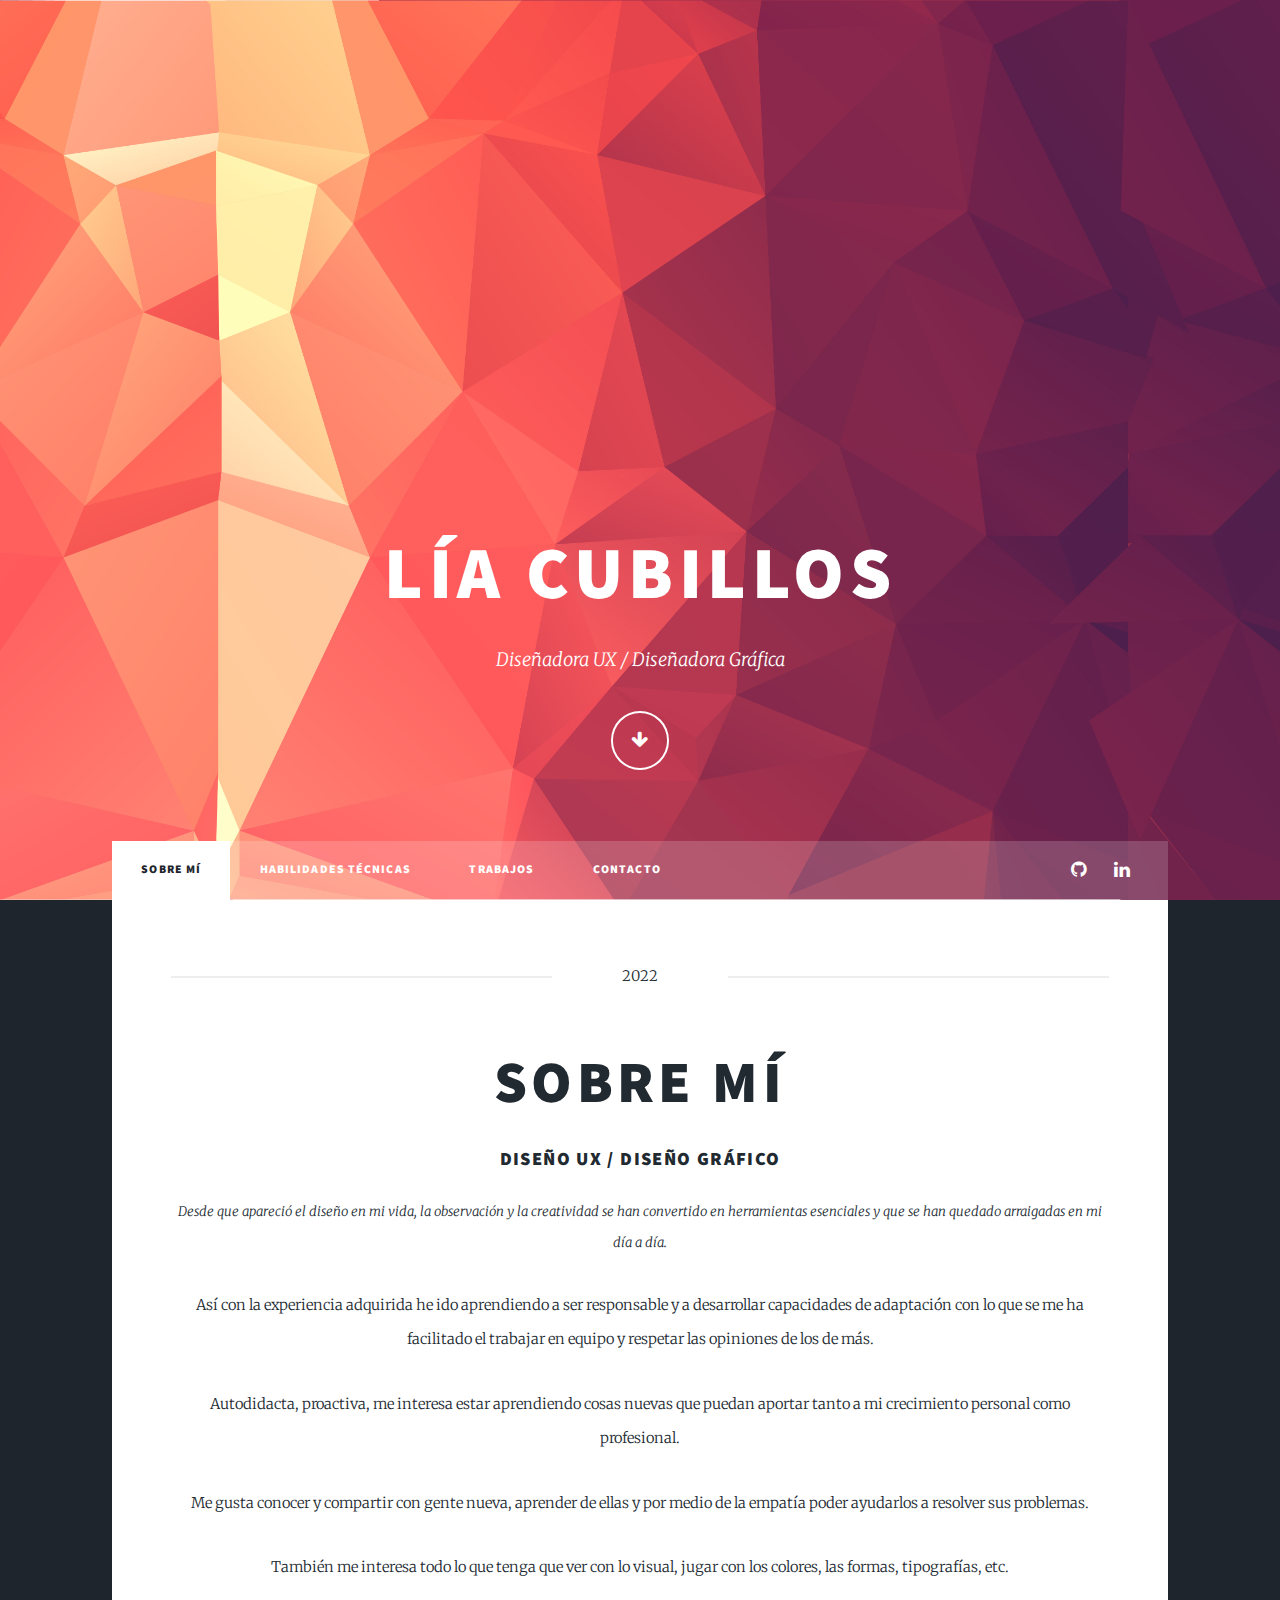
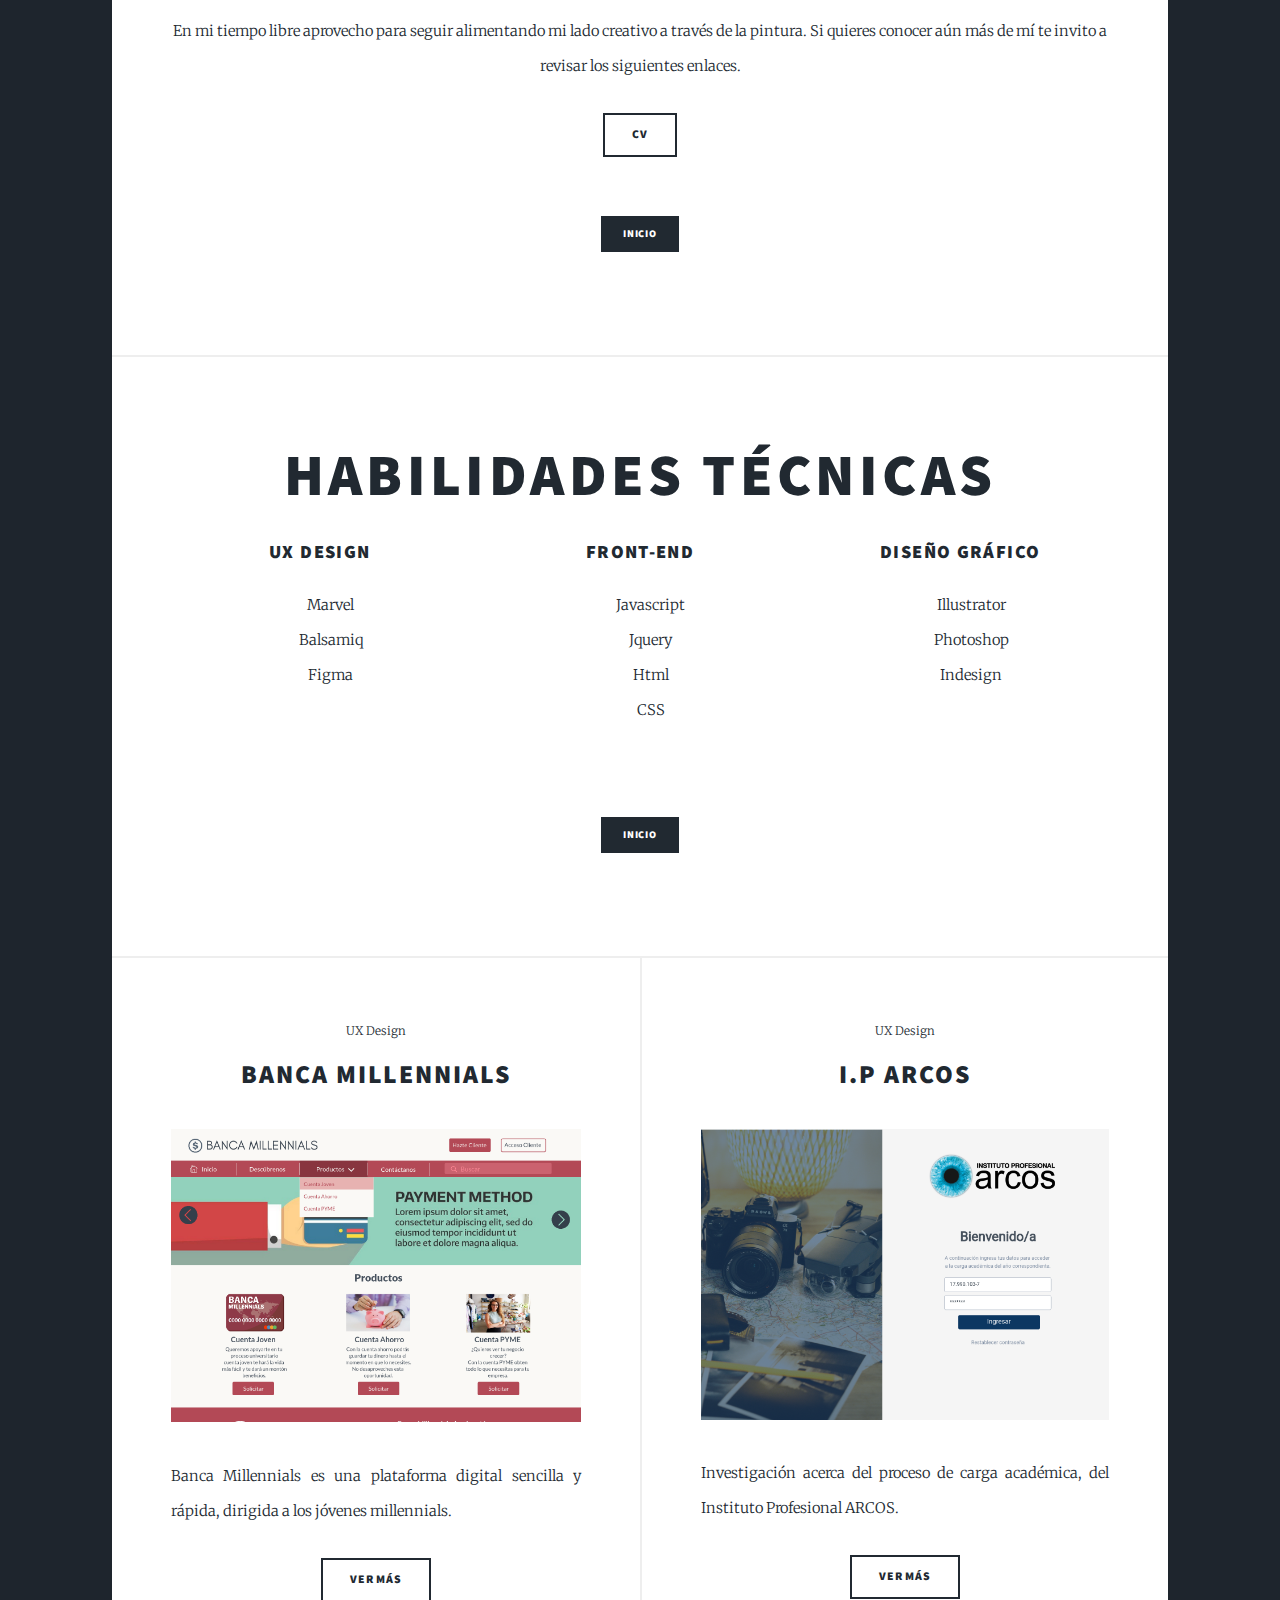
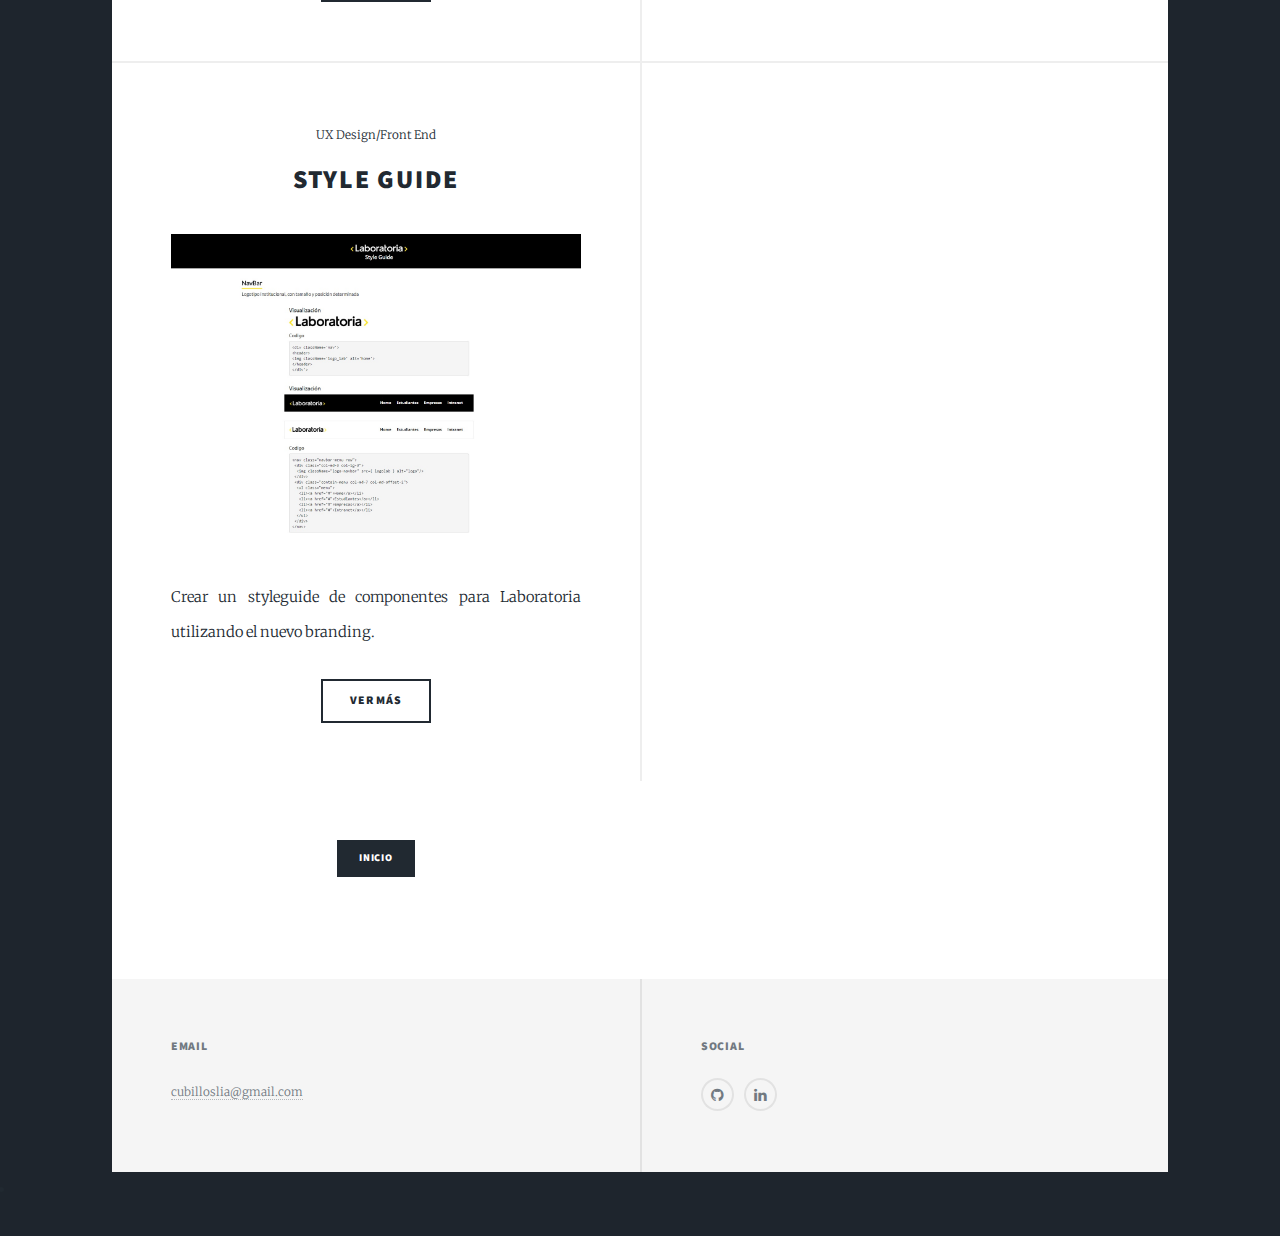
<file: index.html>
<!DOCTYPE HTML>
<html>
	<head>
		<title>Portafolio</title>
		<meta charset="utf-8" />
		<meta name="viewport" content="width=device-width, initial-scale=1, user-scalable=no" />
		<link rel="stylesheet" href="assets/css/main.css" />
		<noscript><link rel="stylesheet" href="assets/css/noscript.css" /></noscript>
	</head>
	<body class="is-loading">

		<!-- Wrapper -->
			<div id="wrapper" class="fade-in">

				<!-- Intro -->
					<div id="intro">
						<h1>Lía Cubillos</h1>
						<p>Diseñadora UX / Diseñadora Gráfica</p>
						<ul class="actions">
							<li><a href="#header" class="button icon solo fa-arrow-down scrolly">Continue</a></li>
						</ul>
					</div>

				<!-- Header -->
					<header id="header">
						<a href="index.html" class="logo">Lía</a>
					</header>

				<!-- Nav -->
					<nav id="nav">
						<ul class="links">
							<li class="active"><a href="#about">Sobre mí</a></li>
							<li><a href="#skills">Habilidades técnicas</a></li>
							<li><a href="#works">Trabajos</a></li>
							<li><a href="#footer">Contacto</a></li>
						</ul>
						<ul class="icons">
							<li><a href="https://github.com/cubillosarteaga" class="icon fa-github"><span class="label">Github</span></a></li>
							<li><a href="www.linkedin.com/in/liacubillos" class="icon fa-linkedin"><span class="label">Linkedin</span></a></li>
						</ul>
					</nav>

				<!-- Main -->
					<div id="main">

						<!-- Featured Post -->
							<article class="post featured">
								<header class="major">
									<span class="date">2022</span>
									<h2 id="about">Sobre mí<br /></h2>
									<h3>Diseño UX / Diseño Gráfico</h3>
									<p>Desde que apareció el diseño en mi vida, la observación y la creatividad se han convertido en herramientas esenciales y que se han quedado arraigadas en mi día a día.</p>
									<p class="parragraph">Así con la experiencia adquirida he ido aprendiendo a ser responsable y a desarrollar capacidades de adaptación con lo que se me ha facilitado el trabajar en equipo y respetar las opiniones de los de más.</p>
									<p class="parragraph">Autodidacta, proactiva, me interesa estar aprendiendo cosas nuevas que puedan aportar tanto a mi crecimiento personal como profesional. </p>
									<p class="parragraph">Me gusta conocer y compartir con gente nueva, aprender de ellas y por medio de la empatía poder ayudarlos a resolver sus problemas. </p>
									<p class="parragraph">También me interesa todo lo que tenga que ver con lo visual, jugar con los colores, las formas, tipografías, etc. </p>
									<p class="parragraph">En mi tiempo libre aprovecho para seguir alimentando mi lado creativo a través de la pintura. Si quieres conocer aún más de mí te invito a revisar los siguientes enlaces.</p>
								<a href="cv.html" class="button">CV</a>
								</header>
								<ul class="actions">
							<li><a href="#header" class="button special fit small">Inicio</a></li></li></li>
						</ul>
							</article>
							<article class="post featured" id="skills">
								<header class="major">
									<h2>Habilidades Técnicas<br /></h2>
									<div class="row">
										<div class="4u 12u$(small)">

											<h3>UX Design</h3>
											<ul class="alt">
												<li>Marvel</li>
												<li>Balsamiq</li>
												<li>Figma</li>
											</ul>
										</div>
										<div class="4u 12u$(small)">
											<h3>Front-End</h3>
												<ul class="alt">
													<li>Javascript</li>
													<li>Jquery</li>
													<li>Html</li>
													<li>CSS</li>
												</ul>
											</div>
											<div class="4u 12u$(small)">
											<h3>Diseño Gráfico</h3>
												<ul class="alt">
													<li>Illustrator</li>
													<li>Photoshop</li>
													<li>Indesign</li>
												</ul>
											</div>
										</div>
								</header>
								<ul class="actions">
							<li><a href="#header" class="button special fit small">Inicio</a></li></li>
						</ul>
							</article>

						<!-- Posts -->
							<section class="posts" id="works">
								
								<article>

									<header>
										<span class="date">UX Design</span>
										<h2><a href="#">Banca Millennials<br /></a></h2>
									</header>
									<a href="banca.html" class="image fit"><img src="images/home.png" alt="" /></a>
									<p>Banca Millennials es una plataforma digital sencilla y rápida, dirigida a los jóvenes millennials. </p>
									<ul class="actions">
										<li><a href="banca.html" class="button">Ver más</a></li>
									</ul>
								</article>
								<article>
									<header>
										<span class="date">UX Design</span>
										<h2><a href="#">I.P ARCOS<br /></a></h2>
									</header>
									<a href="arcos.html" class="image fit"><img src="images/ima1.png" alt="" /></a>
									<p>Investigación acerca del proceso de carga académica, del Instituto Profesional ARCOS.</p>
									<ul class="actions">
										<li><a href="arcos.html" class="button">Ver más</a></li>
									</ul>
								</article>
								<article>
									<header>
										<span class="date">UX Design/Front End</span>
										<h2><a href="#">Style Guide<br /></a></h2>
									</header>
									<a href="#" class="image fit"><img src="images/print1.jpg" alt="" /></a>
									<p>Crear un styleguide de componentes para Laboratoria utilizando el nuevo branding.</p>
									<ul class="actions">
										<li><a href="guide.html" class="button">Ver más</a></li>
									</ul>
								</article>
								<article>
									
								</article>
								<ul class="actions">
									<li><a href="#header" class="button special fit small">Inicio</a></li></li></li>
								</ul>
							</section>
							
						
						
					</div>

				<!-- Footer -->
					<footer id="footer">
							<section>
								<h3>Email</h3>
								<p><a href="#">cubilloslia@gmail.com</a></p>
							</section>
							<section>
								<h3>Social</h3>
								<ul class="icons alt">
									<li><a href="https://github.com/cubillosarteaga" class="icon alt fa-github"><span class="label">GitHub</span></a></li>
									<li><a href="www.linkedin.com/in/liacubillos" class="icon alt fa-linkedin"><span class="label">Linkedin</span></a></li>
								</ul>
							</section>
						</section>
					</footer>

				<!-- Copyright -->
					<div>
						<ul><li></a></li></ul>
					</div>

			</div>

		<!-- Scripts -->
			<script src="assets/js/jquery.min.js"></script>
			<script src="assets/js/jquery.scrollex.min.js"></script>
			<script src="assets/js/jquery.scrolly.min.js"></script>
			<script src="assets/js/skel.min.js"></script>
			<script src="assets/js/util.js"></script>
			<script src="assets/js/main.js"></script>

	</body>
</html>
</file>
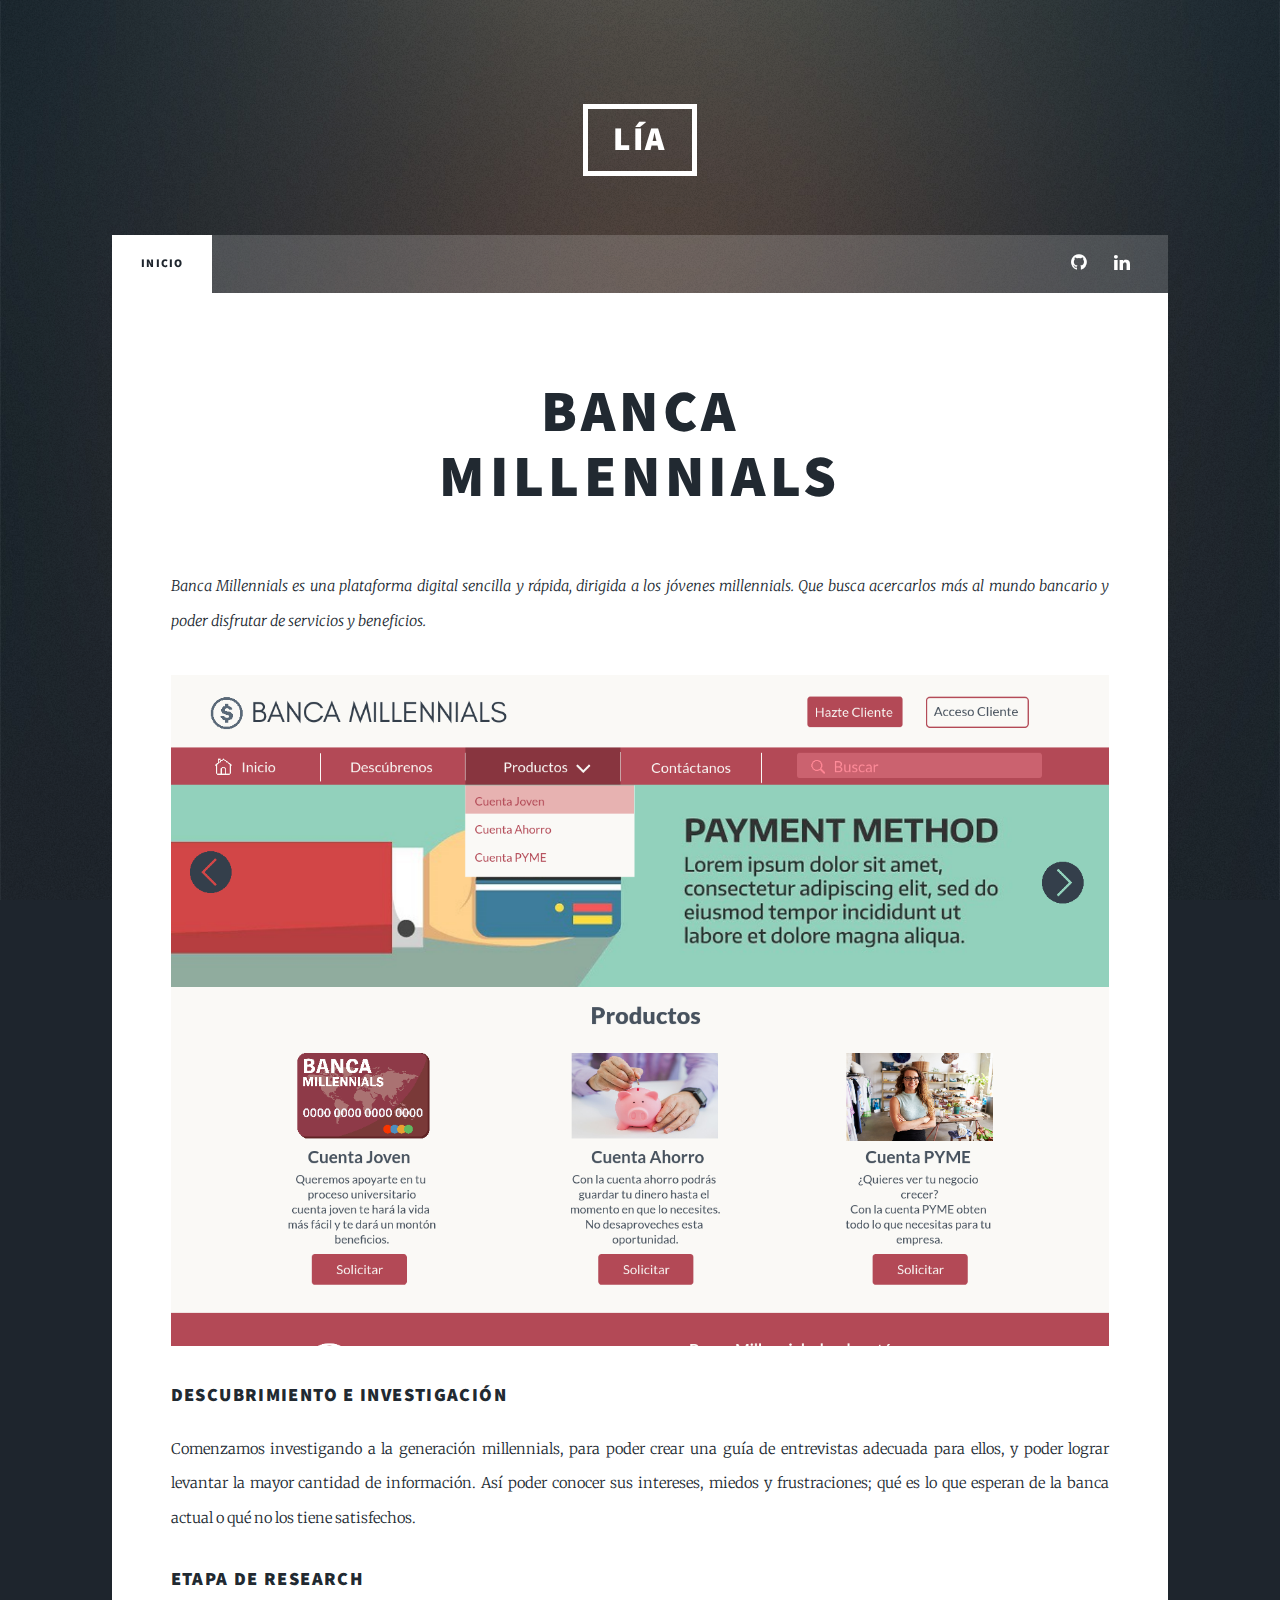
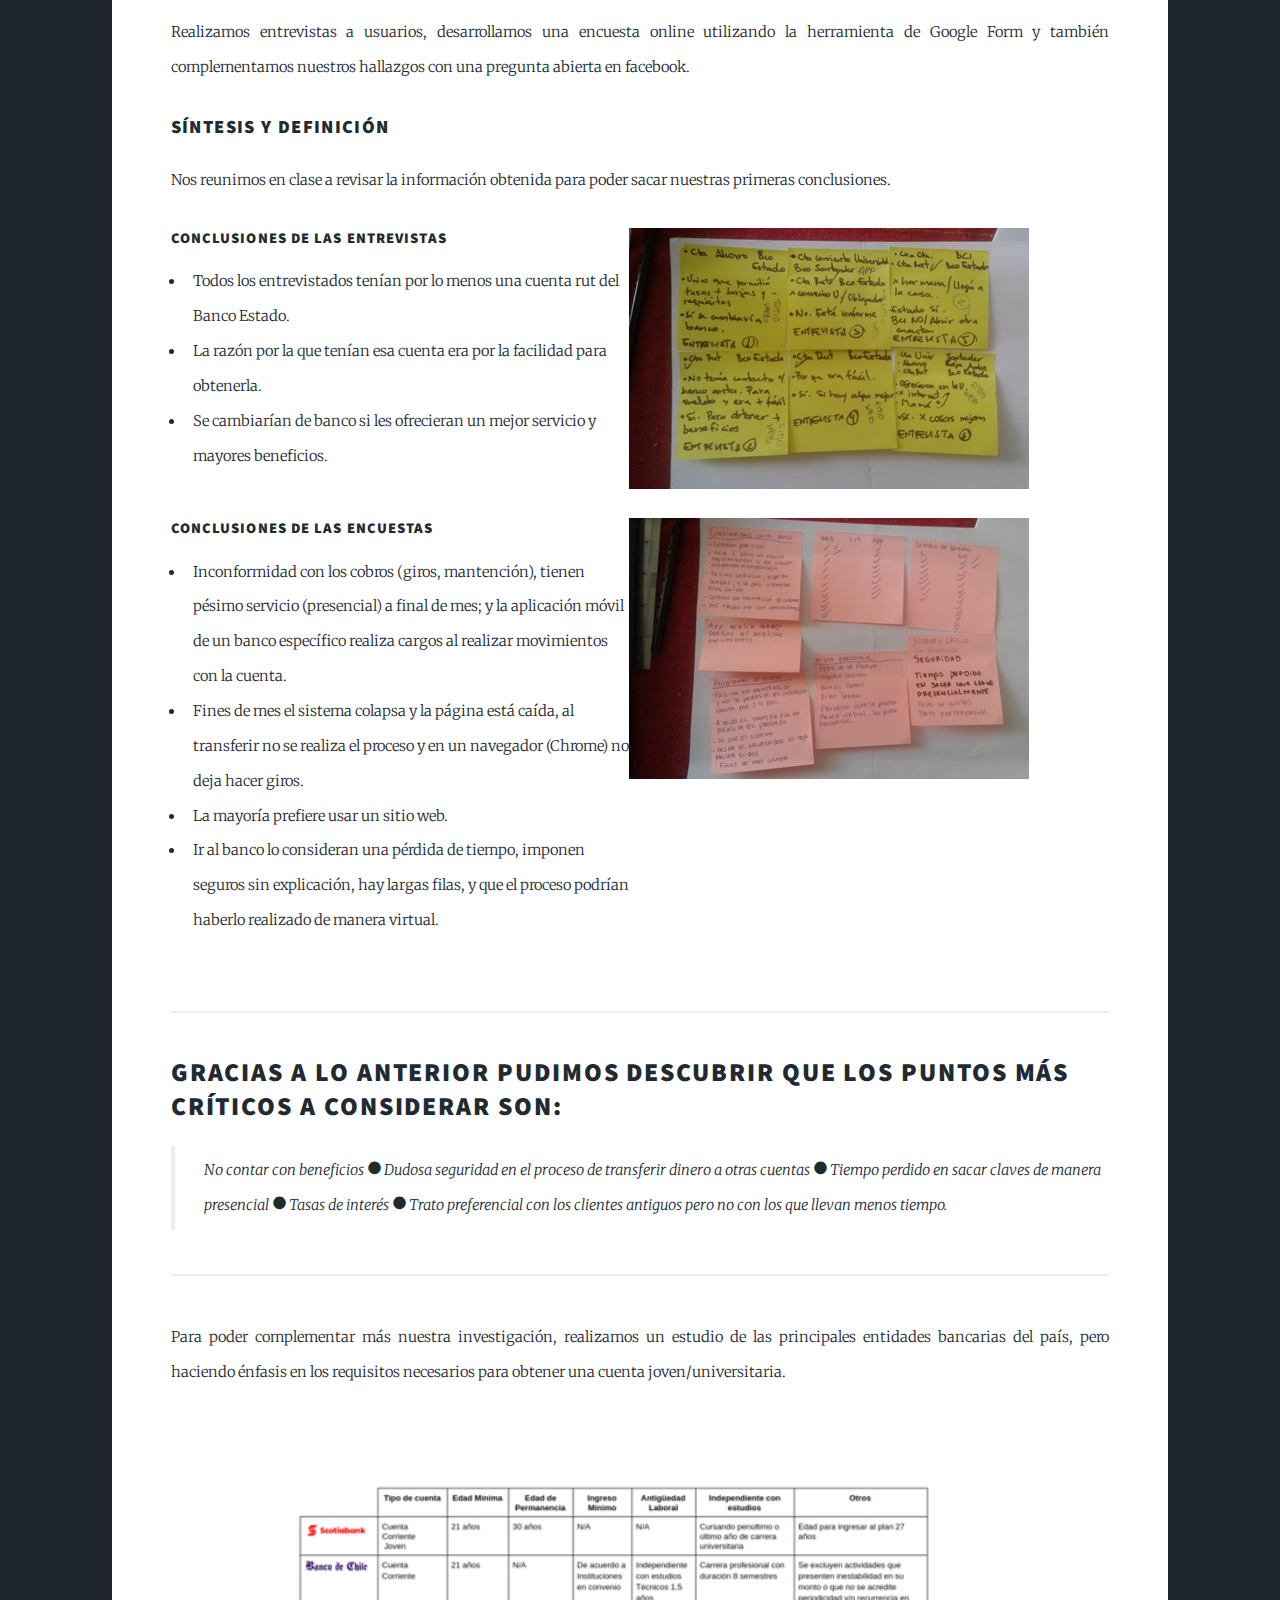
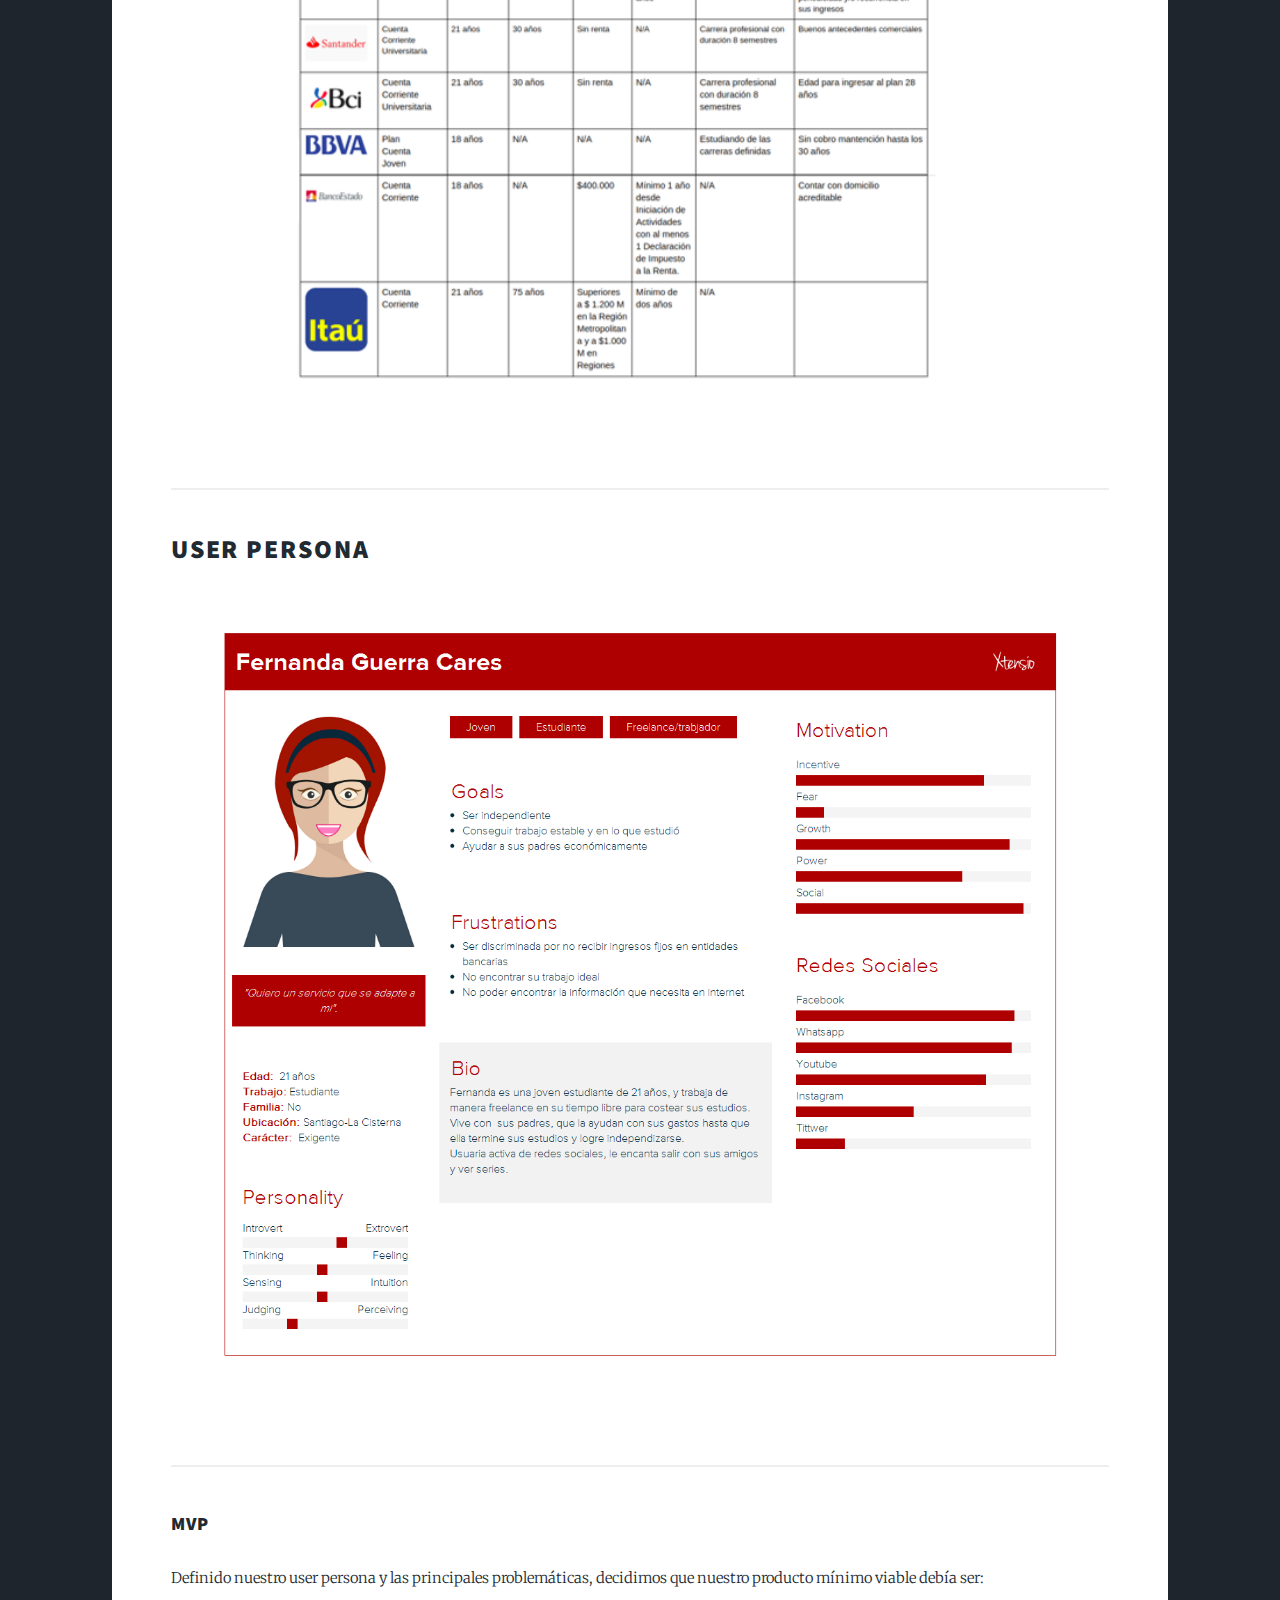
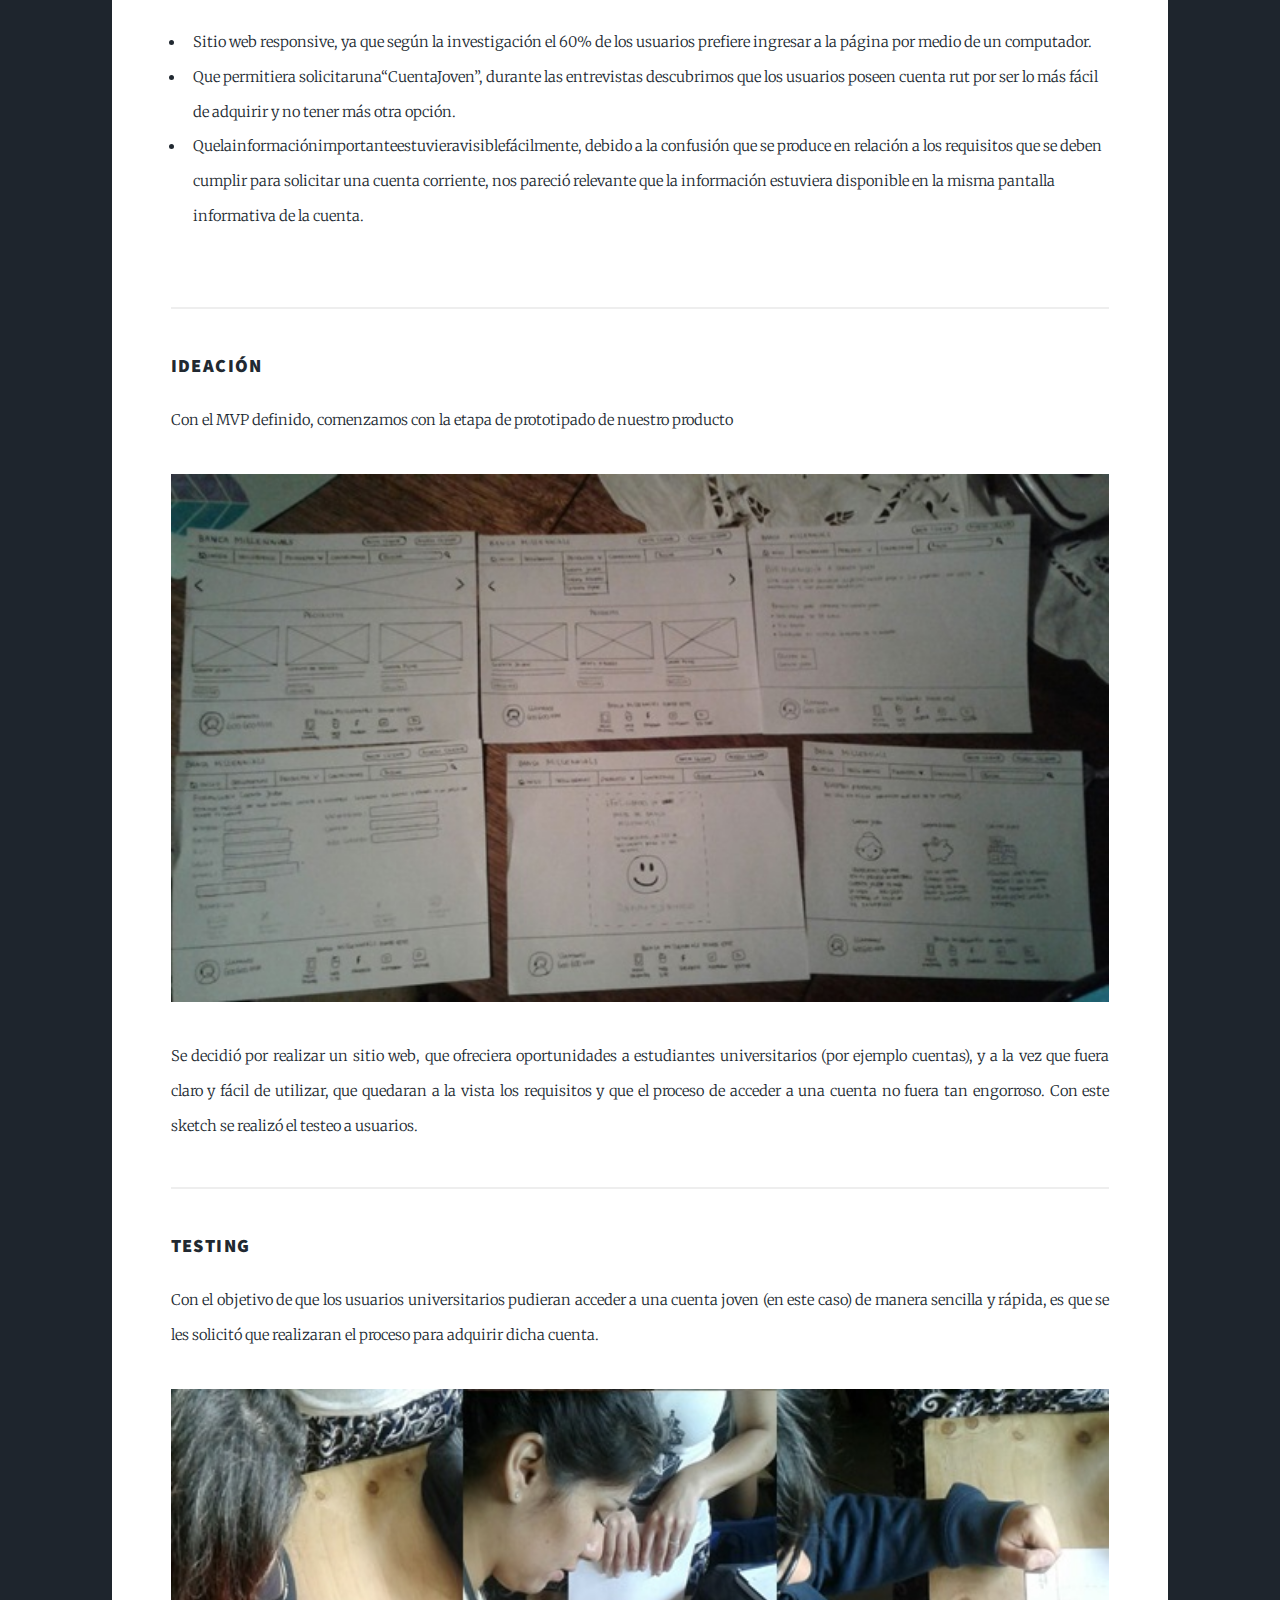
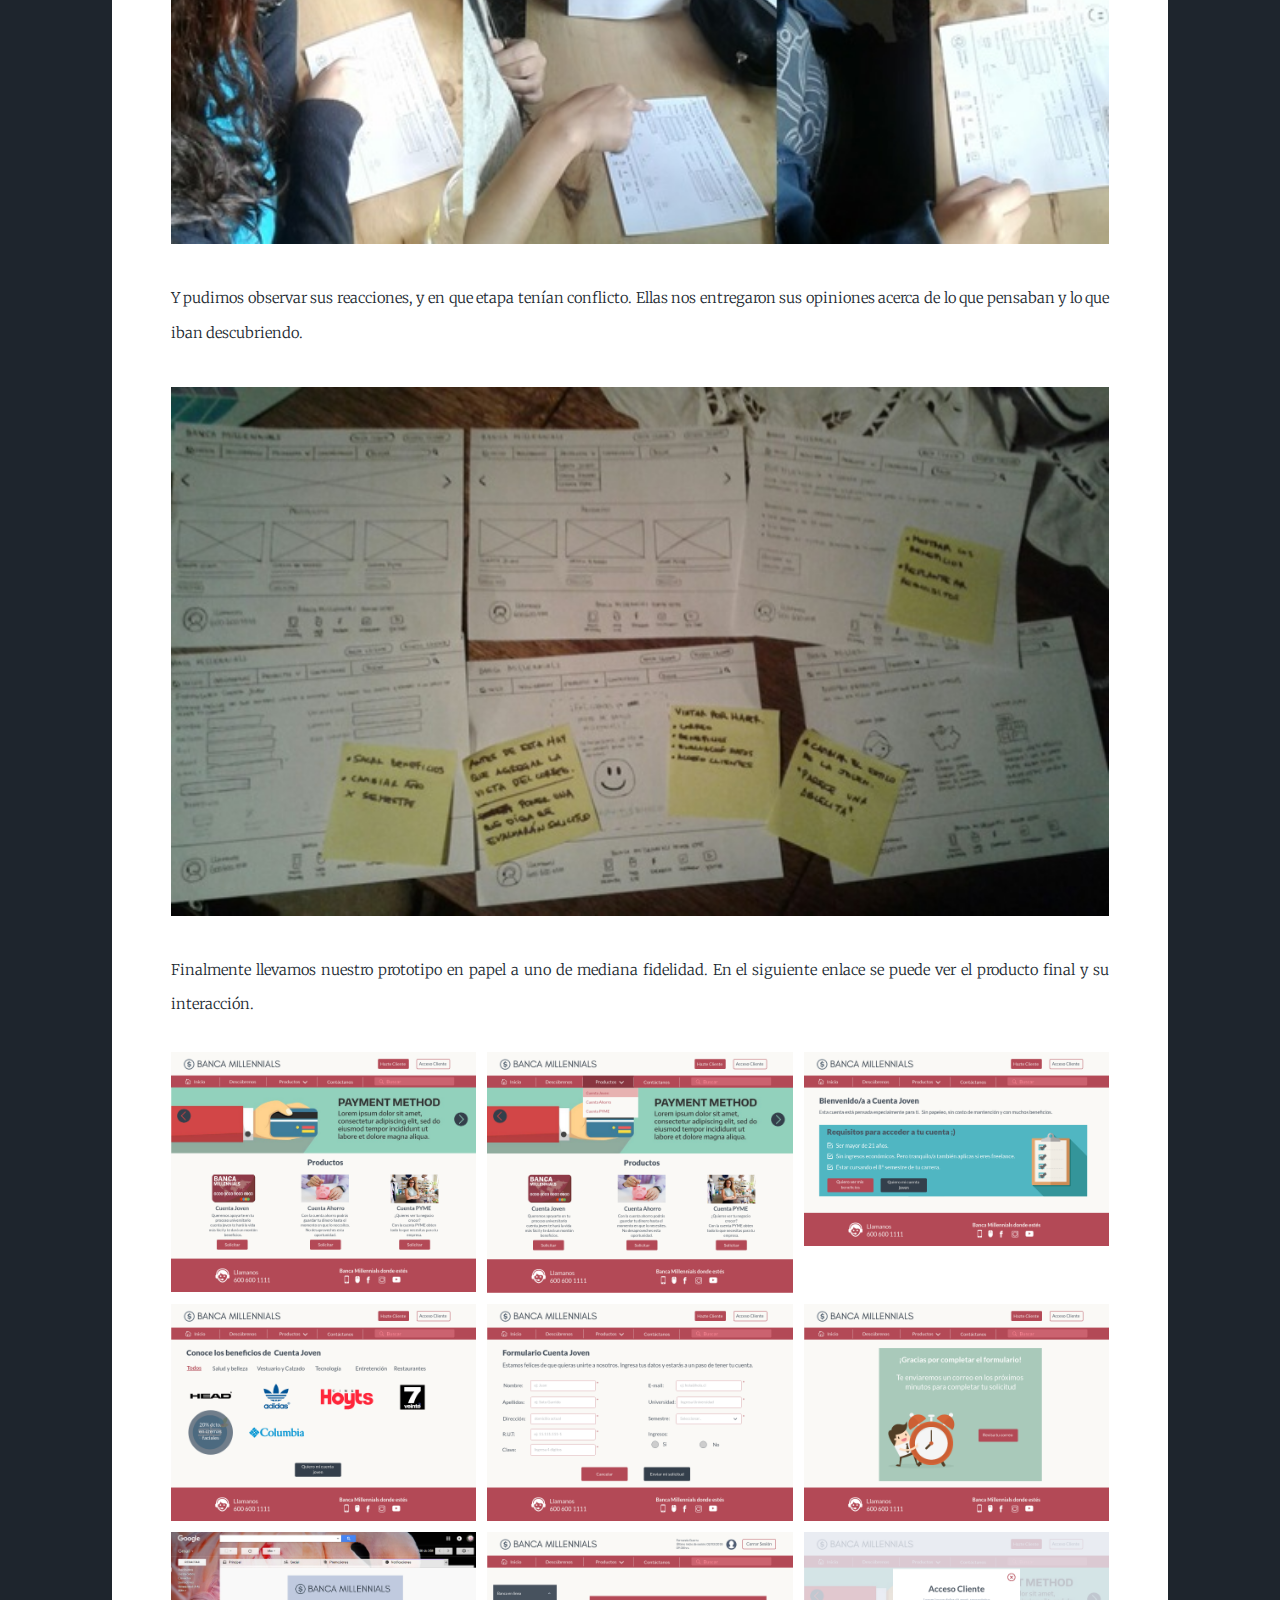
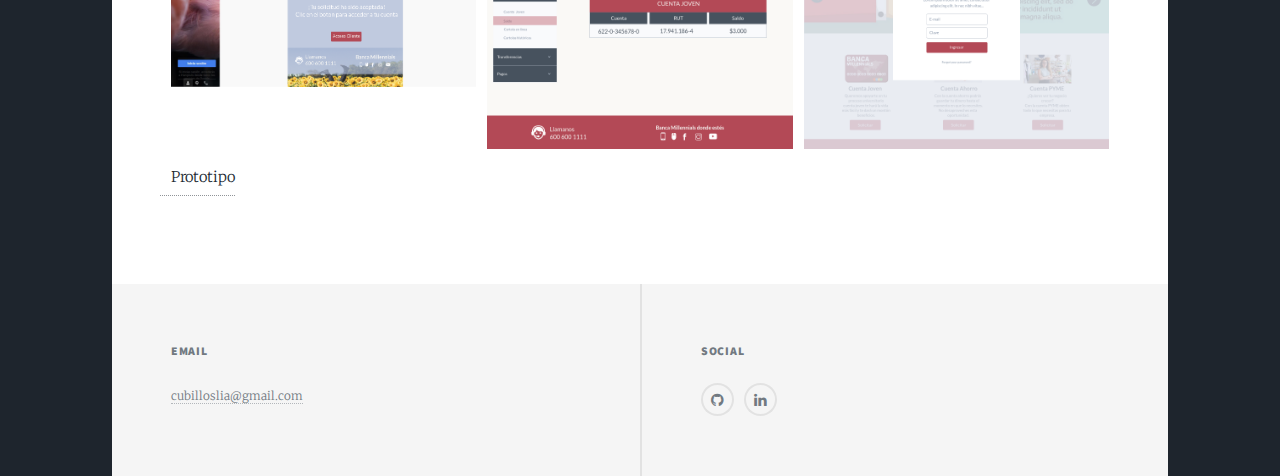
<file: banca.html>
<!DOCTYPE HTML>
<html>
	<head>
		<title>Banca</title>
		<meta charset="utf-8" />
		<meta name="viewport" content="width=device-width, initial-scale=1, user-scalable=no" />
		<link rel="stylesheet" href="assets/css/main.css" />
		<noscript><link rel="stylesheet" href="assets/css/noscript.css" /></noscript>
	</head>
	<body class="is-loading">

		<!-- Wrapper -->
			<div id="wrapper">

				<!-- Header -->
					<header id="header">
						<a href="index.html" class="logo">Lía</a>
					</header>

				<!-- Nav -->
					<nav id="nav">
						<ul class="links">
							<li class="active"><a href="index.html">Inicio</a></li>
						</ul>
						<ul class="icons">
							<li><a href="https://github.com/cubillosarteaga" class="icon fa-github"><span class="label">Github</span></a></li>
							<li><a href="www.linkedin.com/in/liacubillos" class="icon fa-linkedin"><span class="label">Linkedin</span></a></li>
						</ul>
					</nav>
					<div id="main">
						<section class="post">
							<header class="major">
								<h1>Banca<br />
									Millennials</h1>
							</header>
							<header>
									<p>Banca Millennials es una plataforma digital sencilla y rápida, dirigida a los jóvenes millennials. Que busca acercarlos más al mundo bancario y poder disfrutar de servicios y beneficios.</p>
								</header>
									<span class="image fit"><img src="images/home.png" alt="" /></span>
									<header>
										<h3>Descubrimiento e Investigación</h3>
									</header>
									<p>Comenzamos investigando a la generación millennials, para poder crear una ​guía de entrevistas​ adecuada para ellos, y poder lograr levantar la mayor cantidad de información. Así poder conocer sus intereses, miedos y frustraciones; qué es lo que esperan de la banca actual o qué no los tiene satisfechos.</p>
									<header>
										<h3>Etapa de Research</h3>
									</header>
									<p>Realizamos entrevistas a usuarios, desarrollamos una encuesta online utilizando la herramienta de Google Form y también complementamos nuestros hallazgos con una pregunta abierta en facebook. </p>
									<header>
										<h3>Síntesis y Definición</h3>
									</header>
									<p>Nos reunimos en clase a revisar la información obtenida para poder sacar nuestras primeras conclusiones. </p>
									<div class="row">
										<div class="6u 12u$(small)">
											<h4>Conclusiones de las entrevistas</h4>
												<ul>
													<li>Todos los entrevistados tenían por lo menos una cuenta rut del Banco Estado.</li>
													<li>La razón por la que tenían esa cuenta era por la facilidad para obtenerla.</li>
													<li>Se cambiarían de banco si les ofrecieran un mejor servicio y mayores beneficios.</li>
												</ul>
										</div>
										<div class="box alt">
											<div class="row 50% uniform">
												<div class="12u"><span class="image fit"><img src="images/1.jpg" alt="" /></span>
												</div>
											</div>
										</div>
										
									</div>
									<div class="row">
										<div class="6u 12u$(small)">
											<h4>Conclusiones de las encuestas</h4>
												<ul>
													<li>Inconformidad con los cobros (giros, mantención), tienen pésimo servicio (presencial) a final de mes; y la aplicación móvil de un banco específico realiza cargos al realizar movimientos con la cuenta. </li>
													<li>Fines de mes el sistema colapsa y la página está caída, al transferir no se realiza el proceso y en un navegador (Chrome) no deja hacer giros.</li>
													<li>La mayoría prefiere usar un sitio web.</li>
													<li> Ir al banco lo consideran una pérdida de tiempo, imponen seguros sin explicación, hay largas filas, y que el proceso podrían haberlo realizado de manera virtual.</li>
												</ul>
										</div>
										<div class="box alt">
											<div class="row 50% uniform">
												<div class="12u"><span class="image fit"><img src="images/2.jpg" alt="" /></span>
												</div>
											</div>
										</div>
										
									</div>
					
									<hr />

								<!-- Blockquote -->
									<h2>Gracias a lo anterior pudimos descubrir que los puntos más críticos a considerar son:</h2>
									<blockquote> No contar con beneficios ● Dudosa seguridad en el proceso de transferir dinero a otras cuentas ● Tiempo perdido en sacar claves de manera presencial ● Tasas de interés ● Trato preferencial con los clientes antiguos pero no con los que llevan menos tiempo.</blockquote>

									<hr />
									<p>Para poder complementar más nuestra investigación, realizamos un estudio de las principales entidades bancarias del país, pero haciendo énfasis en los requisitos necesarios para obtener una cuenta joven/universitaria.</p>
									<div class="box alt">
											<div class="row 50% uniform">
												<div class="12u"><span class="image fit"><img src="images/benchmark.png" alt="" /></span>
												</div>
											</div>
										</div>
										
										<hr />
										<h2>User Persona</h2>
										<span class="image fit"><img src="images/4.png" alt="" /></span>
									
									<hr />
									<header>
										<h3>MVP</h3>
									</header>
									<p>Definido nuestro user persona y las principales problemáticas, decidimos que nuestro producto mínimo viable debía ser:</p>
									<div class="row">
										<div class="12u 12u$(medium)">
											<ul>
												<li> ​Sitio web responsive, ya que según la investigación el 60% de los usuarios prefiere ingresar a la página por medio de un computador. </li>
												<li>Que permitiera solicitaruna“CuentaJoven”, durante las entrevistas descubrimos que los usuarios poseen cuenta rut por ser lo más fácil de adquirir y no tener más otra opción.</li>
												<li>Quelainformaciónimportanteestuvieravisiblefácilmente, debido a la confusión que se produce en relación a los requisitos que se deben cumplir para solicitar una cuenta corriente, nos pareció relevante que la información estuviera disponible en la misma pantalla informativa de la cuenta. </li>
											</ul>
										</div>
									</div>

									<hr />
									<header>
										<h3>Ideación</h3>
									</header>
									<p>Con el MVP definido, comenzamos con la etapa de prototipado de nuestro producto</p>

									<span class="image fit"><img src="images/5.jpg" alt="" /></span>
									<p>Se decidió por realizar un sitio web, que ofreciera oportunidades a estudiantes universitarios (por ejemplo cuentas), y a la vez que fuera claro y fácil de utilizar, que quedaran a la vista los requisitos y que el proceso de acceder a una cuenta no fuera tan engorroso. Con este sketch se realizó el testeo a usuarios.</p>

									<hr />
									<header>
										<h3>Testing</h3>
									</header>
									<p>Con el objetivo de que los usuarios universitarios pudieran acceder a una cuenta joven (en este caso) de manera sencilla y rápida, es que se les solicitó que realizaran el proceso para adquirir dicha cuenta.</p>
									<span class="image fit"><img src="images/6.jpg" alt="" /></span>
									<p>Y pudimos observar sus reacciones, y en que etapa tenían conflicto. Ellas nos entregaron sus opiniones acerca de lo que pensaban y lo que iban descubriendo.</p>
									<span class="image fit"><img src="images/7.jpg" alt="" /></span>
									<p>Finalmente llevamos nuestro prototipo en papel a uno de mediana fidelidad. En el siguiente enlace se puede ver el producto final y su interacción. </p>
									<div class="box alt">
										<div class="row 50% uniform">
											<div class="4u"><span class="image fit"><img src="images/8.png" alt="" /></span></div>
											<div class="4u"><span class="image fit"><img src="images/9.png" alt="" /></span></div>
											<div class="4u$"><span class="image fit"><img src="images/10.png" alt="" /></span></div>
											<!-- Break -->
											<div class="4u"><span class="image fit"><img src="images/11.png" alt="" /></span></div>
											<div class="4u"><span class="image fit"><img src="images/12.png" alt="" /></span></div>
											<div class="4u$"><span class="image fit"><img src="images/13.png" alt="" /></span></div>
											<!-- Break -->
											<div class="4u"><span class="image fit"><img src="images/14.png" alt="" /></span></div>
											<div class="4u"><span class="image fit"><img src="images/15.png" alt="" /></span></div>
											<div class="4u$"><span class="image fit"><img src="images/16.png" alt="" /></span></div>
											<a href="https://marvelapp.com/616i1ai/screen/39145603">Prototipo<br /></a>
										</div>
									</div>
								</div>
								</section>
							

							
								<footer id="footer">
									<section>
										<h3>Email</h3>
										<p><a href="#">cubilloslia@gmail.com</a></p>
									</section>
									<section>
										<h3>Social</h3>
											<ul class="icons alt">
												<li><a href="https://github.com/cubillosarteaga" class="icon alt fa-github"><span class="label">GitHub</span></a></li>
												<li><a href="www.linkedin.com/in/liacubillos" class="icon alt fa-linkedin"><span class="label">Linkedin</span></a></li>
											</ul>
									</section>
								</footer>
		<!-- Scripts -->
			<script src="assets/js/jquery.min.js"></script>
			<script src="assets/js/jquery.scrollex.min.js"></script>
			<script src="assets/js/jquery.scrolly.min.js"></script>
			<script src="assets/js/skel.min.js"></script>
			<script src="assets/js/util.js"></script>
			<script src="assets/js/main.js"></script>

	</body>
</html>
</file>
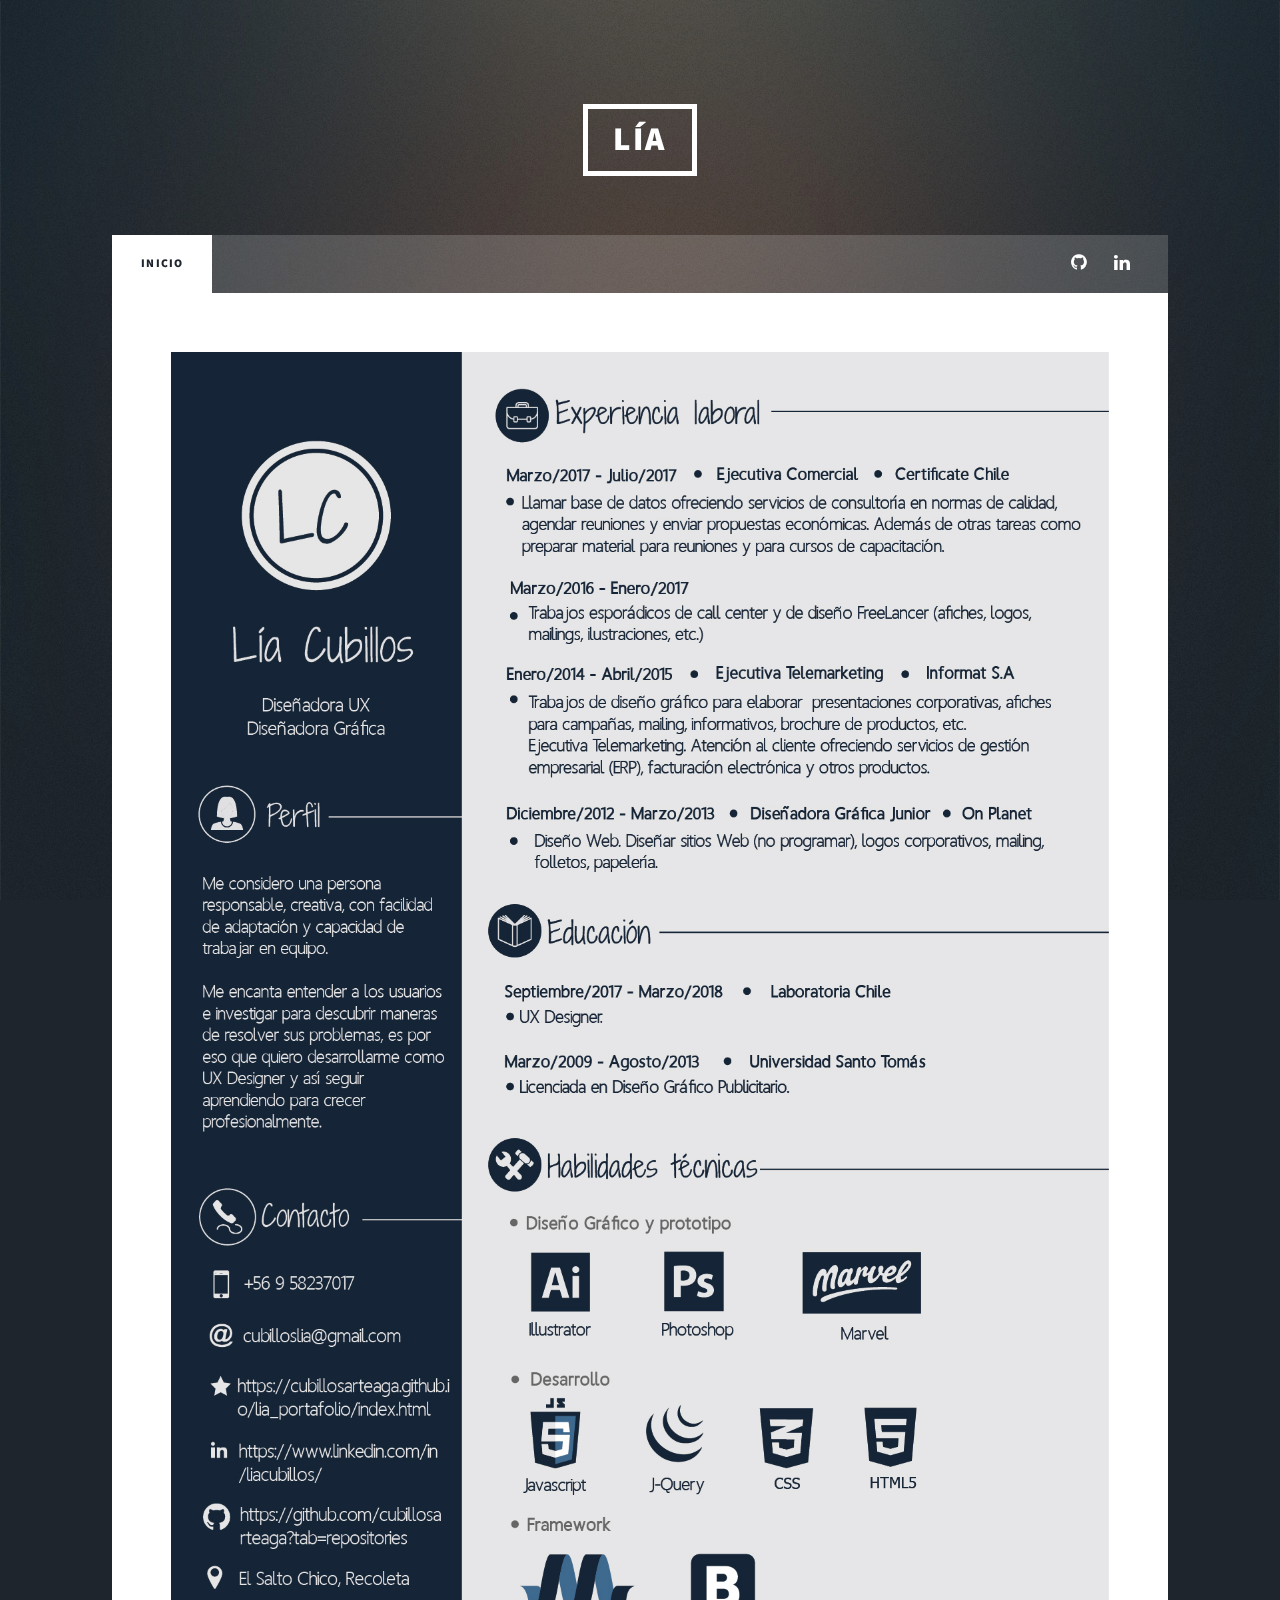
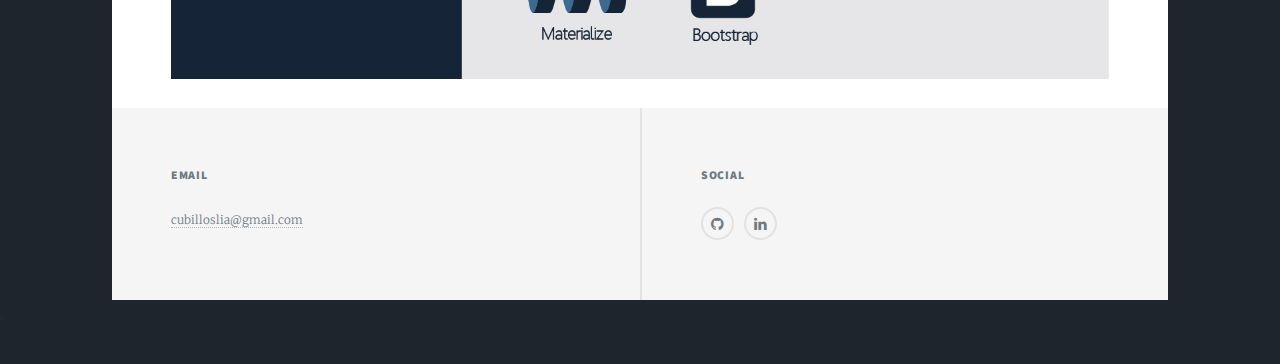
<file: cv.html>
<!DOCTYPE HTML>
<!--
	Massively by HTML5 UP
	html5up.net | @ajlkn
	Free for personal and commercial use under the CCA 3.0 license (html5up.net/license)
-->
<html>
	<head>
		<title>CV</title>
		<meta charset="utf-8" />
		<meta name="viewport" content="width=device-width, initial-scale=1, user-scalable=no" />
		<link rel="stylesheet" href="assets/css/main.css" />
		<noscript><link rel="stylesheet" href="assets/css/noscript.css" /></noscript>
	</head>
	<body class="is-loading">

		<!-- Wrapper -->
			<div id="wrapper">

				<!-- Header -->
					<header id="header">
						<a href="index.html" class="logo">Lía</a>
					</header>

				<!-- Nav -->
					<nav id="nav">
						<ul class="links">
							<li class="active"><a href="index.html">Inicio</a></li>
						</ul>
						<ul class="icons">
							<li><a href="https://github.com/cubillosarteaga" class="icon fa-github"><span class="label">Github</span></a></li>
							<li><a href="www.linkedin.com/in/liacubillos" class="icon fa-linkedin"><span class="label">Linkedin</span></a></li>
						</ul>
					</nav>

				<!-- Main -->
					<div id="main">
								<div class="image main"><img src="images/curriculum.jpg" alt="" /></div>
								
					</div>
					<footer id="footer">
							<section>
								<h3>Email</h3>
								<p><a href="#">cubilloslia@gmail.com</a></p>
							</section>
							<section>
								<h3>Social</h3>
								<ul class="icons alt">
									<li><a href="https://github.com/cubillosarteaga" class="icon alt fa-github"><span class="label">GitHub</span></a></li>
									<li><a href="www.linkedin.com/in/liacubillos" class="icon alt fa-linkedin"><span class="label">Linkedin</span></a></li>
								</ul>
							</section>
						</section>
					</footer>

				<!-- Copyright -->
					<div>
						<ul><li></a></li></ul>
					</div>

			</div>

		<!-- Scripts -->
			<script src="assets/js/jquery.min.js"></script>
			<script src="assets/js/jquery.scrollex.min.js"></script>
			<script src="assets/js/jquery.scrolly.min.js"></script>
			<script src="assets/js/skel.min.js"></script>
			<script src="assets/js/util.js"></script>
			<script src="assets/js/main.js"></script>

	</body>
</html>
</file>
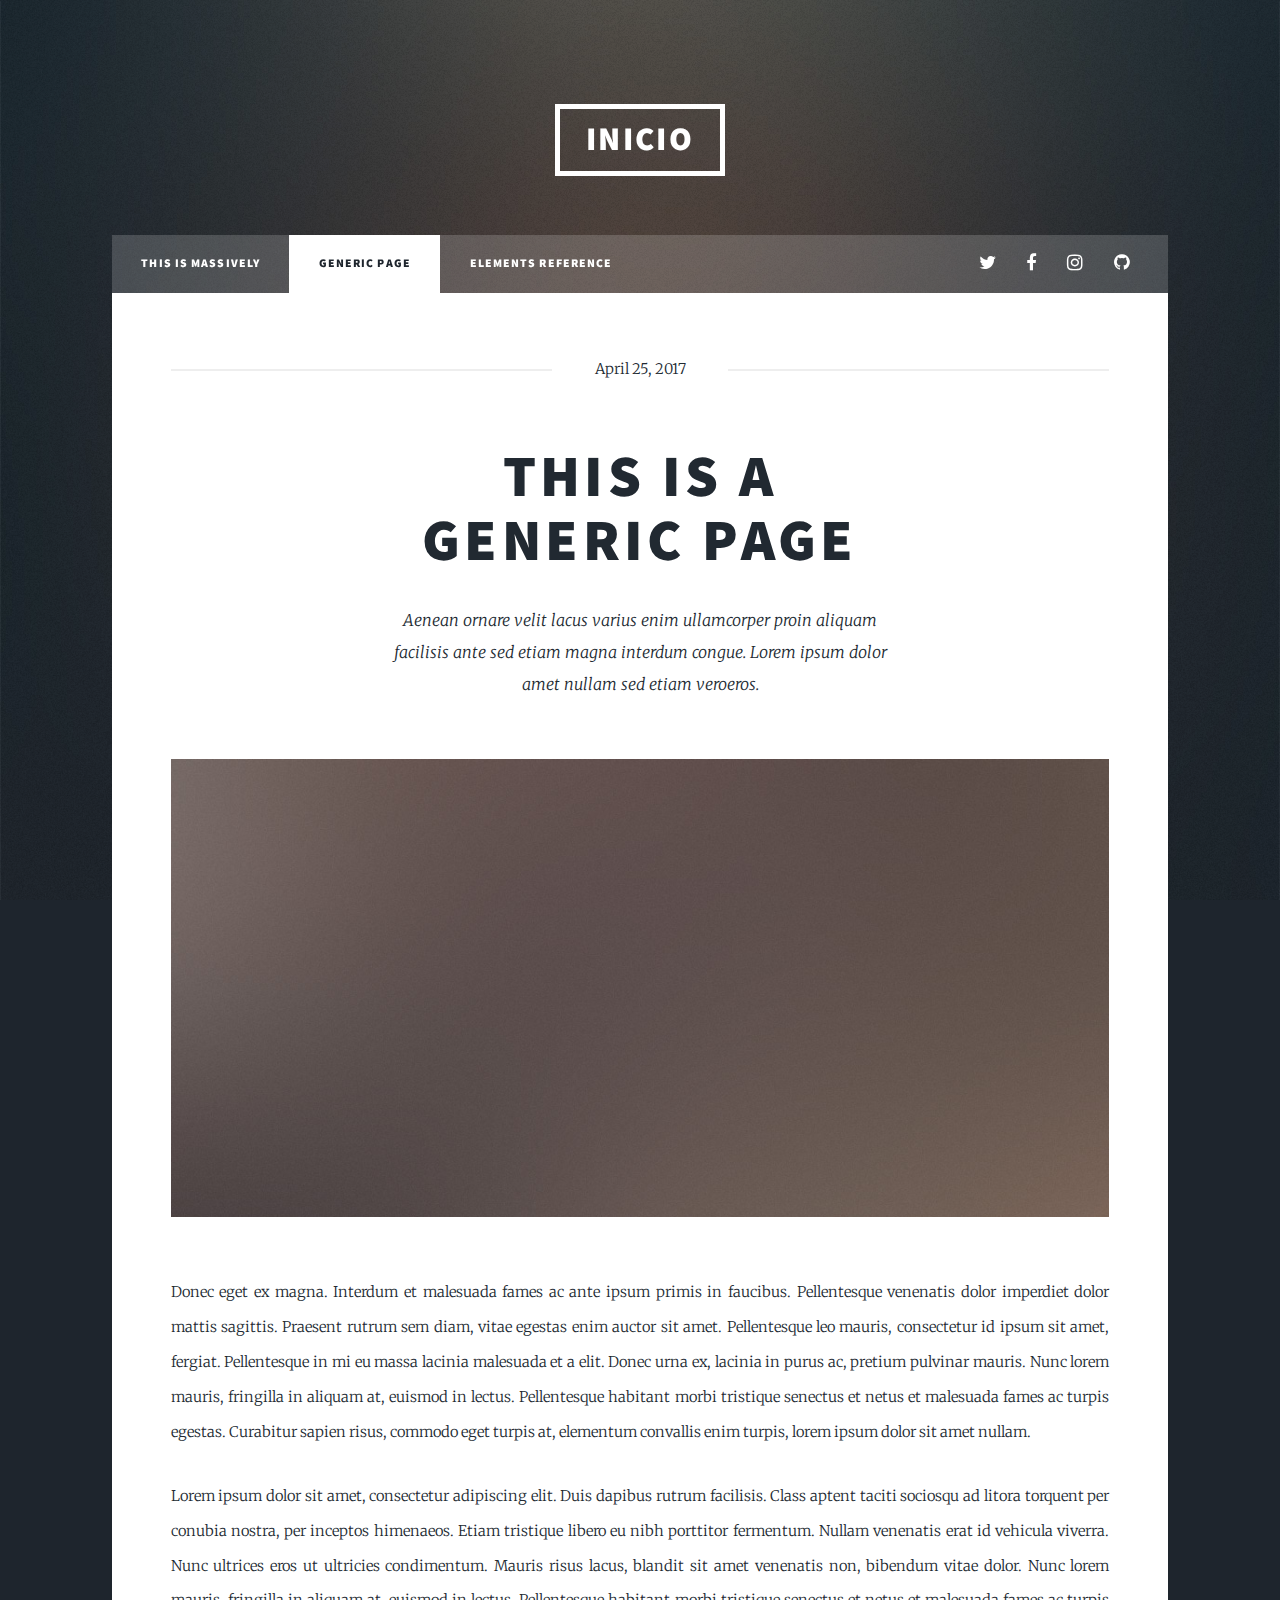
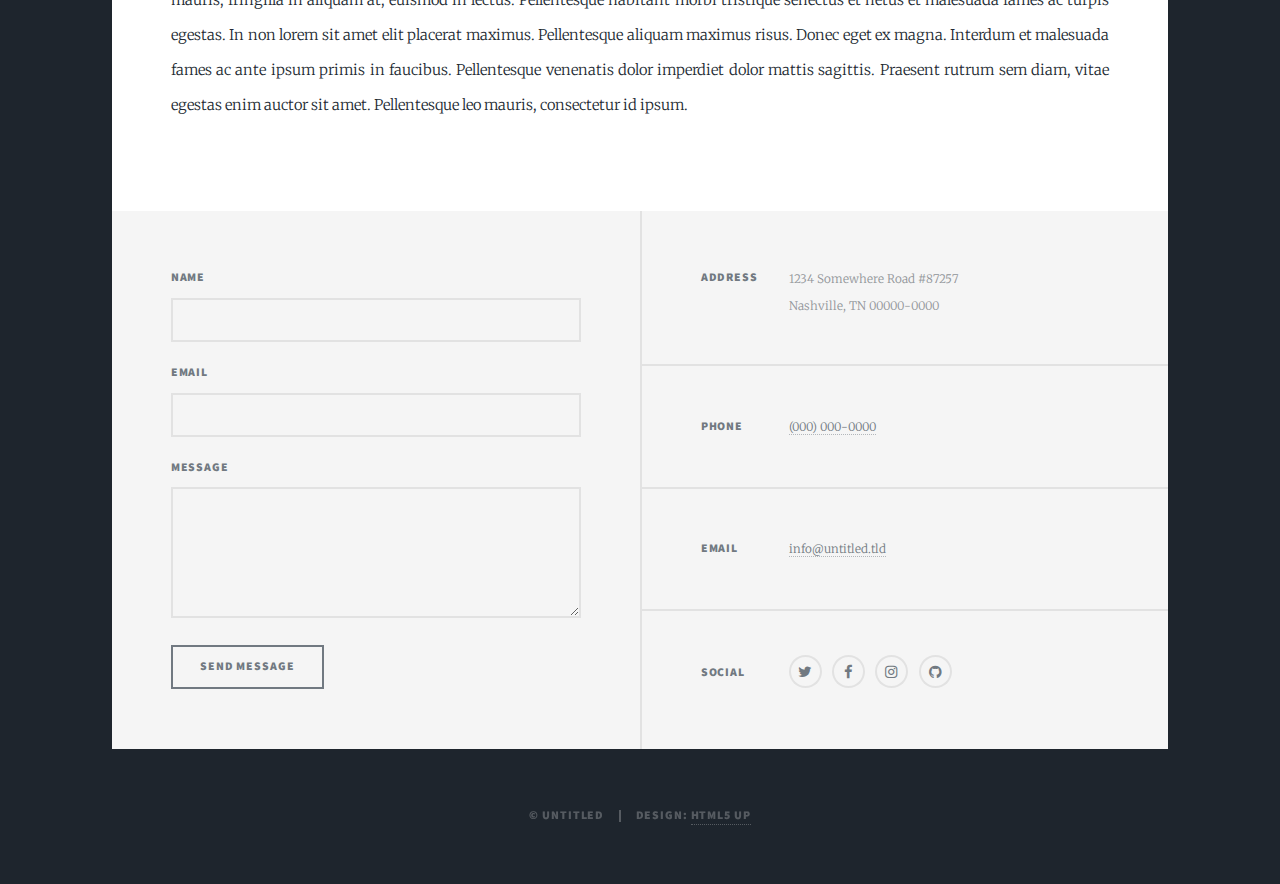
<file: generic.html>
<!DOCTYPE HTML>
<html>
	<head>
		<title>Banca Millennials</title>
		<meta charset="utf-8" />
		<meta name="viewport" content="width=device-width, initial-scale=1, user-scalable=no" />
		<link rel="stylesheet" href="assets/css/main.css" />
		<noscript><link rel="stylesheet" href="assets/css/noscript.css" /></noscript>
	</head>
	<body class="is-loading">

		<!-- Wrapper -->
			<div id="wrapper">
				<header id="header">
					<a href="index.html" class="logo">Inicio</a>
				</header>
				<nav id="nav">
					<ul class="links">
						<li><a href="index.html">This is Massively</a></li>
						<li class="active"><a href="generic.html">Generic Page</a></li>
						<li><a href="elements.html">Elements Reference</a></li>
					</ul>
					<ul class="icons">
						<li><a href="#" class="icon fa-twitter"><span class="label">Twitter</span></a></li>
						<li><a href="#" class="icon fa-facebook"><span class="label">Facebook</span></a></li>
						<li><a href="#" class="icon fa-instagram"><span class="label">Instagram</span></a><li>
						<li><a href="#" class="icon fa-github"><span class="label">GitHub</span></a></li>
						</ul>
					</nav>

				<!-- Main -->
					<div id="main">

						<!-- Post -->
							<section class="post">
								<header class="major">
									<span class="date">April 25, 2017</span>
									<h1>This is a<br />
									Generic Page</h1>
									<p>Aenean ornare velit lacus varius enim ullamcorper proin aliquam<br />
									facilisis ante sed etiam magna interdum congue. Lorem ipsum dolor<br />
									amet nullam sed etiam veroeros.</p>
								</header>
								<div class="image main"><img src="images/pic01.jpg" alt="" /></div>
								<p>Donec eget ex magna. Interdum et malesuada fames ac ante ipsum primis in faucibus. Pellentesque venenatis dolor imperdiet dolor mattis sagittis. Praesent rutrum sem diam, vitae egestas enim auctor sit amet. Pellentesque leo mauris, consectetur id ipsum sit amet, fergiat. Pellentesque in mi eu massa lacinia malesuada et a elit. Donec urna ex, lacinia in purus ac, pretium pulvinar mauris. Nunc lorem mauris, fringilla in aliquam at, euismod in lectus. Pellentesque habitant morbi tristique senectus et netus et malesuada fames ac turpis egestas. Curabitur sapien risus, commodo eget turpis at, elementum convallis enim turpis, lorem ipsum dolor sit amet nullam.</p>
								<p>Lorem ipsum dolor sit amet, consectetur adipiscing elit. Duis dapibus rutrum facilisis. Class aptent taciti sociosqu ad litora torquent per conubia nostra, per inceptos himenaeos. Etiam tristique libero eu nibh porttitor fermentum. Nullam venenatis erat id vehicula viverra. Nunc ultrices eros ut ultricies condimentum. Mauris risus lacus, blandit sit amet venenatis non, bibendum vitae dolor. Nunc lorem mauris, fringilla in aliquam at, euismod in lectus. Pellentesque habitant morbi tristique senectus et netus et malesuada fames ac turpis egestas. In non lorem sit amet elit placerat maximus. Pellentesque aliquam maximus risus. Donec eget ex magna. Interdum et malesuada fames ac ante ipsum primis in faucibus. Pellentesque venenatis dolor imperdiet dolor mattis sagittis. Praesent rutrum sem diam, vitae egestas enim auctor sit amet. Pellentesque leo mauris, consectetur id ipsum.</p>
							</section>

					</div>

				<!-- Footer -->
					<footer id="footer">
						<section>
							<form method="post" action="#">
								<div class="field">
									<label for="name">Name</label>
									<input type="text" name="name" id="name" />
								</div>
								<div class="field">
									<label for="email">Email</label>
									<input type="text" name="email" id="email" />
								</div>
								<div class="field">
									<label for="message">Message</label>
									<textarea name="message" id="message" rows="3"></textarea>
								</div>
								<ul class="actions">
									<li><input type="submit" value="Send Message" /></li>
								</ul>
							</form>
						</section>
						<section class="split contact">
							<section class="alt">
								<h3>Address</h3>
								<p>1234 Somewhere Road #87257<br />
								Nashville, TN 00000-0000</p>
							</section>
							<section>
								<h3>Phone</h3>
								<p><a href="#">(000) 000-0000</a></p>
							</section>
							<section>
								<h3>Email</h3>
								<p><a href="#">info@untitled.tld</a></p>
							</section>
							<section>
								<h3>Social</h3>
								<ul class="icons alt">
									<li><a href="#" class="icon alt fa-twitter"><span class="label">Twitter</span></a></li>
									<li><a href="#" class="icon alt fa-facebook"><span class="label">Facebook</span></a></li>
									<li><a href="#" class="icon alt fa-instagram"><span class="label">Instagram</span></a></li>
									<li><a href="#" class="icon alt fa-github"><span class="label">GitHub</span></a></li>
								</ul>
							</section>
						</section>
					</footer>

				<!-- Copyright -->
					<div id="copyright">
						<ul><li>&copy; Untitled</li><li>Design: <a href="https://html5up.net">HTML5 UP</a></li></ul>
					</div>

			</div>

		<!-- Scripts -->
			<script src="assets/js/jquery.min.js"></script>
			<script src="assets/js/jquery.scrollex.min.js"></script>
			<script src="assets/js/jquery.scrolly.min.js"></script>
			<script src="assets/js/skel.min.js"></script>
			<script src="assets/js/util.js"></script>
			<script src="assets/js/main.js"></script>

	</body>
</html>
</file>
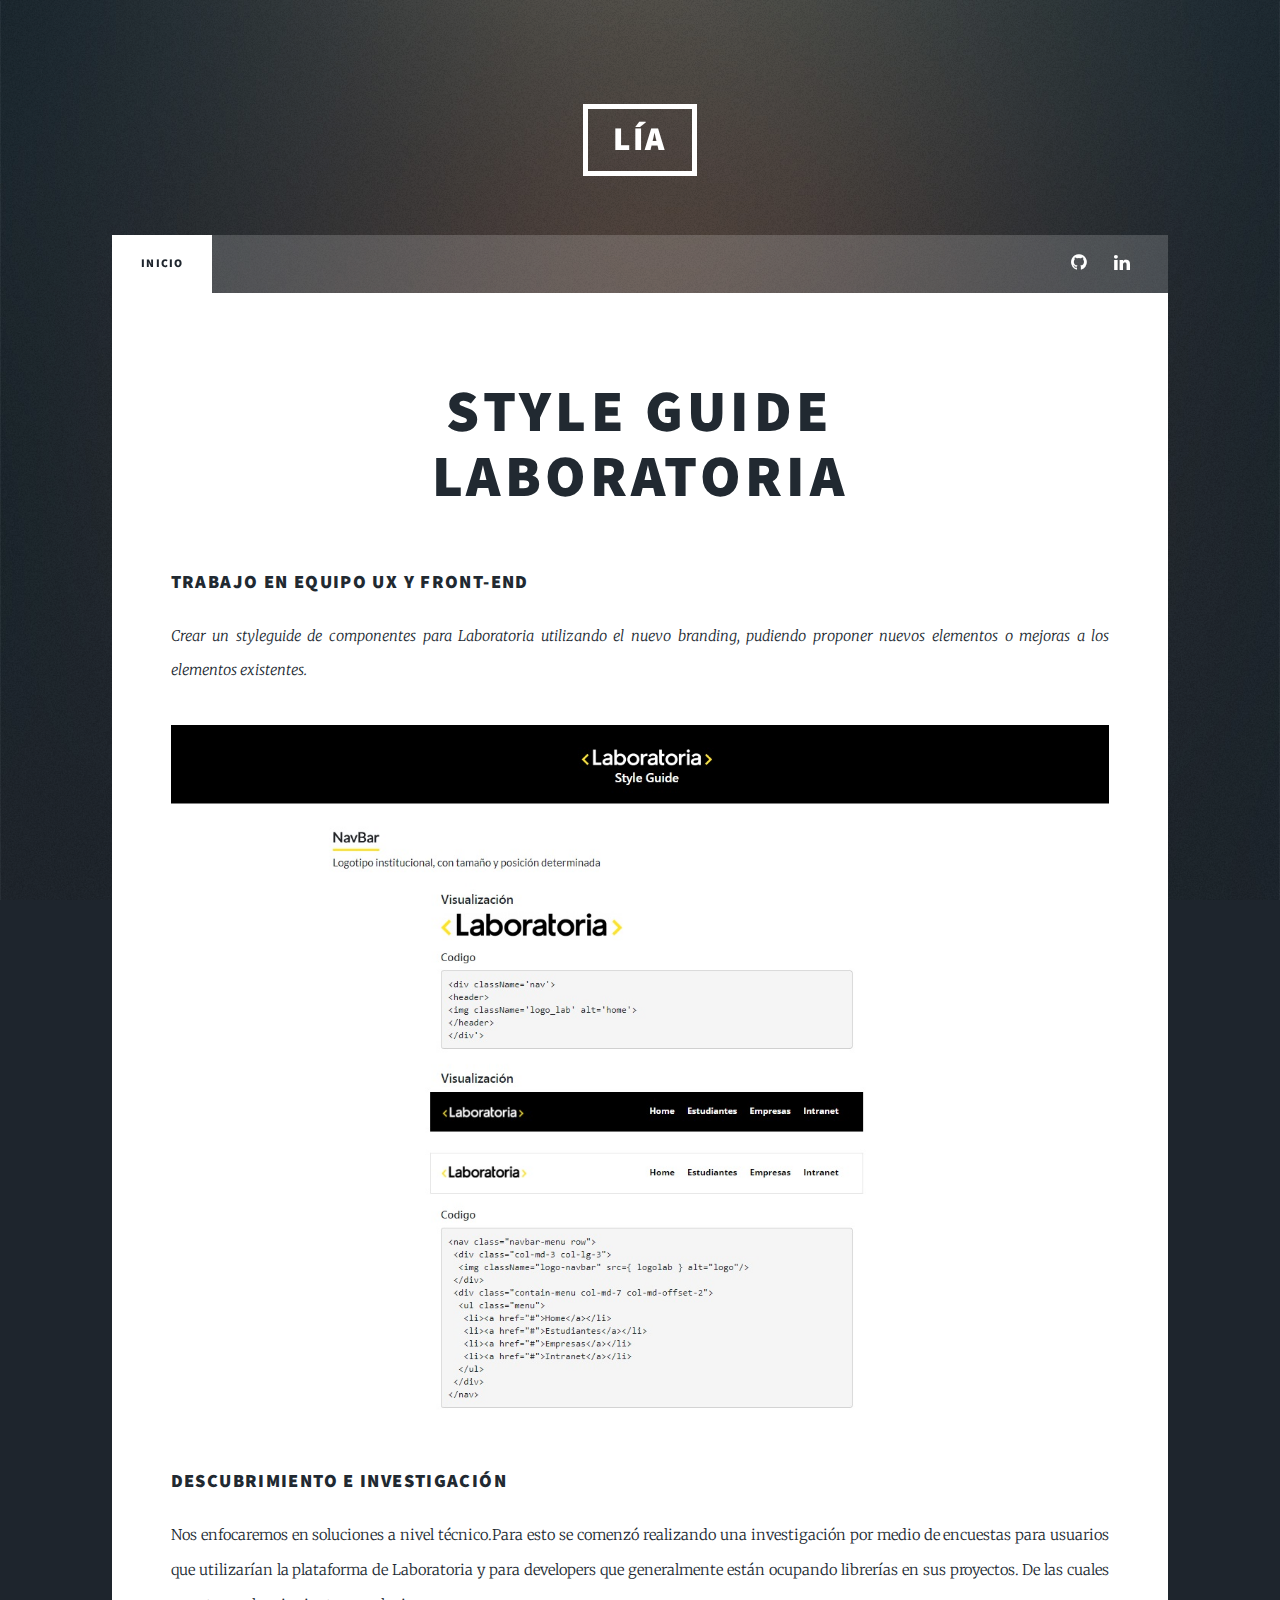
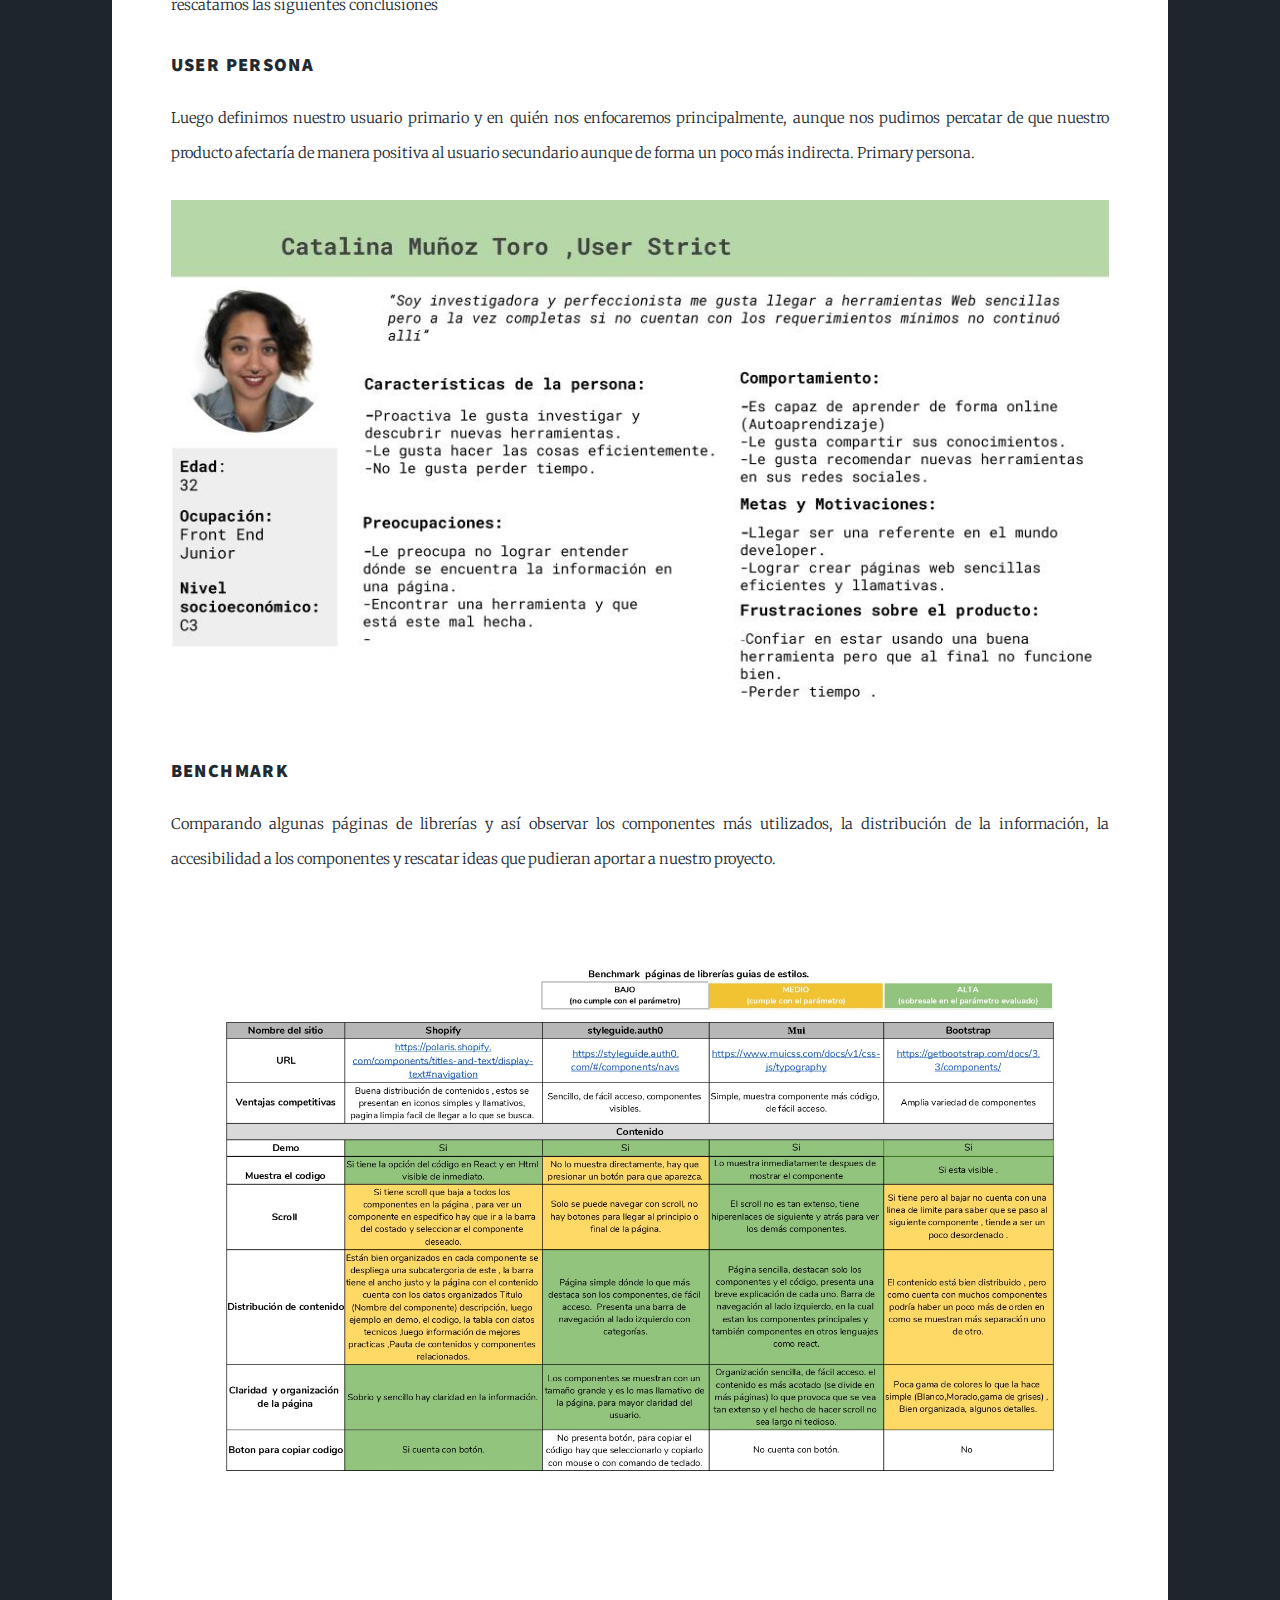
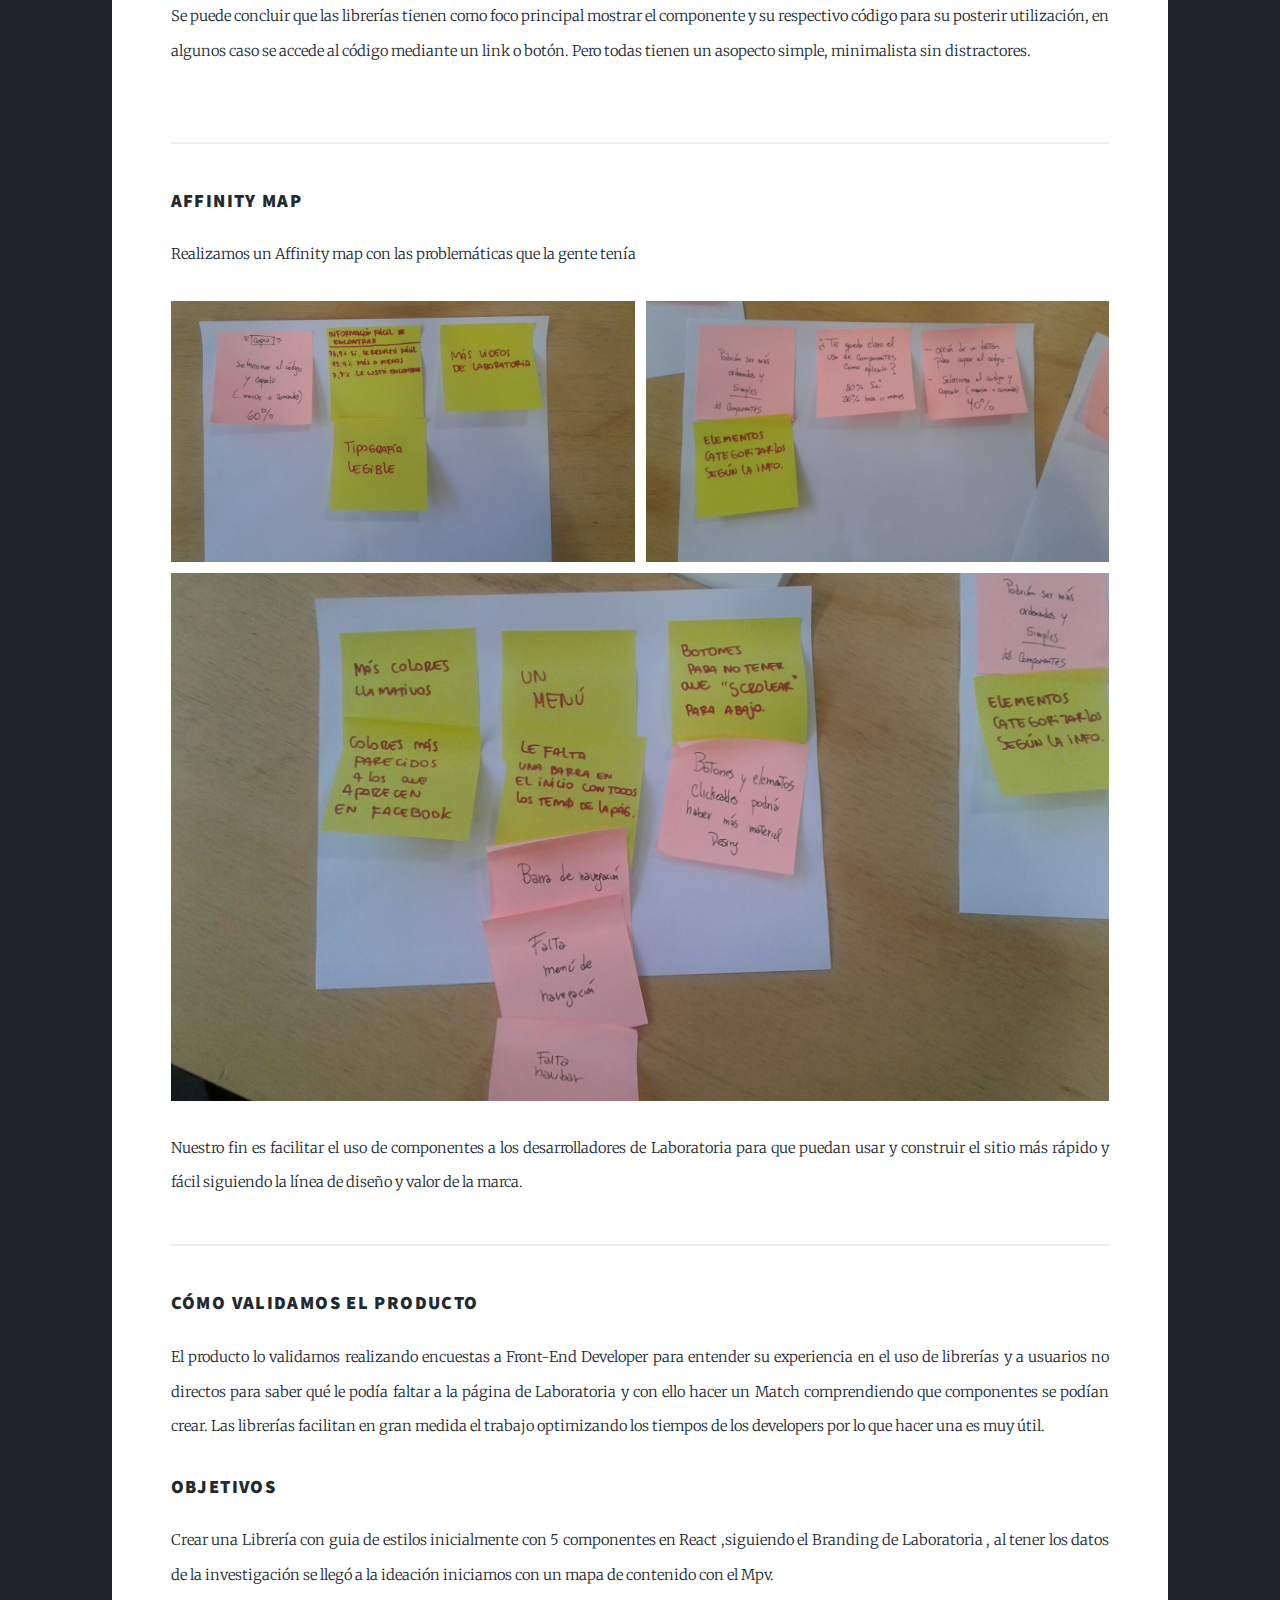
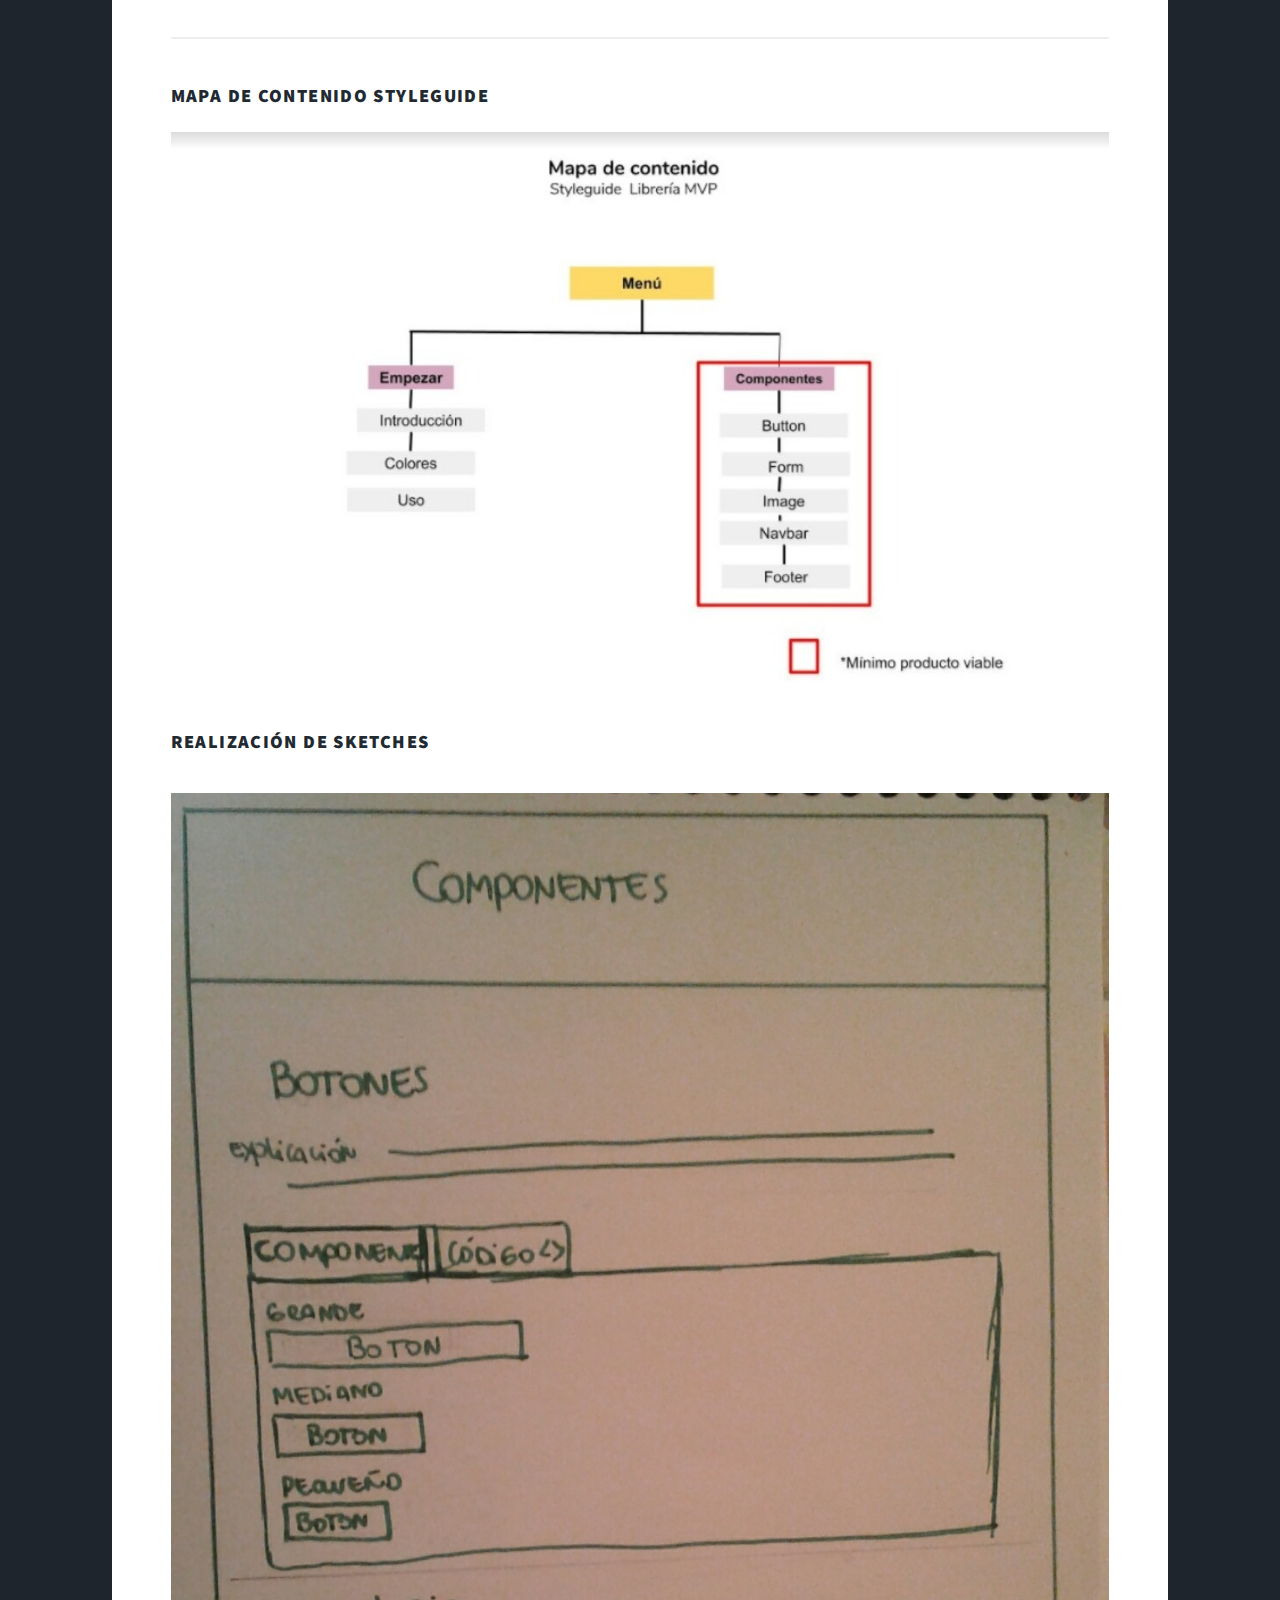
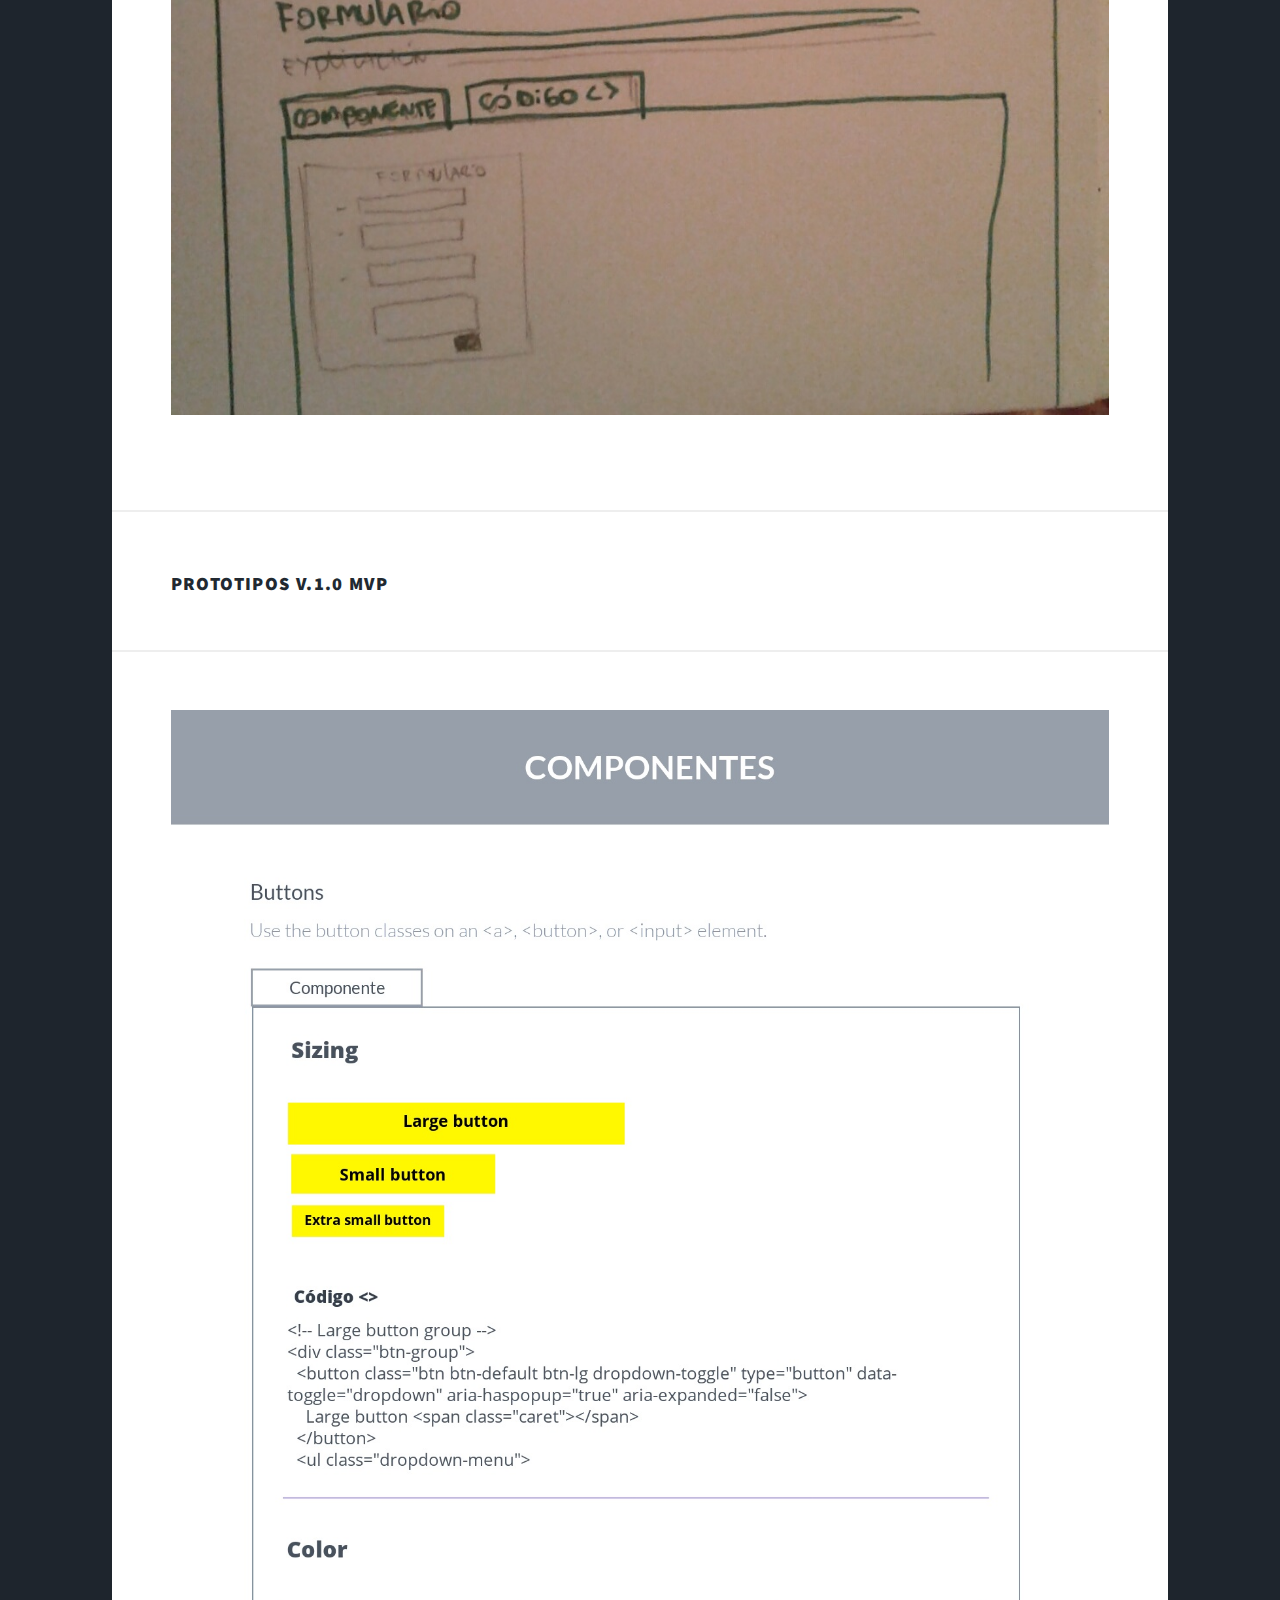
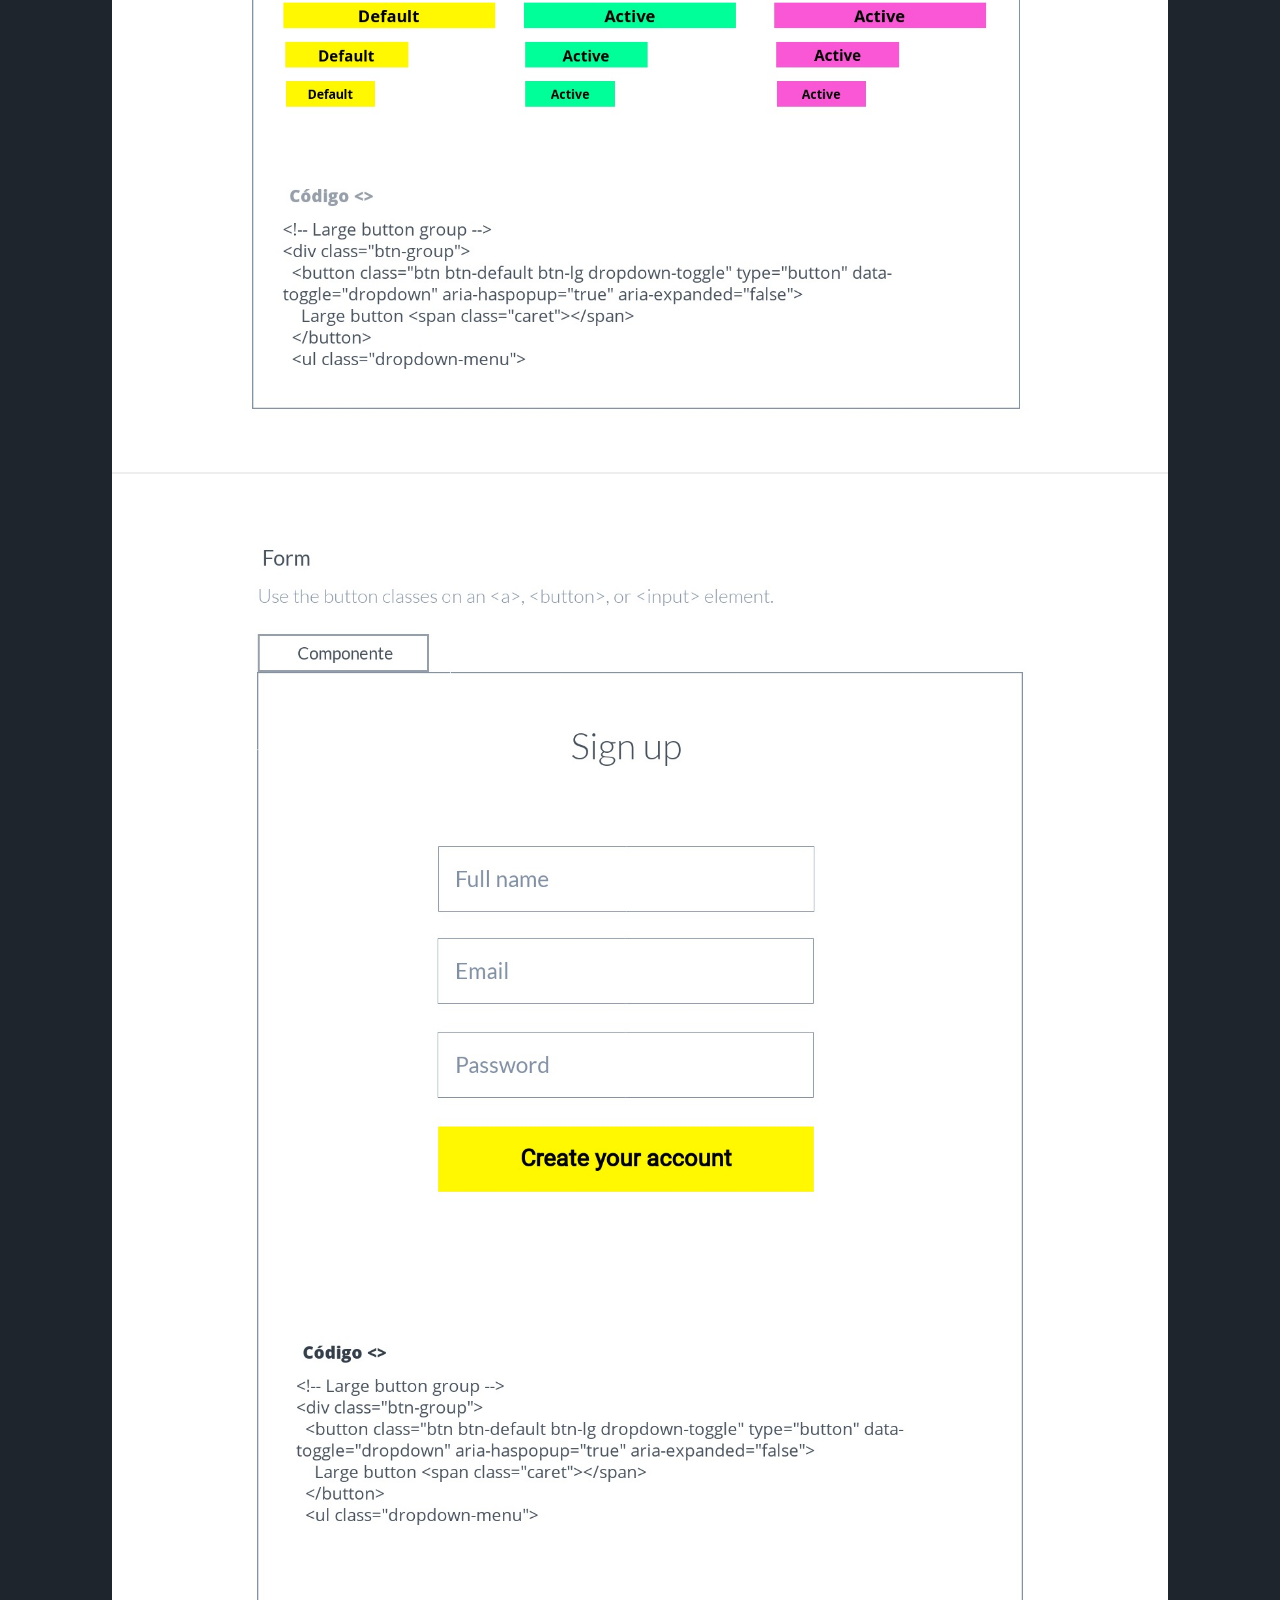
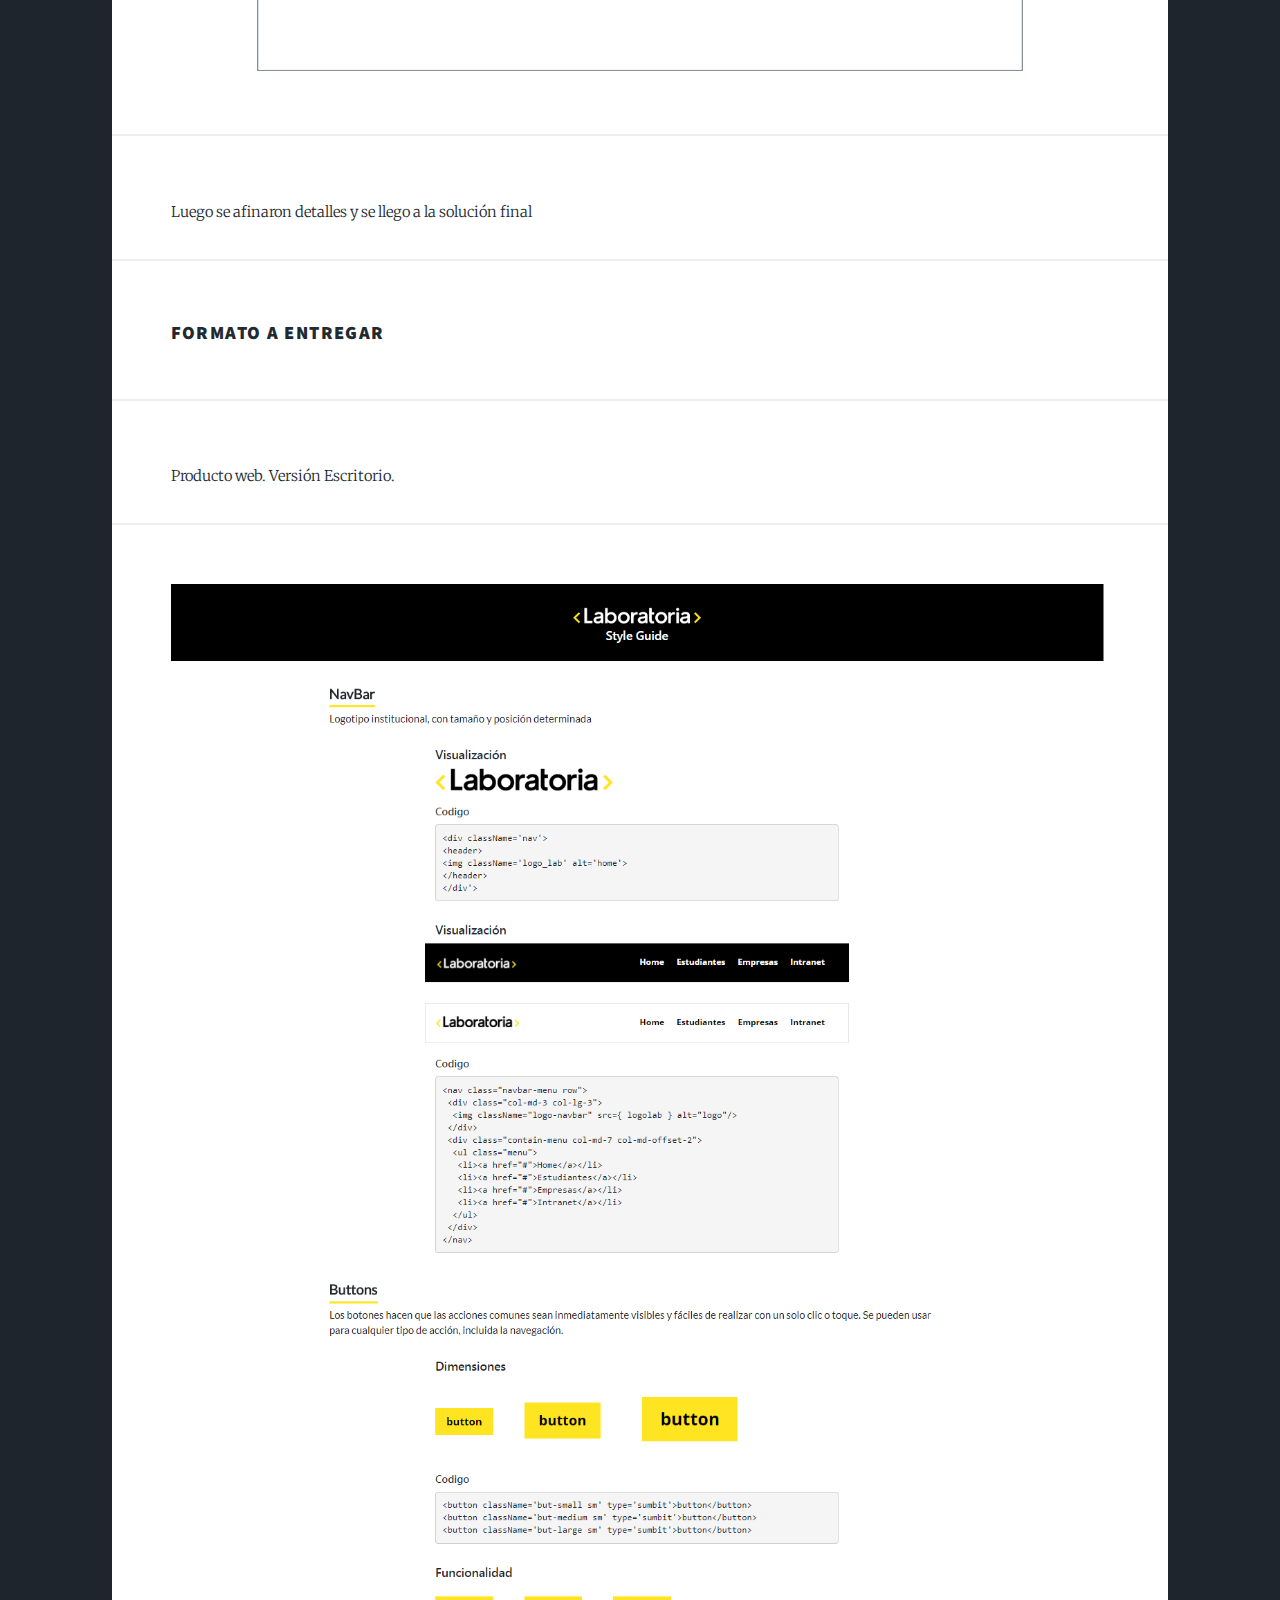
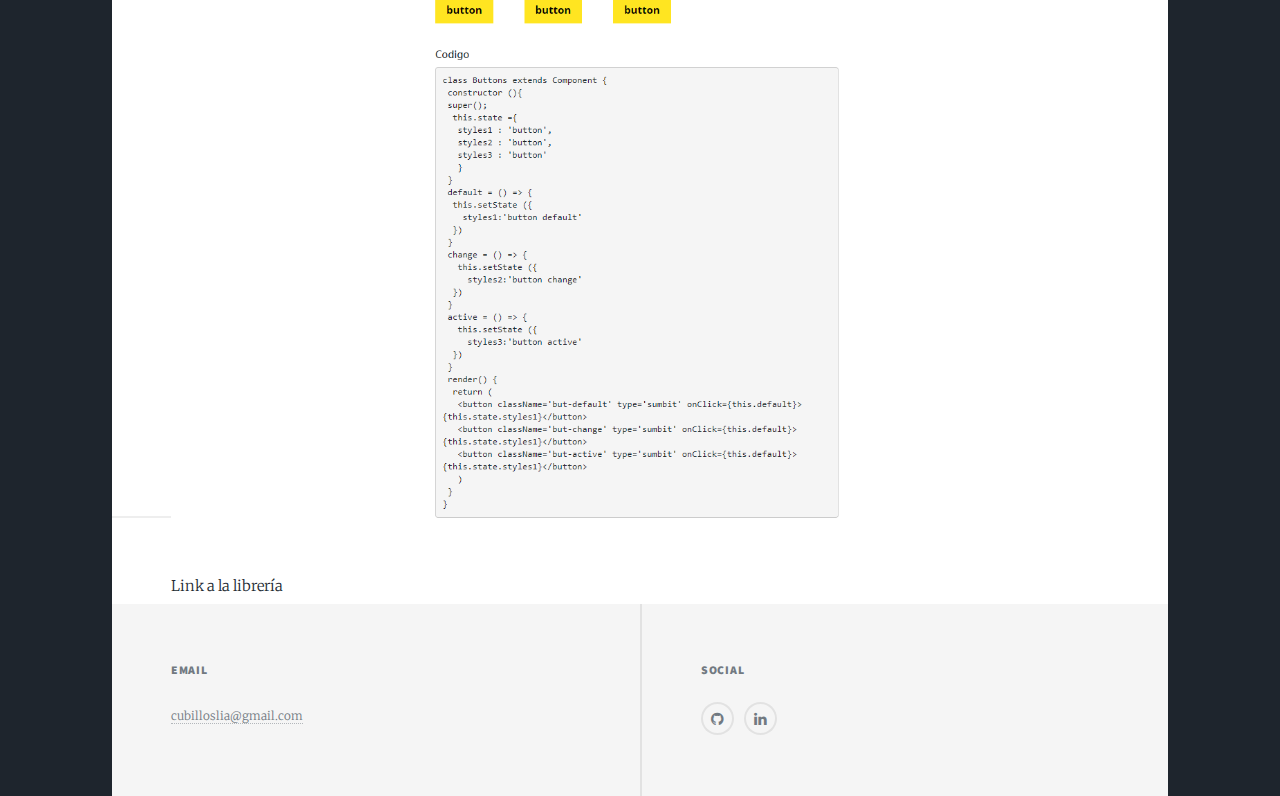
<file: guide.html>
<!DOCTYPE HTML>
<html>
	<head>
		<title>Style Guide</title>
		<meta charset="utf-8" />
		<meta name="viewport" content="width=device-width, initial-scale=1, user-scalable=no" />
		<link rel="stylesheet" href="assets/css/main.css" />
		<noscript><link rel="stylesheet" href="assets/css/noscript.css" /></noscript>
	</head>
	<body class="is-loading">

		<!-- Wrapper -->
			<div id="wrapper">

				<!-- Header -->
					<header id="header">
						<a href="index.html" class="logo">Lía</a>
					</header>

				<!-- Nav -->
					<nav id="nav">
						<ul class="links">
							<li class="active"><a href="index.html">Inicio</a></li>
						</ul>
						<ul class="icons">
							<li><a href="https://github.com/cubillosarteaga" class="icon fa-github"><span class="label">Github</span></a></li>
							<li><a href="www.linkedin.com/in/liacubillos" class="icon fa-linkedin"><span class="label">Linkedin</span></a></li>
						</ul>
					</nav>
					<div id="main">
						<section class="post">
							<header class="major">
								<h1>Style Guide<br />
									Laboratoria</h1>
							</header>
							<header>
										<h3>Trabajo en equipo UX y FRONT-END</h3>
									</header>
							<header>
									<p>Crear un styleguide de componentes para Laboratoria utilizando el nuevo branding, pudiendo proponer nuevos elementos o mejoras a los elementos existentes.</p>
								</header>
									<span class="image fit"><img src="images/print1.jpg" alt="" /></span>
									<header>
										<h3>Descubrimiento e Investigación</h3>
									</header>
									<p>Nos enfocaremos en soluciones a nivel técnico.Para esto se comenzó realizando una investigación por medio de encuestas para usuarios que utilizarían la plataforma de Laboratoria y para developers que generalmente están ocupando librerías en sus proyectos. De las cuales rescatamos las siguientes conclusiones</p>
									<header>
										<h3>User Persona</h3>
									</header>
									<p>Luego definimos nuestro usuario primario y en quién nos enfocaremos principalmente, aunque nos pudimos percatar de que nuestro producto afectaría de manera positiva al usuario secundario aunque de forma un poco más indirecta. Primary persona.</p>

									<div class="box alt">
											<div class="row 50% uniform">
												<div class="12u"><span class="image fit"><img src="images/primary.jpg" alt="" /></span>
												</div>
											</div>
										</div>
									<header>
										<h3>Benchmark</h3>
									</header>
									<p>Comparando algunas páginas de librerías y así observar los componentes más utilizados, la distribución de la información, la accesibilidad a los componentes y rescatar ideas que pudieran aportar a nuestro proyecto.</p>
										<div class="box alt">
											<div class="row 50% uniform">
												<div class="12u"><span class="image fit"><img src="images/benchm.jpg" alt="" /></span>
												</div>
											</div>
										</div>
										<div class="row">
										<div class="12u 12u$(small)">
											<p>Se puede concluir que las librerías tienen como foco principal mostrar el componente y su respectivo código para su posterir utilización, en algunos caso se accede al código mediante un link o botón. Pero todas tienen un asopecto simple, minimalista sin distractores.</p>
										</div>
									</div>
									<hr />
										<h3>Affinity Map</h3>
									</header>
									<p>Realizamos un Affinity map con las problemáticas que la gente tenía</p>
										<div class="box alt">
										<div class="row 50% uniform">
											<div class="6u"><span class="image fit"><img src="images/p1.jpg" alt="" /></span></div>
											<div class="6u"><span class="image fit"><img src="images/p2.jpg" alt="" /></span></div>
											<div class="12u"><span class="image fit"><img src="images/p3.jpg" alt="" /></span></div>
										</div>
									</div>
									<p>Nuestro fin es facilitar el uso de componentes a los desarrolladores de Laboratoria para que puedan usar y construir el sitio más rápido y fácil siguiendo la línea de diseño y valor de la marca.</p>

									<hr />
									<header>
										<h3>CÓMO VALIDAMOS EL PRODUCTO</h3>
									</header>
									<p>El producto lo validamos realizando encuestas a Front-End Developer para entender su experiencia en el uso de librerías y a usuarios no directos para saber qué le podía faltar a la página de Laboratoria y con ello hacer un Match comprendiendo que componentes se podían crear. Las librerías facilitan en gran medida el trabajo optimizando los tiempos de los developers por lo que hacer una es muy útil.</p>

									<header>
										<h3>OBJETIVOS</h3>
									</header>
									<p>Crear una Librería con guia de estilos inicialmente con 5 componentes en React ,siguiendo el Branding de Laboratoria , al tener los datos de la investigación se llegó a la ideación iniciamos con un mapa de contenido con el Mpv.</p>
									<hr />
										<header>
										<h3>MAPA DE CONTENIDO STYLEGUIDE</h3>
									</header>
									 		<div class="box alt">
											<div class="row 50% uniform">
												<div class="12u"><span class="image fit"><img src="images/map.jpg" alt="" /></span>
												</div>
											</div>
										</div>
								
								<header>
										<h3>REALIZACIÓN DE SKETCHES</h3>
									</header>
									 	<span class="image fit"><img src="images/s1.jpg" alt="" /></span>
								</section>
									
									<header>
										<h3>PROTOTIPOS V.1.0 MVP</h3>
									</header>
									 	<span class="image fit"><img src="images/pro1.jpg" alt="" /></span>
									 	<span class="image fit"><img src="images/pro2.jpg" alt="" /></span>

									 	<p>Luego se afinaron detalles y se llego a la solución final</p>
									 	<header>
										<h3>FORMATO A ENTREGAR</h3>
									</header>
									<p>Producto web. Versión Escritorio.</p>
									 	<span class="image fit"><img src="images/final.png" alt="" /></span>
									<a href="https://labstyleguide.herokuapp.com/" class="logo">Link a la librería</a>
									 										 	
							</div>

							


									
										
									
							

							
								<footer id="footer">
									<section>
										<h3>Email</h3>
										<p><a href="#">cubilloslia@gmail.com</a></p>
									</section>
									<section>
										<h3>Social</h3>
											<ul class="icons alt">
												<li><a href="https://github.com/cubillosarteaga" class="icon alt fa-github"><span class="label">GitHub</span></a></li>
												<li><a href="www.linkedin.com/in/liacubillos" class="icon alt fa-linkedin"><span class="label">Linkedin</span></a></li>
											</ul>
									</section>
								</footer>
		<!-- Scripts -->
			<script src="assets/js/jquery.min.js"></script>
			<script src="assets/js/jquery.scrollex.min.js"></script>
			<script src="assets/js/jquery.scrolly.min.js"></script>
			<script src="assets/js/skel.min.js"></script>
			<script src="assets/js/util.js"></script>
			<script src="assets/js/main.js"></script>

	</body>
</html>
</file>
<file: assets/css/main.css>
@import url(font-awesome.min.css);
@import url("https://fonts.googleapis.com/css?family=Merriweather:300,700,300italic,700italic|Source+Sans+Pro:900");

	html, body, div, span, applet, object, iframe, h1, h2, h3, h4, h5, h6, p, blockquote, pre, a, abbr, acronym, address, big, cite, code, del, dfn, em, img, ins, kbd, q, s, samp, small, strike, strong, sub, sup, tt, var, b, u, i, center, dl, dt, dd, ol, ul, li, fieldset, form, label, legend, table, caption, tbody, tfoot, thead, tr, th, td, article, aside, canvas, details, embed, figure, figcaption, footer, header, hgroup, menu, nav, output, ruby, section, summary, time, mark, audio, video {
		margin: 0;
		padding: 0;
		border: 0;
		font-size: 100%;
		font: inherit;
		vertical-align: baseline;
	}

	article, aside, details, figcaption, figure, footer, header, hgroup, menu, nav, section {
		display: block;
	}
	
	body {
		line-height: 1;
	}

	ol, ul {
		list-style: none;
	}

	blockquote, q {
		quotes: none;
	}

	blockquote:before, blockquote:after, q:before, q:after {
		content: '';
		content: none;
	}

	table {
		border-collapse: collapse;
		border-spacing: 0;
	}

	body {
		-webkit-text-size-adjust: none;
	}

/* Box Model */

	*, *:before, *:after {
		-moz-box-sizing: border-box;
		-webkit-box-sizing: border-box;
		box-sizing: border-box;
	}

/* Grid */

	.row {
		border-bottom: solid 1px transparent;
		-moz-box-sizing: border-box;
		-webkit-box-sizing: border-box;
		box-sizing: border-box;
	}

	.row > * {
		float: left;
		-moz-box-sizing: border-box;
		-webkit-box-sizing: border-box;
		box-sizing: border-box;
	}

	.row:after, .row:before {
		content: '';
		display: block;
		clear: both;
		height: 0;
	}

	.row.uniform > * > :first-child {
		margin-top: 0;
	}

	.row.uniform > * > :last-child {
		margin-bottom: 0;
	}

	.row.\30 \25 > * {
		padding: 0 0 0 0rem;
	}

	.row.\30 \25 {
		margin: 0 0 -1px 0rem;
	}

	.row.uniform.\30 \25 > * {
		padding: 0rem 0 0 0rem;
	}

	.row.uniform.\30 \25 {
		margin: 0rem 0 -1px 0rem;
	}

	.row > * {
		padding: 0 0 0 1.5rem;
	}

	.row {
		margin: 0 0 -1px -1.5rem;
	}

	.row.uniform > * {
		padding: 1.5rem 0 0 1.5rem;
	}

	.row.uniform {
		margin: -1.5rem 0 -1px -1.5rem;
	}

	.row.\32 00\25 > * {
		padding: 0 0 0 3rem;
	}

	.row.\32 00\25 {
		margin: 0 0 -1px -3rem;
	}

	.row.uniform.\32 00\25 > * {
		padding: 3rem 0 0 3rem;
	}

	.row.uniform.\32 00\25 {
		margin: -3rem 0 -1px -3rem;
	}

	.row.\31 50\25 > * {
		padding: 0 0 0 2.25rem;
	}

	.row.\31 50\25 {
		margin: 0 0 -1px -2.25rem;
	}

	.row.uniform.\31 50\25 > * {
		padding: 2.25rem 0 0 2.25rem;
	}

	.row.uniform.\31 50\25 {
		margin: -2.25rem 0 -1px -2.25rem;
	}

	.row.\35 0\25 > * {
		padding: 0 0 0 0.75rem;
	}

	.row.\35 0\25 {
		margin: 0 0 -1px -0.75rem;
	}

	.row.uniform.\35 0\25 > * {
		padding: 0.75rem 0 0 0.75rem;
	}

	.row.uniform.\35 0\25 {
		margin: -0.75rem 0 -1px -0.75rem;
	}

	.row.\32 5\25 > * {
		padding: 0 0 0 0.375rem;
	}

	.row.\32 5\25 {
		margin: 0 0 -1px -0.375rem;
	}

	.row.uniform.\32 5\25 > * {
		padding: 0.375rem 0 0 0.375rem;
	}

	.row.uniform.\32 5\25 {
		margin: -0.375rem 0 -1px -0.375rem;
	}

	.\31 2u, .\31 2u\24 {
		width: 100%;
		clear: none;
		margin-left: 0;
	}

	.\31 1u, .\31 1u\24 {
		width: 91.6666666667%;
		clear: none;
		margin-left: 0;
	}

	.\31 0u, .\31 0u\24 {
		width: 83.3333333333%;
		clear: none;
		margin-left: 0;
	}

	.\39 u, .\39 u\24 {
		width: 75%;
		clear: none;
		margin-left: 0;
	}

	.\38 u, .\38 u\24 {
		width: 66.6666666667%;
		clear: none;
		margin-left: 0;
	}

	.\37 u, .\37 u\24 {
		width: 58.3333333333%;
		clear: none;
		margin-left: 0;
	}

	.\36 u, .\36 u\24 {
		width: 50%;
		clear: none;
		margin-left: 0;
	}

	.\35 u, .\35 u\24 {
		width: 41.6666666667%;
		clear: none;
		margin-left: 0;
	}

	.\34 u, .\34 u\24 {
		width: 33.3333333333%;
		clear: none;
		margin-left: 0;
	}

	.\33 u, .\33 u\24 {
		width: 25%;
		clear: none;
		margin-left: 0;
	}

	.\32 u, .\32 u\24 {
		width: 16.6666666667%;
		clear: none;
		margin-left: 0;
	}

	.\31 u, .\31 u\24 {
		width: 8.3333333333%;
		clear: none;
		margin-left: 0;
	}

	.\31 2u\24 + *,
	.\31 1u\24 + *,
	.\31 0u\24 + *,
	.\39 u\24 + *,
	.\38 u\24 + *,
	.\37 u\24 + *,
	.\36 u\24 + *,
	.\35 u\24 + *,
	.\34 u\24 + *,
	.\33 u\24 + *,
	.\32 u\24 + *,
	.\31 u\24 + * {
		clear: left;
	}

	.\-11u {
		margin-left: 91.66667%;
	}

	.\-10u {
		margin-left: 83.33333%;
	}

	.\-9u {
		margin-left: 75%;
	}

	.\-8u {
		margin-left: 66.66667%;
	}

	.\-7u {
		margin-left: 58.33333%;
	}

	.\-6u {
		margin-left: 50%;
	}

	.\-5u {
		margin-left: 41.66667%;
	}

	.\-4u {
		margin-left: 33.33333%;
	}

	.\-3u {
		margin-left: 25%;
	}

	.\-2u {
		margin-left: 16.66667%;
	}

	.\-1u {
		margin-left: 8.33333%;
	}

	@media screen and (max-width: 1680px) {

		.row > * {
			padding: 0 0 0 1.5rem;
		}

		.row {
			margin: 0 0 -1px -1.5rem;
		}

		.row.uniform > * {
			padding: 1.5rem 0 0 1.5rem;
		}

		.row.uniform {
			margin: -1.5rem 0 -1px -1.5rem;
		}

		.row.\32 00\25 > * {
			padding: 0 0 0 3rem;
		}

		.row.\32 00\25 {
			margin: 0 0 -1px -3rem;
		}

		.row.uniform.\32 00\25 > * {
			padding: 3rem 0 0 3rem;
		}

		.row.uniform.\32 00\25 {
			margin: -3rem 0 -1px -3rem;
		}

		.row.\31 50\25 > * {
			padding: 0 0 0 2.25rem;
		}

		.row.\31 50\25 {
			margin: 0 0 -1px -2.25rem;
		}

		.row.uniform.\31 50\25 > * {
			padding: 2.25rem 0 0 2.25rem;
		}

		.row.uniform.\31 50\25 {
			margin: -2.25rem 0 -1px -2.25rem;
		}

		.row.\35 0\25 > * {
			padding: 0 0 0 0.75rem;
		}

		.row.\35 0\25 {
			margin: 0 0 -1px -0.75rem;
		}

		.row.uniform.\35 0\25 > * {
			padding: 0.75rem 0 0 0.75rem;
		}

		.row.uniform.\35 0\25 {
			margin: -0.75rem 0 -1px -0.75rem;
		}

		.row.\32 5\25 > * {
			padding: 0 0 0 0.375rem;
		}

		.row.\32 5\25 {
			margin: 0 0 -1px -0.375rem;
		}

		.row.uniform.\32 5\25 > * {
			padding: 0.375rem 0 0 0.375rem;
		}

		.row.uniform.\32 5\25 {
			margin: -0.375rem 0 -1px -0.375rem;
		}

		.\31 2u\28xlarge\29, .\31 2u\24\28xlarge\29 {
			width: 100%;
			clear: none;
			margin-left: 0;
		}

		.\31 1u\28xlarge\29, .\31 1u\24\28xlarge\29 {
			width: 91.6666666667%;
			clear: none;
			margin-left: 0;
		}

		.\31 0u\28xlarge\29, .\31 0u\24\28xlarge\29 {
			width: 83.3333333333%;
			clear: none;
			margin-left: 0;
		}

		.\39 u\28xlarge\29, .\39 u\24\28xlarge\29 {
			width: 75%;
			clear: none;
			margin-left: 0;
		}

		.\38 u\28xlarge\29, .\38 u\24\28xlarge\29 {
			width: 66.6666666667%;
			clear: none;
			margin-left: 0;
		}

		.\37 u\28xlarge\29, .\37 u\24\28xlarge\29 {
			width: 58.3333333333%;
			clear: none;
			margin-left: 0;
		}

		.\36 u\28xlarge\29, .\36 u\24\28xlarge\29 {
			width: 50%;
			clear: none;
			margin-left: 0;
		}

		.\35 u\28xlarge\29, .\35 u\24\28xlarge\29 {
			width: 41.6666666667%;
			clear: none;
			margin-left: 0;
		}

		.\34 u\28xlarge\29, .\34 u\24\28xlarge\29 {
			width: 33.3333333333%;
			clear: none;
			margin-left: 0;
		}

		.\33 u\28xlarge\29, .\33 u\24\28xlarge\29 {
			width: 25%;
			clear: none;
			margin-left: 0;
		}

		.\32 u\28xlarge\29, .\32 u\24\28xlarge\29 {
			width: 16.6666666667%;
			clear: none;
			margin-left: 0;
		}

		.\31 u\28xlarge\29, .\31 u\24\28xlarge\29 {
			width: 8.3333333333%;
			clear: none;
			margin-left: 0;
		}

		.\31 2u\24\28xlarge\29 + *,
		.\31 1u\24\28xlarge\29 + *,
		.\31 0u\24\28xlarge\29 + *,
		.\39 u\24\28xlarge\29 + *,
		.\38 u\24\28xlarge\29 + *,
		.\37 u\24\28xlarge\29 + *,
		.\36 u\24\28xlarge\29 + *,
		.\35 u\24\28xlarge\29 + *,
		.\34 u\24\28xlarge\29 + *,
		.\33 u\24\28xlarge\29 + *,
		.\32 u\24\28xlarge\29 + *,
		.\31 u\24\28xlarge\29 + * {
			clear: left;
		}

		.\-11u\28xlarge\29 {
			margin-left: 91.66667%;
		}

		.\-10u\28xlarge\29 {
			margin-left: 83.33333%;
		}

		.\-9u\28xlarge\29 {
			margin-left: 75%;
		}

		.\-8u\28xlarge\29 {
			margin-left: 66.66667%;
		}

		.\-7u\28xlarge\29 {
			margin-left: 58.33333%;
		}

		.\-6u\28xlarge\29 {
			margin-left: 50%;
		}

		.\-5u\28xlarge\29 {
			margin-left: 41.66667%;
		}

		.\-4u\28xlarge\29 {
			margin-left: 33.33333%;
		}

		.\-3u\28xlarge\29 {
			margin-left: 25%;
		}

		.\-2u\28xlarge\29 {
			margin-left: 16.66667%;
		}

		.\-1u\28xlarge\29 {
			margin-left: 8.33333%;
		}

	}

	@media screen and (max-width: 1280px) {

		.row > * {
			padding: 0 0 0 1.5rem;
		}

		.row {
			margin: 0 0 -1px -1.5rem;
		}

		.row.uniform > * {
			padding: 1.5rem 0 0 1.5rem;
		}

		.row.uniform {
			margin: -1.5rem 0 -1px -1.5rem;
		}

		.row.\32 00\25 > * {
			padding: 0 0 0 3rem;
		}

		.row.\32 00\25 {
			margin: 0 0 -1px -3rem;
		}

		.row.uniform.\32 00\25 > * {
			padding: 3rem 0 0 3rem;
		}

		.row.uniform.\32 00\25 {
			margin: -3rem 0 -1px -3rem;
		}

		.row.\31 50\25 > * {
			padding: 0 0 0 2.25rem;
		}

		.row.\31 50\25 {
			margin: 0 0 -1px -2.25rem;
		}

		.row.uniform.\31 50\25 > * {
			padding: 2.25rem 0 0 2.25rem;
		}

		.row.uniform.\31 50\25 {
			margin: -2.25rem 0 -1px -2.25rem;
		}

		.row.\35 0\25 > * {
			padding: 0 0 0 0.75rem;
		}

		.row.\35 0\25 {
			margin: 0 0 -1px -0.75rem;
		}

		.row.uniform.\35 0\25 > * {
			padding: 0.75rem 0 0 0.75rem;
		}

		.row.uniform.\35 0\25 {
			margin: -0.75rem 0 -1px -0.75rem;
		}

		.row.\32 5\25 > * {
			padding: 0 0 0 0.375rem;
		}

		.row.\32 5\25 {
			margin: 0 0 -1px -0.375rem;
		}

		.row.uniform.\32 5\25 > * {
			padding: 0.375rem 0 0 0.375rem;
		}

		.row.uniform.\32 5\25 {
			margin: -0.375rem 0 -1px -0.375rem;
		}

		.\31 2u\28large\29, .\31 2u\24\28large\29 {
			width: 100%;
			clear: none;
			margin-left: 0;
		}

		.\31 1u\28large\29, .\31 1u\24\28large\29 {
			width: 91.6666666667%;
			clear: none;
			margin-left: 0;
		}

		.\31 0u\28large\29, .\31 0u\24\28large\29 {
			width: 83.3333333333%;
			clear: none;
			margin-left: 0;
		}

		.\39 u\28large\29, .\39 u\24\28large\29 {
			width: 75%;
			clear: none;
			margin-left: 0;
		}

		.\38 u\28large\29, .\38 u\24\28large\29 {
			width: 66.6666666667%;
			clear: none;
			margin-left: 0;
		}

		.\37 u\28large\29, .\37 u\24\28large\29 {
			width: 58.3333333333%;
			clear: none;
			margin-left: 0;
		}

		.\36 u\28large\29, .\36 u\24\28large\29 {
			width: 50%;
			clear: none;
			margin-left: 0;
		}

		.\35 u\28large\29, .\35 u\24\28large\29 {
			width: 41.6666666667%;
			clear: none;
			margin-left: 0;
		}

		.\34 u\28large\29, .\34 u\24\28large\29 {
			width: 33.3333333333%;
			clear: none;
			margin-left: 0;
		}

		.\33 u\28large\29, .\33 u\24\28large\29 {
			width: 25%;
			clear: none;
			margin-left: 0;
		}

		.\32 u\28large\29, .\32 u\24\28large\29 {
			width: 16.6666666667%;
			clear: none;
			margin-left: 0;
		}

		.\31 u\28large\29, .\31 u\24\28large\29 {
			width: 8.3333333333%;
			clear: none;
			margin-left: 0;
		}

		.\31 2u\24\28large\29 + *,
		.\31 1u\24\28large\29 + *,
		.\31 0u\24\28large\29 + *,
		.\39 u\24\28large\29 + *,
		.\38 u\24\28large\29 + *,
		.\37 u\24\28large\29 + *,
		.\36 u\24\28large\29 + *,
		.\35 u\24\28large\29 + *,
		.\34 u\24\28large\29 + *,
		.\33 u\24\28large\29 + *,
		.\32 u\24\28large\29 + *,
		.\31 u\24\28large\29 + * {
			clear: left;
		}

		.\-11u\28large\29 {
			margin-left: 91.66667%;
		}

		.\-10u\28large\29 {
			margin-left: 83.33333%;
		}

		.\-9u\28large\29 {
			margin-left: 75%;
		}

		.\-8u\28large\29 {
			margin-left: 66.66667%;
		}

		.\-7u\28large\29 {
			margin-left: 58.33333%;
		}

		.\-6u\28large\29 {
			margin-left: 50%;
		}

		.\-5u\28large\29 {
			margin-left: 41.66667%;
		}

		.\-4u\28large\29 {
			margin-left: 33.33333%;
		}

		.\-3u\28large\29 {
			margin-left: 25%;
		}

		.\-2u\28large\29 {
			margin-left: 16.66667%;
		}

		.\-1u\28large\29 {
			margin-left: 8.33333%;
		}

	}

	@media screen and (max-width: 980px) {

		.row > * {
			padding: 0 0 0 1.5rem;
		}

		.row {
			margin: 0 0 -1px -1.5rem;
		}

		.row.uniform > * {
			padding: 1.5rem 0 0 1.5rem;
		}

		.row.uniform {
			margin: -1.5rem 0 -1px -1.5rem;
		}

		.row.\32 00\25 > * {
			padding: 0 0 0 3rem;
		}

		.row.\32 00\25 {
			margin: 0 0 -1px -3rem;
		}

		.row.uniform.\32 00\25 > * {
			padding: 3rem 0 0 3rem;
		}

		.row.uniform.\32 00\25 {
			margin: -3rem 0 -1px -3rem;
		}

		.row.\31 50\25 > * {
			padding: 0 0 0 2.25rem;
		}

		.row.\31 50\25 {
			margin: 0 0 -1px -2.25rem;
		}

		.row.uniform.\31 50\25 > * {
			padding: 2.25rem 0 0 2.25rem;
		}

		.row.uniform.\31 50\25 {
			margin: -2.25rem 0 -1px -2.25rem;
		}

		.row.\35 0\25 > * {
			padding: 0 0 0 0.75rem;
		}

		.row.\35 0\25 {
			margin: 0 0 -1px -0.75rem;
		}

		.row.uniform.\35 0\25 > * {
			padding: 0.75rem 0 0 0.75rem;
		}

		.row.uniform.\35 0\25 {
			margin: -0.75rem 0 -1px -0.75rem;
		}

		.row.\32 5\25 > * {
			padding: 0 0 0 0.375rem;
		}

		.row.\32 5\25 {
			margin: 0 0 -1px -0.375rem;
		}

		.row.uniform.\32 5\25 > * {
			padding: 0.375rem 0 0 0.375rem;
		}

		.row.uniform.\32 5\25 {
			margin: -0.375rem 0 -1px -0.375rem;
		}

		.\31 2u\28medium\29, .\31 2u\24\28medium\29 {
			width: 100%;
			clear: none;
			margin-left: 0;
		}

		.\31 1u\28medium\29, .\31 1u\24\28medium\29 {
			width: 91.6666666667%;
			clear: none;
			margin-left: 0;
		}

		.\31 0u\28medium\29, .\31 0u\24\28medium\29 {
			width: 83.3333333333%;
			clear: none;
			margin-left: 0;
		}

		.\39 u\28medium\29, .\39 u\24\28medium\29 {
			width: 75%;
			clear: none;
			margin-left: 0;
		}

		.\38 u\28medium\29, .\38 u\24\28medium\29 {
			width: 66.6666666667%;
			clear: none;
			margin-left: 0;
		}

		.\37 u\28medium\29, .\37 u\24\28medium\29 {
			width: 58.3333333333%;
			clear: none;
			margin-left: 0;
		}

		.\36 u\28medium\29, .\36 u\24\28medium\29 {
			width: 50%;
			clear: none;
			margin-left: 0;
		}

		.\35 u\28medium\29, .\35 u\24\28medium\29 {
			width: 41.6666666667%;
			clear: none;
			margin-left: 0;
		}

		.\34 u\28medium\29, .\34 u\24\28medium\29 {
			width: 33.3333333333%;
			clear: none;
			margin-left: 0;
		}

		.\33 u\28medium\29, .\33 u\24\28medium\29 {
			width: 25%;
			clear: none;
			margin-left: 0;
		}

		.\32 u\28medium\29, .\32 u\24\28medium\29 {
			width: 16.6666666667%;
			clear: none;
			margin-left: 0;
		}

		.\31 u\28medium\29, .\31 u\24\28medium\29 {
			width: 8.3333333333%;
			clear: none;
			margin-left: 0;
		}

		.\31 2u\24\28medium\29 + *,
		.\31 1u\24\28medium\29 + *,
		.\31 0u\24\28medium\29 + *,
		.\39 u\24\28medium\29 + *,
		.\38 u\24\28medium\29 + *,
		.\37 u\24\28medium\29 + *,
		.\36 u\24\28medium\29 + *,
		.\35 u\24\28medium\29 + *,
		.\34 u\24\28medium\29 + *,
		.\33 u\24\28medium\29 + *,
		.\32 u\24\28medium\29 + *,
		.\31 u\24\28medium\29 + * {
			clear: left;
		}

		.\-11u\28medium\29 {
			margin-left: 91.66667%;
		}

		.\-10u\28medium\29 {
			margin-left: 83.33333%;
		}

		.\-9u\28medium\29 {
			margin-left: 75%;
		}

		.\-8u\28medium\29 {
			margin-left: 66.66667%;
		}

		.\-7u\28medium\29 {
			margin-left: 58.33333%;
		}

		.\-6u\28medium\29 {
			margin-left: 50%;
		}

		.\-5u\28medium\29 {
			margin-left: 41.66667%;
		}

		.\-4u\28medium\29 {
			margin-left: 33.33333%;
		}

		.\-3u\28medium\29 {
			margin-left: 25%;
		}

		.\-2u\28medium\29 {
			margin-left: 16.66667%;
		}

		.\-1u\28medium\29 {
			margin-left: 8.33333%;
		}

	}

	@media screen and (max-width: 736px) {

		.row > * {
			padding: 0 0 0 1.5rem;
		}

		.row {
			margin: 0 0 -1px -1.5rem;
		}

		.row.uniform > * {
			padding: 1.5rem 0 0 1.5rem;
		}

		.row.uniform {
			margin: -1.5rem 0 -1px -1.5rem;
		}

		.row.\32 00\25 > * {
			padding: 0 0 0 3rem;
		}

		.row.\32 00\25 {
			margin: 0 0 -1px -3rem;
		}

		.row.uniform.\32 00\25 > * {
			padding: 3rem 0 0 3rem;
		}

		.row.uniform.\32 00\25 {
			margin: -3rem 0 -1px -3rem;
		}

		.row.\31 50\25 > * {
			padding: 0 0 0 2.25rem;
		}

		.row.\31 50\25 {
			margin: 0 0 -1px -2.25rem;
		}

		.row.uniform.\31 50\25 > * {
			padding: 2.25rem 0 0 2.25rem;
		}

		.row.uniform.\31 50\25 {
			margin: -2.25rem 0 -1px -2.25rem;
		}

		.row.\35 0\25 > * {
			padding: 0 0 0 0.75rem;
		}

		.row.\35 0\25 {
			margin: 0 0 -1px -0.75rem;
		}

		.row.uniform.\35 0\25 > * {
			padding: 0.75rem 0 0 0.75rem;
		}

		.row.uniform.\35 0\25 {
			margin: -0.75rem 0 -1px -0.75rem;
		}

		.row.\32 5\25 > * {
			padding: 0 0 0 0.375rem;
		}

		.row.\32 5\25 {
			margin: 0 0 -1px -0.375rem;
		}

		.row.uniform.\32 5\25 > * {
			padding: 0.375rem 0 0 0.375rem;
		}

		.row.uniform.\32 5\25 {
			margin: -0.375rem 0 -1px -0.375rem;
		}

		.\31 2u\28small\29, .\31 2u\24\28small\29 {
			width: 100%;
			clear: none;
			margin-left: 0;
		}

		.\31 1u\28small\29, .\31 1u\24\28small\29 {
			width: 91.6666666667%;
			clear: none;
			margin-left: 0;
		}

		.\31 0u\28small\29, .\31 0u\24\28small\29 {
			width: 83.3333333333%;
			clear: none;
			margin-left: 0;
		}

		.\39 u\28small\29, .\39 u\24\28small\29 {
			width: 75%;
			clear: none;
			margin-left: 0;
		}

		.\38 u\28small\29, .\38 u\24\28small\29 {
			width: 66.6666666667%;
			clear: none;
			margin-left: 0;
		}

		.\37 u\28small\29, .\37 u\24\28small\29 {
			width: 58.3333333333%;
			clear: none;
			margin-left: 0;
		}

		.\36 u\28small\29, .\36 u\24\28small\29 {
			width: 50%;
			clear: none;
			margin-left: 0;
		}

		.\35 u\28small\29, .\35 u\24\28small\29 {
			width: 41.6666666667%;
			clear: none;
			margin-left: 0;
		}

		.\34 u\28small\29, .\34 u\24\28small\29 {
			width: 33.3333333333%;
			clear: none;
			margin-left: 0;
		}

		.\33 u\28small\29, .\33 u\24\28small\29 {
			width: 25%;
			clear: none;
			margin-left: 0;
		}

		.\32 u\28small\29, .\32 u\24\28small\29 {
			width: 16.6666666667%;
			clear: none;
			margin-left: 0;
		}

		.\31 u\28small\29, .\31 u\24\28small\29 {
			width: 8.3333333333%;
			clear: none;
			margin-left: 0;
		}

		.\31 2u\24\28small\29 + *,
		.\31 1u\24\28small\29 + *,
		.\31 0u\24\28small\29 + *,
		.\39 u\24\28small\29 + *,
		.\38 u\24\28small\29 + *,
		.\37 u\24\28small\29 + *,
		.\36 u\24\28small\29 + *,
		.\35 u\24\28small\29 + *,
		.\34 u\24\28small\29 + *,
		.\33 u\24\28small\29 + *,
		.\32 u\24\28small\29 + *,
		.\31 u\24\28small\29 + * {
			clear: left;
		}

		.\-11u\28small\29 {
			margin-left: 91.66667%;
		}

		.\-10u\28small\29 {
			margin-left: 83.33333%;
		}

		.\-9u\28small\29 {
			margin-left: 75%;
		}

		.\-8u\28small\29 {
			margin-left: 66.66667%;
		}

		.\-7u\28small\29 {
			margin-left: 58.33333%;
		}

		.\-6u\28small\29 {
			margin-left: 50%;
		}

		.\-5u\28small\29 {
			margin-left: 41.66667%;
		}

		.\-4u\28small\29 {
			margin-left: 33.33333%;
		}

		.\-3u\28small\29 {
			margin-left: 25%;
		}

		.\-2u\28small\29 {
			margin-left: 16.66667%;
		}

		.\-1u\28small\29 {
			margin-left: 8.33333%;
		}

	}

	@media screen and (max-width: 480px) {

		.row > * {
			padding: 0 0 0 1.5rem;
		}

		.row {
			margin: 0 0 -1px -1.5rem;
		}

		.row.uniform > * {
			padding: 1.5rem 0 0 1.5rem;
		}

		.row.uniform {
			margin: -1.5rem 0 -1px -1.5rem;
		}

		.row.\32 00\25 > * {
			padding: 0 0 0 3rem;
		}

		.row.\32 00\25 {
			margin: 0 0 -1px -3rem;
		}

		.row.uniform.\32 00\25 > * {
			padding: 3rem 0 0 3rem;
		}

		.row.uniform.\32 00\25 {
			margin: -3rem 0 -1px -3rem;
		}

		.row.\31 50\25 > * {
			padding: 0 0 0 2.25rem;
		}

		.row.\31 50\25 {
			margin: 0 0 -1px -2.25rem;
		}

		.row.uniform.\31 50\25 > * {
			padding: 2.25rem 0 0 2.25rem;
		}

		.row.uniform.\31 50\25 {
			margin: -2.25rem 0 -1px -2.25rem;
		}

		.row.\35 0\25 > * {
			padding: 0 0 0 0.75rem;
		}

		.row.\35 0\25 {
			margin: 0 0 -1px -0.75rem;
		}

		.row.uniform.\35 0\25 > * {
			padding: 0.75rem 0 0 0.75rem;
		}

		.row.uniform.\35 0\25 {
			margin: -0.75rem 0 -1px -0.75rem;
		}

		.row.\32 5\25 > * {
			padding: 0 0 0 0.375rem;
		}

		.row.\32 5\25 {
			margin: 0 0 -1px -0.375rem;
		}

		.row.uniform.\32 5\25 > * {
			padding: 0.375rem 0 0 0.375rem;
		}

		.row.uniform.\32 5\25 {
			margin: -0.375rem 0 -1px -0.375rem;
		}

		.\31 2u\28xsmall\29, .\31 2u\24\28xsmall\29 {
			width: 100%;
			clear: none;
			margin-left: 0;
		}

		.\31 1u\28xsmall\29, .\31 1u\24\28xsmall\29 {
			width: 91.6666666667%;
			clear: none;
			margin-left: 0;
		}

		.\31 0u\28xsmall\29, .\31 0u\24\28xsmall\29 {
			width: 83.3333333333%;
			clear: none;
			margin-left: 0;
		}

		.\39 u\28xsmall\29, .\39 u\24\28xsmall\29 {
			width: 75%;
			clear: none;
			margin-left: 0;
		}

		.\38 u\28xsmall\29, .\38 u\24\28xsmall\29 {
			width: 66.6666666667%;
			clear: none;
			margin-left: 0;
		}

		.\37 u\28xsmall\29, .\37 u\24\28xsmall\29 {
			width: 58.3333333333%;
			clear: none;
			margin-left: 0;
		}

		.\36 u\28xsmall\29, .\36 u\24\28xsmall\29 {
			width: 50%;
			clear: none;
			margin-left: 0;
		}

		.\35 u\28xsmall\29, .\35 u\24\28xsmall\29 {
			width: 41.6666666667%;
			clear: none;
			margin-left: 0;
		}

		.\34 u\28xsmall\29, .\34 u\24\28xsmall\29 {
			width: 33.3333333333%;
			clear: none;
			margin-left: 0;
		}

		.\33 u\28xsmall\29, .\33 u\24\28xsmall\29 {
			width: 25%;
			clear: none;
			margin-left: 0;
		}

		.\32 u\28xsmall\29, .\32 u\24\28xsmall\29 {
			width: 16.6666666667%;
			clear: none;
			margin-left: 0;
		}

		.\31 u\28xsmall\29, .\31 u\24\28xsmall\29 {
			width: 8.3333333333%;
			clear: none;
			margin-left: 0;
		}

		.\31 2u\24\28xsmall\29 + *,
		.\31 1u\24\28xsmall\29 + *,
		.\31 0u\24\28xsmall\29 + *,
		.\39 u\24\28xsmall\29 + *,
		.\38 u\24\28xsmall\29 + *,
		.\37 u\24\28xsmall\29 + *,
		.\36 u\24\28xsmall\29 + *,
		.\35 u\24\28xsmall\29 + *,
		.\34 u\24\28xsmall\29 + *,
		.\33 u\24\28xsmall\29 + *,
		.\32 u\24\28xsmall\29 + *,
		.\31 u\24\28xsmall\29 + * {
			clear: left;
		}

		.\-11u\28xsmall\29 {
			margin-left: 91.66667%;
		}

		.\-10u\28xsmall\29 {
			margin-left: 83.33333%;
		}

		.\-9u\28xsmall\29 {
			margin-left: 75%;
		}

		.\-8u\28xsmall\29 {
			margin-left: 66.66667%;
		}

		.\-7u\28xsmall\29 {
			margin-left: 58.33333%;
		}

		.\-6u\28xsmall\29 {
			margin-left: 50%;
		}

		.\-5u\28xsmall\29 {
			margin-left: 41.66667%;
		}

		.\-4u\28xsmall\29 {
			margin-left: 33.33333%;
		}

		.\-3u\28xsmall\29 {
			margin-left: 25%;
		}

		.\-2u\28xsmall\29 {
			margin-left: 16.66667%;
		}

		.\-1u\28xsmall\29 {
			margin-left: 8.33333%;
		}

	}

	@media screen and (max-width: 360px) {

		.row > * {
			padding: 0 0 0 1.5rem;
		}

		.row {
			margin: 0 0 -1px -1.5rem;
		}

		.row.uniform > * {
			padding: 1.5rem 0 0 1.5rem;
		}

		.row.uniform {
			margin: -1.5rem 0 -1px -1.5rem;
		}

		.row.\32 00\25 > * {
			padding: 0 0 0 3rem;
		}

		.row.\32 00\25 {
			margin: 0 0 -1px -3rem;
		}

		.row.uniform.\32 00\25 > * {
			padding: 3rem 0 0 3rem;
		}

		.row.uniform.\32 00\25 {
			margin: -3rem 0 -1px -3rem;
		}

		.row.\31 50\25 > * {
			padding: 0 0 0 2.25rem;
		}

		.row.\31 50\25 {
			margin: 0 0 -1px -2.25rem;
		}

		.row.uniform.\31 50\25 > * {
			padding: 2.25rem 0 0 2.25rem;
		}

		.row.uniform.\31 50\25 {
			margin: -2.25rem 0 -1px -2.25rem;
		}

		.row.\35 0\25 > * {
			padding: 0 0 0 0.75rem;
		}

		.row.\35 0\25 {
			margin: 0 0 -1px -0.75rem;
		}

		.row.uniform.\35 0\25 > * {
			padding: 0.75rem 0 0 0.75rem;
		}

		.row.uniform.\35 0\25 {
			margin: -0.75rem 0 -1px -0.75rem;
		}

		.row.\32 5\25 > * {
			padding: 0 0 0 0.375rem;
		}

		.row.\32 5\25 {
			margin: 0 0 -1px -0.375rem;
		}

		.row.uniform.\32 5\25 > * {
			padding: 0.375rem 0 0 0.375rem;
		}

		.row.uniform.\32 5\25 {
			margin: -0.375rem 0 -1px -0.375rem;
		}

		.\31 2u\28xxsmall\29, .\31 2u\24\28xxsmall\29 {
			width: 100%;
			clear: none;
			margin-left: 0;
		}

		.\31 1u\28xxsmall\29, .\31 1u\24\28xxsmall\29 {
			width: 91.6666666667%;
			clear: none;
			margin-left: 0;
		}

		.\31 0u\28xxsmall\29, .\31 0u\24\28xxsmall\29 {
			width: 83.3333333333%;
			clear: none;
			margin-left: 0;
		}

		.\39 u\28xxsmall\29, .\39 u\24\28xxsmall\29 {
			width: 75%;
			clear: none;
			margin-left: 0;
		}

		.\38 u\28xxsmall\29, .\38 u\24\28xxsmall\29 {
			width: 66.6666666667%;
			clear: none;
			margin-left: 0;
		}

		.\37 u\28xxsmall\29, .\37 u\24\28xxsmall\29 {
			width: 58.3333333333%;
			clear: none;
			margin-left: 0;
		}

		.\36 u\28xxsmall\29, .\36 u\24\28xxsmall\29 {
			width: 50%;
			clear: none;
			margin-left: 0;
		}

		.\35 u\28xxsmall\29, .\35 u\24\28xxsmall\29 {
			width: 41.6666666667%;
			clear: none;
			margin-left: 0;
		}

		.\34 u\28xxsmall\29, .\34 u\24\28xxsmall\29 {
			width: 33.3333333333%;
			clear: none;
			margin-left: 0;
		}

		.\33 u\28xxsmall\29, .\33 u\24\28xxsmall\29 {
			width: 25%;
			clear: none;
			margin-left: 0;
		}

		.\32 u\28xxsmall\29, .\32 u\24\28xxsmall\29 {
			width: 16.6666666667%;
			clear: none;
			margin-left: 0;
		}

		.\31 u\28xxsmall\29, .\31 u\24\28xxsmall\29 {
			width: 8.3333333333%;
			clear: none;
			margin-left: 0;
		}

		.\31 2u\24\28xxsmall\29 + *,
		.\31 1u\24\28xxsmall\29 + *,
		.\31 0u\24\28xxsmall\29 + *,
		.\39 u\24\28xxsmall\29 + *,
		.\38 u\24\28xxsmall\29 + *,
		.\37 u\24\28xxsmall\29 + *,
		.\36 u\24\28xxsmall\29 + *,
		.\35 u\24\28xxsmall\29 + *,
		.\34 u\24\28xxsmall\29 + *,
		.\33 u\24\28xxsmall\29 + *,
		.\32 u\24\28xxsmall\29 + *,
		.\31 u\24\28xxsmall\29 + * {
			clear: left;
		}

		.\-11u\28xxsmall\29 {
			margin-left: 91.66667%;
		}

		.\-10u\28xxsmall\29 {
			margin-left: 83.33333%;
		}

		.\-9u\28xxsmall\29 {
			margin-left: 75%;
		}

		.\-8u\28xxsmall\29 {
			margin-left: 66.66667%;
		}

		.\-7u\28xxsmall\29 {
			margin-left: 58.33333%;
		}

		.\-6u\28xxsmall\29 {
			margin-left: 50%;
		}

		.\-5u\28xxsmall\29 {
			margin-left: 41.66667%;
		}

		.\-4u\28xxsmall\29 {
			margin-left: 33.33333%;
		}

		.\-3u\28xxsmall\29 {
			margin-left: 25%;
		}

		.\-2u\28xxsmall\29 {
			margin-left: 16.66667%;
		}

		.\-1u\28xxsmall\29 {
			margin-left: 8.33333%;
		}

	}

/* Basic */

	@-ms-viewport {
		width: device-width;
	}

	body {
		-ms-overflow-style: scrollbar;
	}

	@media screen and (max-width: 480px) {

		html, body {
			min-width: 320px;
		}

	}

	body {
		background-color: #1e252d;
	}

		body.is-loading *, body.is-loading *:before, body.is-loading *:after {
			-moz-animation: none !important;
			-webkit-animation: none !important;
			-ms-animation: none !important;
			animation: none !important;
			-moz-transition: none !important;
			-webkit-transition: none !important;
			-ms-transition: none !important;
			transition: none !important;
		}

/* Type */

	html {
		font-size: 16pt;
	}

		@media screen and (max-width: 1680px) {

			html {
				font-size: 12pt;
			}

		}

		@media screen and (max-width: 1280px) {

			html {
				font-size: 11pt;
			}

		}

		@media screen and (max-width: 360px) {

			html {
				font-size: 10pt;
			}

		}

	body {
		color: #212931;
	}

	body, input, select, textarea {
		font-family: "Merriweather", Georgia, serif;
		font-weight: 300;
		font-size: 1rem;
		line-height: 2.375;
	}

	a {
		-moz-transition: color 0.2s ease-in-out, background-color 0.2s ease-in-out, border-color 0.2s ease-in-out, box-shadow 0.2s ease-in-out;
		-webkit-transition: color 0.2s ease-in-out, background-color 0.2s ease-in-out, border-color 0.2s ease-in-out, box-shadow 0.2s ease-in-out;
		-ms-transition: color 0.2s ease-in-out, background-color 0.2s ease-in-out, border-color 0.2s ease-in-out, box-shadow 0.2s ease-in-out;
		transition: color 0.2s ease-in-out, background-color 0.2s ease-in-out, border-color 0.2s ease-in-out, box-shadow 0.2s ease-in-out;
		border-bottom: dotted 1px;
		text-decoration: none;
	}

		a:hover {
			border-bottom-color: transparent;
		}

	strong, b {
		font-weight: 600;
	}

	em, i {
		font-style: italic;
	}

	p {
		text-align: justify;
		margin: 0 0 2rem 0;
	}

	h1, h2, h3, h4, h5, h6 {
		font-family: "Source Sans Pro", Helvetica, sans-serif;
		font-weight: 900;
		line-height: 1.5;
		letter-spacing: 0.075em;
		text-transform: uppercase;
		margin: 0 0 1rem 0;
	}

		h1 a, h2 a, h3 a, h4 a, h5 a, h6 a {
			border-bottom: 0;
			color: inherit;
			text-decoration: none;
		}

	h1 {
		font-size: 4rem;
		line-height: 1.1;
		margin: 0 0 2rem 0;
	}

	h2 {
		font-size: 1.75rem;
		line-height: 1.3;
		margin: 0 0 1.5rem 0;
	}

	h3 {
		font-size: 1.25rem;
		margin: 0 0 1.5rem 0;
	}

	h4 {
		font-size: 1rem;
	}

	h5 {
		font-size: 0.9rem;
	}

	h6 {
		font-size: 0.8rem;
	}

	sub {
		font-size: 0.8rem;
		position: relative;
		top: 0.5rem;
	}

	sup {
		font-size: 0.8rem;
		position: relative;
		top: -0.5rem;
	}

	blockquote {
		border-left: solid 4px;
		font-style: italic;
		margin: 0 0 2rem 0;
		padding: 0.5rem 0 0.5rem 2rem;
	}

	code {
		border: solid 2px;
		font-family: "Courier New", monospace;
		font-size: 0.9rem;
		margin: 0 0.25rem;
		padding: 0.25rem 0.65rem;
	}

	pre {
		-webkit-overflow-scrolling: touch;
		font-family: "Courier New", monospace;
		font-size: 0.9rem;
		margin: 0 0 2rem 0;
	}
	pre code {
			display: block;
			line-height: 1.75;
			padding: 1rem 1.5rem;
			overflow-x: auto;
		}

	hr {
		border: 0;
		border-bottom: solid 2px;
		margin: 3rem 0;
	}

		hr.major {
			margin: 5rem 0;
		}

	.align-left {
		text-align: left;
	}

	.align-center {
		text-align: center;
	}

	.align-right {
		text-align: right;
	}
	
	.parragraph{
		font-style: normal;
	}

	input, select, textarea {
		color: #212931;
	}

	a {
		color: #212931;
		border-bottom-color: rgba(33, 41, 49, 0.5);
	}

		a:hover {
			border-bottom-color: transparent;
			color: #D1948A !important;
		}

	strong, b {
		color: #212931;
	}

	h1, h2, h3, h4, h5, h6 {
		color: #212931;
	}

	blockquote {
		border-left-color: #eeeeee;
	}

	code {
		background: rgba(220, 220, 220, 0.25);
		border-color: #eeeeee;
	}

	hr {
		border-bottom-color: #eeeeee;
	}

/* Box */

	.box {
		border: solid 2px;
		margin-bottom: 2rem;
		padding: 1.5rem;
	}

		.box > :last-child,
		.box > :last-child > :last-child,
		.box > :last-child > :last-child > :last-child {
			margin-bottom: 0;
		}

		.box.alt {
			border: 0;
			border-radius: 0;
			padding: 0;
		}

	.box {
		border-color: #eeeeee;
	}

/* Button */

	input[type="submit"],
	input[type="reset"],
	input[type="button"],
	button,
	.button {
		-moz-appearance: none;
		-webkit-appearance: none;
		-ms-appearance: none;
		appearance: none;
		-moz-transition: background-color 0.2s ease-in-out, box-shadow 0.2s ease-in-out, color 0.2s ease-in-out;
		-webkit-transition: background-color 0.2s ease-in-out, box-shadow 0.2s ease-in-out, color 0.2s ease-in-out;
		-ms-transition: background-color 0.2s ease-in-out, box-shadow 0.2s ease-in-out, color 0.2s ease-in-out;
		transition: background-color 0.2s ease-in-out, box-shadow 0.2s ease-in-out, color 0.2s ease-in-out;
		border: 0;
		cursor: pointer;
		display: inline-block;
		font-family: "Source Sans Pro", Helvetica, sans-serif;
		font-size: 0.8rem;
		font-weight: 900;
		letter-spacing: 0.075em;
		height: 3rem;
		line-height: 3rem;
		padding: 0 2rem;
		text-align: center;
		text-decoration: none;
		text-transform: uppercase;
		white-space: nowrap;
	}

		input[type="submit"].icon:before,
		input[type="reset"].icon:before,
		input[type="button"].icon:before,
		button.icon:before,
		.button.icon:before {
			margin-right: 0.5rem;
		}

		input[type="submit"].icon.solo,
		input[type="reset"].icon.solo,
		input[type="button"].icon.solo,
		button.icon.solo,
		.button.icon.solo {
			position: relative;
			width: 4rem;
			height: 4rem;
			line-height: 4rem;
			border-radius: 4rem;
			text-indent: 4rem;
			overflow: hidden;
			padding: 0;
			white-space: nowrap;
		}

			input[type="submit"].icon.solo:before,
			input[type="reset"].icon.solo:before,
			input[type="button"].icon.solo:before,
			button.icon.solo:before,
			.button.icon.solo:before {
				position: absolute;
				display: block;
				top: 0;
				left: 0;
				width: inherit;
				height: inherit;
				line-height: inherit;
				font-size: 1.25rem;
				margin-right: 0;
				text-align: center;
				text-indent: 0;
			}

		input[type="submit"].fit,
		input[type="reset"].fit,
		input[type="button"].fit,
		button.fit,
		.button.fit {
			display: block;
			margin: 0 0 1rem 0;
			width: 100%;
		}

		input[type="submit"].small,
		input[type="reset"].small,
		input[type="button"].small,
		button.small,
		.button.small {
			font-size: 0.7rem;
			height: 2.5rem;
			line-height: 2.5rem;
			padding: 0 1.5rem;
		}

		input[type="submit"].big,
		input[type="reset"].big,
		input[type="button"].big,
		button.big,
		.button.big {
			font-size: 0.9rem;
			height: 3.5rem;
			line-height: 3.5rem;
			padding: 0 2.75rem;
		}

		@media screen and (max-width: 980px) {

			input[type="submit"],
			input[type="reset"],
			input[type="button"],
			button,
			.button {
				font-size: 0.9rem;
				height: 3.25rem;
				line-height: 3.25rem;
			}

				input[type="submit"].big,
				input[type="reset"].big,
				input[type="button"].big,
				button.big,
				.button.big {
					font-size: 1rem;
					height: 3.75rem;
					line-height: 3.75rem;
				}

		}

		input[type="submit"].disabled, input[type="submit"]:disabled,
		input[type="reset"].disabled,
		input[type="reset"]:disabled,
		input[type="button"].disabled,
		input[type="button"]:disabled,
		button.disabled,
		button:disabled,
		.button.disabled,
		.button:disabled {
			-moz-pointer-events: none;
			-webkit-pointer-events: none;
			-ms-pointer-events: none;
			pointer-events: none;
			opacity: 0.25;
		}

	input[type="submit"],
	input[type="reset"],
	input[type="button"],
	button,
	.button {
		background-color: transparent;
		box-shadow: inset 0 0 0 2px #212931;
		color: #212931 !important;
	}

		input[type="submit"]:hover,
		input[type="reset"]:hover,
		input[type="button"]:hover,
		button:hover,
		.button:hover {
			box-shadow: inset 0 0 0 2px #ffff;
			color: #ffff !important;
		}

		input[type="submit"].special,
		input[type="reset"].special,
		input[type="button"].special,
		button.special,
		.button.special {
			background-color: #212931;
			box-shadow: none;
			color: #ffffff !important;
		}

			input[type="submit"].special:hover,
			input[type="reset"].special:hover,
			input[type="button"].special:hover,
			button.special:hover,
			.button.special:hover {
				background-color: #D1948A !important;
			}

/* Form */

	form {
		display: -moz-flex;
		display: -webkit-flex;
		display: -ms-flex;
		display: flex;
		-moz-flex-wrap: wrap;
		-webkit-flex-wrap: wrap;
		-ms-flex-wrap: wrap;
		flex-wrap: wrap;
		width: calc(100% + 3rem);
		margin: -1.5rem 0 2rem -1.5rem;
	}

		form > .field {
			-moz-flex-grow: 0;
			-webkit-flex-grow: 0;
			-ms-flex-grow: 0;
			flex-grow: 0;
			-moz-flex-shrink: 0;
			-webkit-flex-shrink: 0;
			-ms-flex-shrink: 0;
			flex-shrink: 0;
			padding: 1.5rem 0 0 1.5rem;
			width: calc(100% - 1.5rem);
		}

			form > .field.half {
				width: calc(50% - 0.75rem);
			}

			form > .field.third {
				width: calc(100%/3 - 0.5rem);
			}

			form > .field.quarter {
				width: calc(25% - 0.375rem);
			}

		form > .actions {
			-moz-flex-grow: 0;
			-webkit-flex-grow: 0;
			-ms-flex-grow: 0;
			flex-grow: 0;
			-moz-flex-shrink: 1;
			-webkit-flex-shrink: 1;
			-ms-flex-shrink: 1;
			flex-shrink: 1;
			margin: 1.875rem 0 0 1.5rem !important;
			width: calc(100% - 3rem);
		}

		form.alt {
			display: block;
			width: 100%;
			margin: 0 0 2rem 0;
		}

			form.alt > .actions {
				margin: 0 0 2rem 0;
				width: 100%;
			}

		@media screen and (max-width: 480px) {

			form {
				width: calc(100% + 3rem);
				margin: -1.5rem 0 2rem -1.5rem;
			}

				form > .field {
					padding: 1.5rem 0 0 1.5rem;
					width: calc(100% - 1.5rem);
				}

					form > .field.half {
						width: calc(100% - 1.5rem);
					}

					form > .field.third {
						width: calc(100% - 1.5rem);
					}

					form > .field.quarter {
						width: calc(100% - 1.5rem);
					}

				form > .actions {
					margin: 1.5rem 0 0 1.5rem;
					width: calc(100% - 3rem);
				}

		}

	label {
		display: block;
		font-family: "Source Sans Pro", Helvetica, sans-serif;
		font-weight: 900;
		line-height: 1.5;
		letter-spacing: 0.075em;
		font-size: 0.8rem;
		text-transform: uppercase;
		margin: 0 0 0.75rem 0;
	}

		@media screen and (max-width: 980px) {

			label {
				font-size: 0.9rem;
			}

		}

	input[type="text"],
	input[type="password"],
	input[type="email"],
	select,
	textarea {
		-moz-appearance: none;
		-webkit-appearance: none;
		-ms-appearance: none;
		appearance: none;
		background: transparent;
		border: solid 2px;
		color: inherit;
		display: block;
		outline: 0;
		padding: 0 1rem;
		text-decoration: none;
		width: 100%;
	}

		input[type="text"]:invalid,
		input[type="password"]:invalid,
		input[type="email"]:invalid,
		select:invalid,
		textarea:invalid {
			box-shadow: none;
		}

	#intro{
		background-image: url(../../images/fondo4.jpg);
		/*height: 97vh;*/
		background-size: cover;
		background-repeat: no-repeat;
		background-position: 99%;
	}

	.select-wrapper {
		text-decoration: none;
		display: block;
		position: relative;
	}

		.select-wrapper:before {
			-moz-osx-font-smoothing: grayscale;
			-webkit-font-smoothing: antialiased;
			font-family: FontAwesome;
			font-style: normal;
			font-weight: normal;
			text-transform: none !important;
		}

		.select-wrapper:before {
			content: '\f078';
			display: block;
			height: 3rem;
			line-height: 3rem;
			pointer-events: none;
			position: absolute;
			right: 0;
			text-align: center;
			top: 0;
			width: 3rem;
		}

		.select-wrapper select::-ms-expand {
			display: none;
		}

	input[type="text"],
	input[type="password"],
	input[type="email"],
	select {
		height: 3rem;
	}

	textarea {
		padding: 0.75rem 1rem;
	}

	input[type="checkbox"],
	input[type="radio"] {
		-moz-appearance: none;
		-webkit-appearance: none;
		-ms-appearance: none;
		appearance: none;
		display: block;
		float: left;
		margin-right: -2rem;
		opacity: 0;
		width: 1rem;
		z-index: -1;
	}

		input[type="checkbox"] + label,
		input[type="radio"] + label {
			text-decoration: none;
			cursor: pointer;
			display: inline-block;
			font-size: 1rem;
			letter-spacing: 0;
			font-family: "Merriweather", Georgia, serif;
			text-transform: none;
			font-weight: 300;
			padding-left: 2.8rem;
			padding-right: 1rem;
			position: relative;
		}

			input[type="checkbox"] + label:before,
			input[type="radio"] + label:before {
				-moz-osx-font-smoothing: grayscale;
				-webkit-font-smoothing: antialiased;
				font-family: FontAwesome;
				font-style: normal;
				font-weight: normal;
				text-transform: none !important;
			}

			input[type="checkbox"] + label:before,
			input[type="radio"] + label:before {
				border: solid 2px;
				content: '';
				display: inline-block;
				height: 1.8rem;
				left: 0;
				line-height: 1.725rem;
				position: absolute;
				text-align: center;
				top: -0.125rem;
				width: 1.8rem;
			}

		input[type="checkbox"]:checked + label:before,
		input[type="radio"]:checked + label:before {
			content: '\f00c';
		}

	input[type="radio"] + label:before {
		border-radius: 100%;
	}

	::-webkit-input-placeholder {
		opacity: 1.0;
	}

	:-moz-placeholder {
		opacity: 1.0;
	}

	::-moz-placeholder {
		opacity: 1.0;
	}

	:-ms-input-placeholder {
		opacity: 1.0;
	}

	.formerize-placeholder {
		opacity: 1.0;
	}

	label {
		color: #212931;
	}

	input[type="text"],
	input[type="password"],
	input[type="email"],
	select,
	textarea {
		border-color: #eeeeee;
	}

		input[type="text"]:focus,
		input[type="password"]:focus,
		input[type="email"]:focus,
		select:focus,
		textarea:focus {
			border-color: #18bfef;
		}

	select option {
		background-color: #ffffff;
		color: #212931;
	}

	.select-wrapper:before {
		color: #eeeeee;
	}

	input[type="checkbox"] + label,
	input[type="radio"] + label {
		color: #212931;
	}

		input[type="checkbox"] + label:before,
		input[type="radio"] + label:before {
			border-color: #eeeeee;
		}

	input[type="checkbox"]:checked + label:before,
	input[type="radio"]:checked + label:before {
		background-color: #212931;
		border-color: #212931;
		color: #ffffff;
	}

	input[type="checkbox"]:focus + label:before,
	input[type="radio"]:focus + label:before {
		border-color: #18bfef;
	}

	::-webkit-input-placeholder {
		color: #909498 !important;
	}

	:-moz-placeholder {
		color: #909498 !important;
	}

	::-moz-placeholder {
		color: #909498 !important;
	}

	:-ms-input-placeholder {
		color: #909498 !important;
	}

	.formerize-placeholder {
		color: #909498 !important;
	}

/* Icon */

	.icon {
		text-decoration: none;
		border-bottom: none;
		position: relative;
	}

		.icon:before {
			-moz-osx-font-smoothing: grayscale;
			-webkit-font-smoothing: antialiased;
			font-family: FontAwesome;
			font-style: normal;
			font-weight: normal;
			text-transform: none !important;
		}

		.icon > .label {
			display: none;
		}

/* Image */

	.image {
		border: 0;
		display: inline-block;
		position: relative;
	}

		.image img {
			display: block;
		}

		.image.left, .image.right {
			max-width: 40%;
		}

			.image.left img, .image.right img {
				width: 100%;
			}

		.image.left {
			float: left;
			margin: 0 2rem 2rem 0;
			top: 0.75rem;
		}

		.image.right {
			float: right;
			margin: 0 0 2rem 2rem;
			top: 0.75rem;
		}

		.image.fit {
			display: block;
			margin: 2.5rem 0;
			width: 100%;
		}

			.image.fit:first-child {
				margin-top: 0;
			}

			.image.fit img {
				width: 100%;
			}

		.image.main {
			display: block;
			margin: 4rem 0;
			width: 100%;
		}

			.image.main:first-child {
				margin-top: 0;
			}

			.image.main img {
				width: 100%;
			}

		@media screen and (max-width: 736px) {

			.image.fit {
				margin: 2rem 0;
			}

			.image.main {
				margin: 2rem 0;
			}

		}

	a.image {
		overflow: hidden;
	}

		a.image img {
			-moz-transition: -moz-transform 0.2s ease-out;
			-webkit-transition: -webkit-transform 0.2s ease-out;
			-ms-transition: -ms-transform 0.2s ease-out;
			transition: transform 0.2s ease-out;
		}

		a.image:hover img {
			-moz-transform: scale(1.05);
			-webkit-transform: scale(1.05);
			-ms-transform: scale(1.05);
			transform: scale(1.05);
		}

/* List */

	ol {
		list-style: decimal;
		margin: 0 0 2rem 0;
		padding-left: 1.25rem;
	}

		ol li {
			padding-left: 0.25rem;
		}

	ul {
		list-style: disc;
		margin: 0 0 2rem 0;
		padding-left: 1rem;
	}

		ul li {
			padding-left: 0.5rem;
		}

		ul.divided {
			list-style: none;
			padding-left: 0;
		}

			ul.divided li {
				border-top: solid 1px;
				padding: 0.5rem 0;
			}

				ul.divided li:first-child {
					border-top: 0;
					padding-top: 0;
				}

		ul.icons {
			cursor: default;
			list-style: none;
			padding-left: 0;
		}

			ul.icons li {
				display: inline-block;
				padding: 0 0.5rem 0 0;
				vertical-align: middle;
			}

				ul.icons li:last-child {
					padding-right: 0;
				}

				ul.icons li .icon:before {
					width: 2.25rem;
					height: 2.25rem;
					line-height: 2.25rem;
					display: inline-block;
					text-align: center;
					border-radius: 100%;
					font-size: 1.25rem;
				}

			ul.icons.alt li .icon:before {
				-moz-transition: color 0.2s ease-in-out, background-color 0.2s ease-in-out, border-color 0.2s ease-in-out, box-shadow 0.2s ease-in-out;
				-webkit-transition: color 0.2s ease-in-out, background-color 0.2s ease-in-out, border-color 0.2s ease-in-out, box-shadow 0.2s ease-in-out;
				-ms-transition: color 0.2s ease-in-out, background-color 0.2s ease-in-out, border-color 0.2s ease-in-out, box-shadow 0.2s ease-in-out;
				transition: color 0.2s ease-in-out, background-color 0.2s ease-in-out, border-color 0.2s ease-in-out, box-shadow 0.2s ease-in-out;
				font-size: 1rem;
			}

		ul.actions {
			cursor: default;
			list-style: none;
			padding-left: 0;
			
		}

			ul.actions li {
				display: inline-block;
				padding: 0 1rem 0 0;
				vertical-align: middle;
			}

				ul.actions li:last-child {
					padding-right: 0;
				}

			ul.actions.small li {
				padding: 0 0.5rem 0 0;
			}

			ul.actions.vertical li {
				display: block;
				padding: 1rem 0 0 0;
			}

				ul.actions.vertical li:first-child {
					padding-top: 0;
				}

				ul.actions.vertical li > * {
					margin-bottom: 0;
				}

			ul.actions.vertical.small li {
				padding: 0.5rem 0 0 0;
			}

				ul.actions.vertical.small li:first-child {
					padding-top: 0;
				}

			ul.actions.fit {
				display: table;
				margin-left: -1rem;
				padding: 0;
				table-layout: fixed;
				width: calc(100% + 1rem);
			}

				ul.actions.fit li {
					display: table-cell;
					padding: 0 0 0 1rem;
				}

					ul.actions.fit li > * {
						margin-bottom: 0;
					}

				ul.actions.fit.small {
					margin-left: -0.5rem;
					width: calc(100% + 0.5rem);
				}

					ul.actions.fit.small li {
						padding: 0 0 0 0.5rem;
					}

			@media screen and (max-width: 480px) {

				ul.actions {
					margin: 0 0 2rem 0;
				}

					ul.actions li {
						padding: 1rem 0 0 0;
						display: block;
						text-align: center;
						width: 100%;
					}

						ul.actions li:first-child {
							padding-top: 0;
						}

						ul.actions li > * {
							width: 100%;
							margin: 0 !important;
						}

							ul.actions li > *.icon:before {
								margin-left: -2rem;
							}

					ul.actions.small li {
						padding: 0.5rem 0 0 0;
					}

						ul.actions.small li:first-child {
							padding-top: 0;
						}

			}

	dl {
		margin: 0 0 2rem 0;
	}

		dl dt {
			display: block;
			font-weight: 600;
			margin: 0 0 1rem 0;
		}

		dl dd {
			margin-left: 2rem;
		}

	ul.divided li {
		border-top-color: #eeeeee;
	}

	ul.icons li a.icon:hover:before {
		color: #D1948A !important;
	}

	ul.icons.alt li .icon:before {
		box-shadow: inset 0 0 0 2px #eeeeee;
	}

	ul.icons.alt li a.icon:hover:before {
		box-shadow: inset 0 0 0 2px #D1948A !important;
	}

/* Section/Article */

	section.special, article.special {
		text-align: center;
	}

	header {
		cursor: default;
	}

		header > .date {
			display: block;
			font-size: 0.8rem;
			height: 1;
			margin: 0 0 1rem 0;
			position: relative;
		}

		header > p {
			font-style: italic;
		}

		header > h1 + p {
			font-size: 1.1rem;
			margin-top: -0.5rem;
			line-height: 2;
		}

		header > h2 + p {
			font-size: 1rem;
			margin-top: -0.75rem;
		}

		header > h3 + p {
			font-size: 0.9rem;
			margin-top: -0.75rem;
		}

		header > h4 + p {
			font-size: 0.8rem;
			margin-top: -0.75rem;
		}

		header.major {
			margin: 0 0 4rem 0;
			text-align: center;
		}

			header.major > :last-child {
				margin-bottom: 0;
			}

			header.major > p {
				margin-top: 0;
				text-align: center;
			}

			header.major > .date {
				font-size: 1rem;
				margin: 0 0 4rem 0;
			}

				header.major > .date:before, header.major > .date:after {
					content: '';
					display: block;
					position: absolute;
					top: 50%;
					width: calc(50% - 6rem);
					border-top: solid 2px;
				}

				header.major > .date:before {
					left: 0;
				}

				header.major > .date:after {
					right: 0;
				}

		@media screen and (max-width: 980px) {

			header br {
				display: none;
			}

		}

		@media screen and (max-width: 736px) {

			header.major {
				margin: 0 0 2rem 0;
			}

		}

	header.major .date:before, header.major .date:after {
		border-top-color: #eeeeee;
	}

/* Table */

	.table-wrapper {
		-webkit-overflow-scrolling: touch;
		overflow-x: auto;
	}

	table {
		margin: 0 0 2rem 0;
		width: 100%;
	}

		table tbody tr {
			border: solid 1px;
			border-left: 0;
			border-right: 0;
		}

		table td {
			padding: 0.75rem 0.75rem;
		}

		table th {
			font-family: "Source Sans Pro", Helvetica, sans-serif;
			font-size: 0.8rem;
			font-weight: 900;
			letter-spacing: 0.075em;
			line-height: 1.5;
			padding: 0 0.75rem 0.75rem 0.75rem;
			text-align: left;
			text-transform: uppercase;
		}

			@media screen and (max-width: 980px) {

				table th {
					font-size: 0.9rem;
				}

			}

		table thead {
			border-bottom: solid 2px;
		}

		table tfoot {
			border-top: solid 2px;
		}

		table.alt {
			border-collapse: separate;
		}

			table.alt tbody tr td {
				border: solid 1px;
				border-left-width: 0;
				border-top-width: 0;
			}

				table.alt tbody tr td:first-child {
					border-left-width: 1px;
				}

			table.alt tbody tr:first-child td {
				border-top-width: 1px;
			}

			table.alt thead {
				border-bottom: 0;
			}

			table.alt tfoot {
				border-top: 0;
			}

	table tbody tr {
		border-color: #eeeeee;
	}

		table tbody tr:nth-child(2n + 1) {
			background-color: rgba(220, 220, 220, 0.25);
		}

	table th {
		color: #212931;
	}

	table thead {
		border-bottom-color: #eeeeee;
	}

	table tfoot {
		border-top-color: #eeeeee;
	}

	table.alt tbody tr td {
		border-color: #eeeeee;
	}

/* Pagination */

	.pagination {
		display: inline-flex;
		-moz-user-select: none;
		-webkit-user-select: none;
		-ms-user-select: none;
		user-select: none;
		cursor: default;
		list-style: none;
		margin: 0 0 2rem 2px;
		padding: 0;
	}

		.pagination a, .pagination span {
			-moz-transition: background-color 0.2s ease-in-out, border-color 0.2s ease-in-out, box-shadow 0.2s ease-in-out, color 0.2s ease-in-out;
			-webkit-transition: background-color 0.2s ease-in-out, border-color 0.2s ease-in-out, box-shadow 0.2s ease-in-out, color 0.2s ease-in-out;
			-ms-transition: background-color 0.2s ease-in-out, border-color 0.2s ease-in-out, box-shadow 0.2s ease-in-out, color 0.2s ease-in-out;
			transition: background-color 0.2s ease-in-out, border-color 0.2s ease-in-out, box-shadow 0.2s ease-in-out, color 0.2s ease-in-out;
			border: solid 2px;
			display: inline-block;
			font-family: "Source Sans Pro", Helvetica, sans-serif;
			font-size: 0.8rem;
			font-weight: 900;
			height: 3rem;
			letter-spacing: 0.075em;
			line-height: calc(3rem - 4px);
			margin-left: -2px;
			min-width: 3rem;
			position: relative;
			text-align: center;
			text-decoration: none;
			text-transform: uppercase;
		}

		.pagination .next, .pagination .previous {
			text-decoration: none;
			padding: 0 1.75rem;
		}

			.pagination .next:before, .pagination .previous:before {
				-moz-osx-font-smoothing: grayscale;
				-webkit-font-smoothing: antialiased;
				font-family: FontAwesome;
				font-style: normal;
				font-weight: normal;
				text-transform: none !important;
			}

			.pagination .next:before, .pagination .previous:before {
				display: inline-block;
				color: inherit !important;
			}

		.pagination .previous:before {
			content: '\f104';
			margin-right: 0.9375em;
		}

		.pagination .next:before {
			content: '\f105';
			float: right;
			margin-left: 0.9375em;
		}

		@media screen and (max-width: 980px) {

			.pagination a, .pagination span {
				font-size: 0.9rem;
			}

		}

		@media screen and (max-width: 480px) {

			.pagination .page, .pagination .extra {
				display: none;
			}

		}

	.pagination a, .pagination span {
		border-color: #eeeeee;
	}

	.pagination a {
		color: #212931 !important;
	}

		.pagination a:hover {
			color: #D1948A !important;
			border-color: #D1948A !important;
			z-index: 1;
		}

			.pagination a:hover + a, .pagination a:hover + span {
				border-left-color: #D1948A !important;
			}

		.pagination a.active {
			background-color: #eeeeee;
		}

	.pagination span {
		color: #eeeeee;
	}

/* Wrapper */

	#wrapper {
		-moz-transition: opacity 0.5s ease;
		-webkit-transition: opacity 0.5s ease;
		-ms-transition: opacity 0.5s ease;
		transition: opacity 0.5s ease;
		position: relative;
		z-index: 1;
		overflow: hidden;
	}

		#wrapper > .bg {
			position: absolute;
			top: 0;
			left: 0;
			width: 100%;
			height: 100%;
			background-color: #212931;
			background-image: url("../../images/overlay.png"), linear-gradient(0deg, rgba(0, 0, 0, 0.1), rgba(0, 0, 0, 0.1)), url("../../images/bg.jpg");
			background-size: auto,								auto,														100% auto;
			background-position: center,								center,														top center;
			background-repeat: repeat,								no-repeat,													no-repeat;
			background-attachment: scroll,								scroll,														scroll;
			z-index: -1;
		}

			#wrapper > .bg.fixed {
				position: fixed;
				width: 100vw;
				height: 100vh;
			}

		#wrapper.fade-in:before {
			-moz-pointer-events: none;
			-webkit-pointer-events: none;
			-ms-pointer-events: none;
			pointer-events: none;
			-moz-transition: opacity 1s ease-in-out;
			-webkit-transition: opacity 1s ease-in-out;
			-ms-transition: opacity 1s ease-in-out;
			transition: opacity 1s ease-in-out;
			-moz-transition-delay: 0.75s;
			-webkit-transition-delay: 0.75s;
			-ms-transition-delay: 0.75s;
			transition-delay: 0.75s;
			background: #1e252d;
			content: '';
			display: block;
			height: 100%;
			left: 0;
			opacity: 0;
			position: fixed;
			top: 0;
			width: 100%;
		}

		body.is-loading #wrapper.fade-in:before {
			opacity: 1;
		}

		@media screen and (orientation: portrait) {

			#wrapper > .bg {
				background-size: auto,								auto,														auto 175%;
			}

		}

/* Intro */

	#intro {
		color: #ffffff;
		padding: 8rem 4rem 6rem 4rem ;
		-moz-align-items: center;
		-webkit-align-items: center;
		-ms-align-items: center;
		align-items: center;
		display: -moz-flex;
		display: -webkit-flex;
		display: -ms-flex;
		display: flex;
		-moz-flex-direction: column;
		-webkit-flex-direction: column;
		-ms-flex-direction: column;
		flex-direction: column;
		-moz-justify-content: -moz-flex-end;
		-webkit-justify-content: -webkit-flex-end;
		-ms-justify-content: -ms-flex-end;
		justify-content: flex-end;
		-moz-transition: opacity 1s ease, -moz-transform 1s ease;
		-webkit-transition: opacity 1s ease, -webkit-transform 1s ease;
		-ms-transition: opacity 1s ease, -ms-transform 1s ease;
		transition: opacity 1s ease, transform 1s ease;
		position: relative;
		cursor: default;
		text-align: center;
		z-index: 1;
		min-height: 100vh;
	}

		#intro input, #intro select, #intro textarea {
			color: #ffffff;
		}

		#intro a {
			color: #ffffff;
			border-bottom-color: rgba(255, 255, 255, 0.5);
		}

			#intro a:hover {
				border-bottom-color: transparent;
				color: #D1948A !important;
			}

		#intro strong, #intro b {
			color: #ffffff;
		}

		#intro h1, #intro h2, #intro h3, #intro h4, #intro h5, #intro h6 {
			color: #ffffff;
		}

		#intro blockquote {
			border-left-color: #ffffff;
		}

		#intro code {
			background: rgba(255, 255, 255, 0.075);
			border-color: #ffffff;
		}

		#intro hr {
			border-bottom-color: #ffffff;
		}

		#intro input[type="submit"],
		#intro input[type="reset"],
		#intro input[type="button"],
		#intro button,
		#intro .button {
			background-color: transparent;
			box-shadow: inset 0 0 0 2px #ffffff;
			color: #ffffff !important;
		}

			#intro input[type="submit"]:hover,
			#intro input[type="reset"]:hover,
			#intro input[type="button"]:hover,
			#intro button:hover,
			#intro .button:hover {
				box-shadow: inset 0 0 0 2px #D1948A;
				color: #D1948A !important;
			}

			#intro input[type="submit"].special,
			#intro input[type="reset"].special,
			#intro input[type="button"].special,
			#intro button.special,
			#intro .button.special {
				background-color: #ffffff;
				box-shadow: none;
				color: #1e252d !important;
			}

				#intro input[type="submit"].special:hover,
				#intro input[type="reset"].special:hover,
				#intro input[type="button"].special:hover,
				#intro button.special:hover,
				#intro .button.special:hover {
					background-color: #D1948A;
				}

		#intro h1 {
			font-size: 5rem;
			line-height: 1;
		}

		#intro p {
			font-size: 1.25rem;
			font-style: italic;
			margin-top: -0.25rem;
			text-align: center;
		}

		#intro + #header {
			margin-top: -20rem;
		}

			#intro + #header .logo {
				-moz-transform: translateY(2rem);
				-webkit-transform: translateY(2rem);
				-ms-transform: translateY(2rem);
				transform: translateY(2rem);
				opacity: 0;
				visibility: hidden;
			}

		#intro.hidden {
			-moz-pointer-events: none;
			-webkit-pointer-events: none;
			-ms-pointer-events: none;
			pointer-events: none;
			-moz-transform: translateY(2rem);
			-webkit-transform: translateY(2rem);
			-ms-transform: translateY(2rem);
			transform: translateY(2rem);
			-moz-transition: opacity 0.5s ease, -moz-transform 0.5s ease, visibility 0.5s;
			-webkit-transition: opacity 0.5s ease, -webkit-transform 0.5s ease, visibility 0.5s;
			-ms-transition: opacity 0.5s ease, -ms-transform 0.5s ease, visibility 0.5s;
			transition: opacity 0.5s ease, transform 0.5s ease, visibility 0.5s;
			opacity: 0;
			visibility: hidden;
		}

			#intro.hidden + #header .logo {
				-moz-transform: translateY(0);
				-webkit-transform: translateY(0);
				-ms-transform: translateY(0);
				transform: translateY(0);
				opacity: 1;
				visibility: visible;
			}

		body.is-loading #intro {
			-moz-transform: translateY(2rem);
			-webkit-transform: translateY(2rem);
			-ms-transform: translateY(2rem);
			transform: translateY(2rem);
			opacity: 0;
		}

			body.is-loading #intro:not(.hidden) + #header + #nav {
				-moz-transform: translateY(4rem);
				-webkit-transform: translateY(4rem);
				-ms-transform: translateY(4rem);
				transform: translateY(4rem);
				opacity: 0;
			}

		@media screen and (max-width: 980px) {

			#intro {
				padding: 4rem 4rem 2rem 4rem ;
				min-height: 90vh;
			}

				#intro p br {
					display: none;
				}

				#intro + #header {
					margin-top: -14rem;
				}

		}

		@media screen and (max-width: 736px) {

			#intro {
				padding: 3rem 2rem 1rem 2rem ;
				min-height: 80vh;
			}

				#intro h1 {
					font-size: 3.25rem;
					line-height: 1.1;
					margin-bottom: 1rem;
				}

				#intro p {
					font-size: 1rem;
					margin-top: 0rem;
				}

				#intro .actions {
					display: none;
				}

		}

/* Header */

	#header {
		color: #ffffff;
		-moz-align-items: center;
		-webkit-align-items: center;
		-ms-align-items: center;
		align-items: center;
		display: -moz-flex;
		display: -webkit-flex;
		display: -ms-flex;
		display: flex;
		-moz-flex-direction: column;
		-webkit-flex-direction: column;
		-ms-flex-direction: column;
		flex-direction: column;
		-moz-justify-content: -moz-flex-end;
		-webkit-justify-content: -webkit-flex-end;
		-ms-justify-content: -ms-flex-end;
		justify-content: flex-end;
		-moz-pointer-events: none;
		-webkit-pointer-events: none;
		-ms-pointer-events: none;
		pointer-events: none;
		-moz-user-select: none;
		-webkit-user-select: none;
		-ms-user-select: none;
		user-select: none;
		height: 20rem;
		padding-bottom: 8rem;
		position: relative;
		text-align: center;
		z-index: 2;
	}

		#header input, #header select, #header textarea {
			color: #ffffff;
		}

		#header a {
			color: #ffffff;
			border-bottom-color: rgba(255, 255, 255, 0.5);
		}

			#header a:hover {
				border-bottom-color: transparent;
				color: #D1948A !important;
			}

		#header strong, #header b {
			color: #ffffff;
		}

		#header h1, #header h2, #header h3, #header h4, #header h5, #header h6 {
			color: #ffffff;
		}

		#header blockquote {
			border-left-color: #ffffff;
		}

		#header code {
			background: rgba(255, 255, 255, 0.075);
			border-color: #ffffff;
		}

		#header hr {
			border-bottom-color: #ffffff;
		}

		#header .logo {
			-moz-transition: border-color 0.2s ease-in-out, color 0.2s ease-in-out, opacity 0.5s ease, -moz-transform 0.5s ease, visibility 0.5s;
			-webkit-transition: border-color 0.2s ease-in-out, color 0.2s ease-in-out, opacity 0.5s ease, -webkit-transform 0.5s ease, visibility 0.5s;
			-ms-transition: border-color 0.2s ease-in-out, color 0.2s ease-in-out, opacity 0.5s ease, -ms-transform 0.5s ease, visibility 0.5s;
			transition: border-color 0.2s ease-in-out, color 0.2s ease-in-out, opacity 0.5s ease, transform 0.5s ease, visibility 0.5s;
			-moz-pointer-events: auto;
			-webkit-pointer-events: auto;
			-ms-pointer-events: auto;
			pointer-events: auto;
			border-style: solid;
			border-color: #ffffff;
			border-width: 5px !important;
			font-family: "Source Sans Pro", Helvetica, sans-serif;
			font-size: 2.25rem;
			font-weight: 900;
			letter-spacing: 0.075em;
			line-height: 1;
			padding: 1rem 1.75rem;
			text-transform: uppercase;
			visibility: visible;
		}

			#header .logo:hover {
				border-color: #D1948A !important;
				color: #D1948A !important;
			}

		@media screen and (max-width: 980px) {

			#header {
				height: 14rem;
				padding-bottom: 4rem;
			}

		}

		@media screen and (max-width: 736px) {

			#header {
				padding-bottom: 3rem;
			}

				#header .logo {
					font-size: 1.75rem;
					border-width: 3px !important;
				}

		}

/* Nav */

	#nav {
		color: #ffffff;
		display: -moz-flex;
		display: -webkit-flex;
		display: -ms-flex;
		display: flex;
		-moz-transition: -moz-transform 1s ease, opacity 1s ease;
		-webkit-transition: -webkit-transform 1s ease, opacity 1s ease;
		-ms-transition: -ms-transform 1s ease, opacity 1s ease;
		transition: transform 1s ease, opacity 1s ease;
		background: rgba(255, 255, 255, 0.175);
		height: 4rem;
		line-height: 4rem;
		margin: -4rem auto 0 auto;
		overflow: hidden;
		padding: 0 2rem 0 0;
		position: relative;
		width: calc(100% - 4rem);
		max-width: 72rem;
		z-index: 2;
	}

		#nav ul.divided li {
			border-top-color: #ffffff;
		}

		#nav ul.icons li a.icon:hover:before {
			color: #D1948A !important;
		}

		#nav ul.icons.alt li .icon:before {
			box-shadow: inset 0 0 0 2px #ffffff;
		}

		#nav ul.icons.alt li a.icon:hover:before {
			box-shadow: inset 0 0 0 2px #D1948A !important;
		}

		#nav input, #nav select, #nav textarea {
			color: #ffffff;
		}

		#nav a {
			color: #ffffff;
			border-bottom-color: rgba(255, 255, 255, 0.5);
		}

			#nav a:hover {
				border-bottom-color: transparent;
				color: #D1948A !important;
			}

		#nav strong, #nav b {
			color: #ffffff;
		}

		#nav h1, #nav h2, #nav h3, #nav h4, #nav h5, #nav h6 {
			color: #ffffff;
		}

		#nav blockquote {
			border-left-color: #ffffff;
		}

		#nav code {
			background: rgba(255, 255, 255, 0.075);
			border-color: #ffffff;
		}

		#nav hr {
			border-bottom-color: #ffffff;
		}

		#nav ul.links {
			display: -moz-flex;
			display: -webkit-flex;
			display: -ms-flex;
			display: flex;
			-moz-flex-grow: 1;
			-webkit-flex-grow: 1;
			-ms-flex-grow: 1;
			flex-grow: 1;
			-moz-flex-shrink: 1;
			-webkit-flex-shrink: 1;
			-ms-flex-shrink: 1;
			flex-shrink: 1;
			font-family: "Source Sans Pro", Helvetica, sans-serif;
			font-weight: 900;
			letter-spacing: 0.075em;
			list-style: none;
			margin-bottom: 0;
			padding-left: 0;
			text-transform: uppercase;
		}

			#nav ul.links li {
				display: block;
				padding-left: 0;
			}

				#nav ul.links li a {
					-moz-transition: background-color 0.2s ease-in-out, color 0.2s ease-in-out;
					-webkit-transition: background-color 0.2s ease-in-out, color 0.2s ease-in-out;
					-ms-transition: background-color 0.2s ease-in-out, color 0.2s ease-in-out;
					transition: background-color 0.2s ease-in-out, color 0.2s ease-in-out;
					display: block;
					font-size: 0.8rem;
					outline: none;
					padding: 0 2rem;
				}

					#nav ul.links li a:hover {
						color: inherit !important;
						background-color: rgba(255, 255, 255, 0.1);
					}

				#nav ul.links li.active {
					background-color: #ffffff;
				}

					#nav ul.links li.active a {
						color: #1e252d;
					}

						#nav ul.links li.active a:hover {
							color: #D1948A !important;
						}

		#nav ul.icons {
			-moz-flex-grow: 0;
			-webkit-flex-grow: 0;
			-ms-flex-grow: 0;
			flex-grow: 0;
			-moz-flex-shrink: 0;
			-webkit-flex-shrink: 0;
			-ms-flex-shrink: 0;
			flex-shrink: 0;
			margin-bottom: 0;
		}

		@media screen and (max-width: 980px) {

			#nav {
				display: none;
			}

		}

/* Main */

	#main {
		background-color: #ffffff;
		position: relative;
		margin: 0 auto;
		width: calc(100% - 4rem);
		max-width: 72rem;
		z-index: 2;
	}

		#main > * {
			padding: 4rem 4rem 2rem 4rem ;
			border-top: solid 2px #eeeeee;
			margin: 0;
		}

			#main > *:first-child {
				border-top: 0;
			}

		#main > footer {
			text-align: center;
		}

		#main > .post {
			padding: 8rem 8rem 6rem 8rem ;
		}

			#main > .post header.major > .date {
				margin-top: -2rem;
			}

			#main > .post header.major > h1, #main > .post header.major h2 {
				font-size: 4rem;
				line-height: 1.1;
				margin: 0 0 2rem 0;
			}

			#main > .post.featured {
				text-align: center;
			}

			@media screen and (max-width: 1280px) {

				#main > .post {
					padding: 6rem 4rem 4rem 4rem ;
				}

			}

			@media screen and (max-width: 736px) {

				#main > .post {
					padding: 4rem 2rem 2rem 2rem ;
				}

					#main > .post header.major > .date {
						margin-top: -1rem;
						margin-bottom: 2rem;
					}

					#main > .post header.major > h1, #main > .post header.major h2 {
						font-size: 2.5rem;
						line-height: 1.2;
						margin: 0 0 1.5rem 0;
					}

			}

		#main > .posts {
			display: -moz-flex;
			display: -webkit-flex;
			display: -ms-flex;
			display: flex;
			-moz-flex-wrap: wrap;
			-webkit-flex-wrap: wrap;
			-ms-flex-wrap: wrap;
			flex-wrap: wrap;
			-moz-align-items: stretch;
			-webkit-align-items: stretch;
			-ms-align-items: stretch;
			align-items: stretch;
			text-align: center;
			width: 100%;
			padding: 0;
		}

			#main > .posts > * {
				-moz-flex-shrink: 1;
				-webkit-flex-shrink: 1;
				-ms-flex-shrink: 1;
				flex-shrink: 1;
				-moz-flex-grow: 0;
				-webkit-flex-grow: 0;
				-ms-flex-grow: 0;
				flex-grow: 0;
			}

			#main > .posts > * {
				width: 50%;
			}

			#main > .posts > * {
				padding: 4rem;
				width: 50%;
			}

			#main > .posts > article {
				border-color: #eeeeee;
				border-left-width: 2px;
				border-style: solid;
				border-top-width: 2px;
				text-align: center;
			}

				#main > .posts > article > :last-child {
					margin-bottom: 0;
				}

				#main > .posts > article:nth-child(2n - 1) {
					border-left-width: 0;
				}

				#main > .posts > article:nth-child(-n + 2) {
					border-top-width: 0;
				}

			@media screen and (max-width: 980px) {

				#main > .posts > * {
					width: 50%;
				}

				#main > .posts > * {
					padding: 2.5rem;
					width: 50%;
				}

			}

			@media screen and (max-width: 736px) {

				#main > .posts > * {
					width: 100%;
				}

				#main > .posts > * {
					padding: 2rem;
					width: 100%;
				}

				#main > .posts > article:nth-child(2n - 1) {
					border-left-width: 2px;
				}

				#main > .posts > article:nth-child(-n + 2) {
					border-top-width: 2px;
				}

				#main > .posts > article:nth-child(n) {
					border-left-width: 0;
				}

				#main > .posts > article:nth-child(-n + 1) {
					border-top-width: 0;
				}

				#main > .posts > article .image {
					max-width: 25rem;
					margin-left: auto;
					margin-right: auto;
				}

			}

		@media screen and (max-width: 736px) {

			#main > * {
				padding: 2rem 2rem 0.1rem 2rem ;
			}

		}

		@media screen and (max-width: 480px) {

			#main {
				width: 100%;
			}

		}

/* Footer */

	#footer {
		color: #717981;
		display: -moz-flex;
		display: -webkit-flex;
		display: -ms-flex;
		display: flex;
		background-color: #f5f5f5;
		color: #909498;
		cursor: default;
		position: relative;
		margin: 0 auto;
		width: calc(100% - 4rem);
		max-width: 72rem;
		z-index: 2;
	}

		#footer input, #footer select, #footer textarea {
			color: #717981;
		}

		#footer a {
			color: #717981;
			border-bottom-color: rgba(113, 121, 129, 0.5);
		}

			#footer a:hover {
				border-bottom-color: transparent;
				color: #D1948A !important;
			}

		#footer strong, #footer b {
			color: #717981;
		}

		#footer h1, #footer h2, #footer h3, #footer h4, #footer h5, #footer h6 {
			color: #717981;
		}

		#footer blockquote {
			border-left-color: #e2e2e2;
		}

		#footer code {
			background: rgba(220, 220, 220, 0.5);
			border-color: #e2e2e2;
		}

		#footer hr {
			border-bottom-color: #e2e2e2;
		}

		#footer .box {
			border-color: #e2e2e2;
		}

		#footer input[type="submit"],
		#footer input[type="reset"],
		#footer input[type="button"],
		#footer button,
		#footer .button {
			background-color: transparent;
			box-shadow: inset 0 0 0 2px #717981;
			color: #717981 !important;
		}

			#footer input[type="submit"]:hover,
			#footer input[type="reset"]:hover,
			#footer input[type="button"]:hover,
			#footer button:hover,
			#footer .button:hover {
				box-shadow: inset 0 0 0 2px #fff;
				color: #fff !important;
			}

			#footer input[type="submit"].special,
			#footer input[type="reset"].special,
			#footer input[type="button"].special,
			#footer button.special,
			#footer .button.special {
				background-color: #717981;
				box-shadow: none;
				color: #f5f5f5 !important;
			}

				#footer input[type="submit"].special:hover,
				#footer input[type="reset"].special:hover,
				#footer input[type="button"].special:hover,
				#footer button.special:hover,
				#footer .button.special:hover {
					background-color: #D1948A !important;
				}

		#footer label {
			color: #717981;
		}

		#footer input[type="text"],
		#footer input[type="password"],
		#footer input[type="email"],
		#footer select,
		#footer textarea {
			border-color: #e2e2e2;
		}

			#footer input[type="text"]:focus,
			#footer input[type="password"]:focus,
			#footer input[type="email"]:focus,
			#footer select:focus,
			#footer textarea:focus {
				border-color: #18bfef;
			}

		#footer select option {
			background-color: #f5f5f5;
			color: #717981;
		}

		#footer .select-wrapper:before {
			color: #e2e2e2;
		}

		#footer input[type="checkbox"] + label,
		#footer input[type="radio"] + label {
			color: #717981;
		}

			#footer input[type="checkbox"] + label:before,
			#footer input[type="radio"] + label:before {
				border-color: #e2e2e2;
			}

		#footer input[type="checkbox"]:checked + label:before,
		#footer input[type="radio"]:checked + label:before {
			background-color: #717981;
			border-color: #717981;
			color: #f5f5f5;
		}

		#footer input[type="checkbox"]:focus + label:before,
		#footer input[type="radio"]:focus + label:before {
			border-color: #18bfef;
		}

		#footer ::-webkit-input-placeholder {
			color: #b3b7bb !important;
		}

		#footer :-moz-placeholder {
			color: #b3b7bb !important;
		}

		#footer ::-moz-placeholder {
			color: #b3b7bb !important;
		}

		#footer :-ms-input-placeholder {
			color: #b3b7bb !important;
		}

		#footer .formerize-placeholder {
			color: #b3b7bb !important;
		}

		#footer ul.divided li {
			border-top-color: #e2e2e2;
		}

		#footer ul.icons li a.icon:hover:before {
			color: #D1948A !important;
		}

		#footer ul.icons.alt li .icon:before {
			box-shadow: inset 0 0 0 2px #e2e2e2;
		}

		#footer ul.icons.alt li a.icon:hover:before {
			box-shadow: inset 0 0 0 2px #D1948A !important;
		}

		#footer header.major .date:before, #footer header.major .date:after {
			border-top-color: #e2e2e2;
		}

		#footer table tbody tr {
			border-color: #e2e2e2;
		}

			#footer table tbody tr:nth-child(2n + 1) {
				background-color: rgba(220, 220, 220, 0.5);
			}

		#footer table th {
			color: #717981;
		}

		#footer table thead {
			border-bottom-color: #e2e2e2;
		}

		#footer table tfoot {
			border-top-color: #e2e2e2;
		}

		#footer table.alt tbody tr td {
			border-color: #e2e2e2;
		}

		#footer .pagination a, #footer .pagination span {
			border-color: #e2e2e2;
		}

		#footer .pagination a {
			color: #717981 !important;
		}

			#footer .pagination a:hover {
				color: #D1948A !important;
				border-color: #D1948A !important;
				z-index: 1;
			}

				#footer .pagination a:hover + a, #footer .pagination a:hover + span {
					border-left-color: #D1948A !important;
				}

			#footer .pagination a.active {
				background-color: #e2e2e2;
			}

		#footer .pagination span {
			color: #e2e2e2;
		}

		#footer > section {
			-moz-flex-basis: 50%;
			-webkit-flex-basis: 50%;
			-ms-flex-basis: 50%;
			flex-basis: 50%;
			-moz-flex-grow: 1;
			-webkit-flex-grow: 1;
			-ms-flex-grow: 1;
			flex-grow: 1;
			-moz-flex-shrink: 1;
			-webkit-flex-shrink: 1;
			-ms-flex-shrink: 1;
			flex-shrink: 1;
			padding: 4rem 4rem 2rem 4rem ;
			border-left: solid 2px #e2e2e2;
		}

			#footer > section:first-child {
				border-left: 0;
			}

			#footer > section.split {
				display: -moz-flex;
				display: -webkit-flex;
				display: -ms-flex;
				display: flex;
				-moz-flex-direction: column;
				-webkit-flex-direction: column;
				-ms-flex-direction: column;
				flex-direction: column;
				padding: 0;
			}

				#footer > section.split > section {
					padding: 3rem 4rem 1rem 4rem ;
					border-top: solid 2px #e2e2e2;
				}

					#footer > section.split > section:first-child {
						padding: 5rem 4rem 1rem 4rem ;
						border-top: 0;
					}

					#footer > section.split > section:last-child {
						padding: 3rem 4rem 3rem 4rem ;
					}

				#footer > section.split.contact > section {
					display: -moz-flex;
					display: -webkit-flex;
					display: -ms-flex;
					display: flex;
					-moz-align-items: center;
					-webkit-align-items: center;
					-ms-align-items: center;
					align-items: center;
					padding: 3.15rem 4rem;
				}

					#footer > section.split.contact > section > * {
						margin-bottom: 0;
					}

					#footer > section.split.contact > section > :first-child {
						-moz-flex-shrink: 0;
						-webkit-flex-shrink: 0;
						-ms-flex-shrink: 0;
						flex-shrink: 0;
						-moz-flex-grow: 0;
						-webkit-flex-grow: 0;
						-ms-flex-grow: 0;
						flex-grow: 0;
						width: 6rem;
					}

					#footer > section.split.contact > section > :last-child {
						-moz-flex-shrink: 1;
						-webkit-flex-shrink: 1;
						-ms-flex-shrink: 1;
						flex-shrink: 1;
						-moz-flex-grow: 1;
						-webkit-flex-grow: 1;
						-ms-flex-grow: 1;
						flex-grow: 1;
					}

					#footer > section.split.contact > section:first-child {
						padding: 4rem 4rem 3rem 4rem;
					}

					#footer > section.split.contact > section:last-child {
						padding: 3rem 4rem 4rem 4rem;
					}

					#footer > section.split.contact > section.alt {
						-moz-align-items: -moz-flex-start;
						-webkit-align-items: -webkit-flex-start;
						-ms-align-items: -ms-flex-start;
						align-items: flex-start;
					}

						#footer > section.split.contact > section.alt > :last-child {
							margin-top: -0.325rem;
						}

		#footer form label,
		#footer h3,
		#footer p {
			font-size: 0.8rem;
		}

		@media screen and (max-width: 980px) {

			#footer {
				display: block;
			}

				#footer > section {
					border-top: solid 2px #e2e2e2;
				}

					#footer > section:first-child {
						border-top: 0;
					}

					#footer > section.split > section {
						padding: 4rem 4rem 2rem 4rem ;
					}

						#footer > section.split > section:first-child {
							padding: 4rem 4rem 2rem 4rem ;
						}

						#footer > section.split > section:last-child {
							padding: 4rem 4rem 2rem 4rem ;
						}

					#footer > section.split.contact > section {
						padding: 4rem;
					}

						#footer > section.split.contact > section:first-child {
							padding: 4rem;
						}

						#footer > section.split.contact > section:last-child {
							padding: 4rem;
						}

				#footer form label,
				#footer h3,
				#footer p {
					font-size: 0.9rem;
				}

		}

		@media screen and (max-width: 736px) {

			#footer > section {
				padding: 2rem 2rem 0.1rem 2rem ;
			}

				#footer > section.split > section {
					padding: 2rem 2rem 0.1rem 2rem ;
				}

					#footer > section.split > section:first-child {
						padding: 2rem 2rem 0.1rem 2rem ;
					}

					#footer > section.split > section:last-child {
						padding: 2rem 2rem 0.1rem 2rem ;
					}

				#footer > section.split.contact > section {
					padding: 2rem;
				}

					#footer > section.split.contact > section:first-child {
						padding: 2rem;
					}

					#footer > section.split.contact > section:last-child {
						padding: 2rem;
					}

		}

		@media screen and (max-width: 480px) {

			#footer {
				width: 100%;
			}

		}

	#copyright {
		color: #ffffff;
		position: relative;
		color: rgba(255, 255, 255, 0.25);
		cursor: default;
		font-family: "Source Sans Pro", Helvetica, sans-serif;
		font-size: 0.8rem;
		font-weight: 900;
		letter-spacing: 0.075em;
		line-height: 1.5;
		text-align: center;
		text-transform: uppercase;
		margin: 4rem auto 8rem auto;
		width: calc(100% - 4rem);
		max-width: 72rem;
		z-index: 2;
	}

		#copyright input, #copyright select, #copyright textarea {
			color: #ffffff;
		}

		#copyright a {
			color: #ffffff;
			border-bottom-color: rgba(255, 255, 255, 0.5);
		}

			#copyright a:hover {
				border-bottom-color: transparent;
				color: #D1948A !important;
			}

		#copyright strong, #copyright b {
			color: #ffffff;
		}

		#copyright h1, #copyright h2, #copyright h3, #copyright h4, #copyright h5, #copyright h6 {
			color: #ffffff;
		}

		#copyright blockquote {
			border-left-color: #ffffff;
		}

		#copyright code {
			background: rgba(255, 255, 255, 0.075);
			border-color: #ffffff;
		}

		#copyright hr {
			border-bottom-color: #ffffff;
		}

		#copyright a {
			color: inherit;
			border-bottom-color: inherit;
		}

		#copyright ul {
			list-style: none;
			margin: 0;
			padding-left: 0;
		}

			#copyright ul li {
				border-left: solid 2px;
				display: inline-block;
				line-height: 1;
				margin-left: 1rem;
				padding-left: 1rem;
			}

				#copyright ul li:first-child {
					border-left: 0;
					margin-left: 0;
					padding-left: 0;
				}

		@media screen and (max-width: 1280px) {

			#copyright {
				margin: 4rem auto;
			}

		}

		@media screen and (max-width: 480px) {

			#copyright ul li {
				border-left: 0;
				margin: 1rem 0 0 0;
				padding-left: 0;
				display: block;
			}

				#copyright ul li:first-child {
					margin-top: 0;
				}

		}

    .alt{
      list-style: none;
    }

/* Nav Panel */

	#navPanelToggle {
		text-decoration: none;
		-moz-transition: color 0.2s ease-in-out, background-color 0.2s ease-in-out, box-shadow 0.2s ease-in-out;
		-webkit-transition: color 0.2s ease-in-out, background-color 0.2s ease-in-out, box-shadow 0.2s ease-in-out;
		-ms-transition: color 0.2s ease-in-out, background-color 0.2s ease-in-out, box-shadow 0.2s ease-in-out;
		transition: color 0.2s ease-in-out, background-color 0.2s ease-in-out, box-shadow 0.2s ease-in-out;
		display: none;
		position: fixed;
		top: 0.75rem;
		right: 0.75rem;
		border: 0;
		color: #ffffff;
		font-family: "Source Sans Pro", Helvetica, sans-serif;
		font-size: 0.9rem;
		font-weight: 900;
		letter-spacing: 0.075em;
		padding: 0.375rem 1.25rem;
		text-transform: uppercase;
		z-index: 10001;
	}

		#navPanelToggle:before {
			-moz-osx-font-smoothing: grayscale;
			-webkit-font-smoothing: antialiased;
			font-family: FontAwesome;
			font-style: normal;
			font-weight: normal;
			text-transform: none !important;
		}

		#navPanelToggle:before {
			content: '\f0c9';
			margin-right: 0.5rem;
		}

		#navPanelToggle.alt {
			background-color: rgba(255, 255, 255, 0.875);
			box-shadow: 0 0.125rem 0.75rem 0 rgba(30, 37, 45, 0.25);
			color: #212931;
		}

			#navPanelToggle.alt:hover {
				background-color: #ffffff;
			}

		@media screen and (max-width: 980px) {

			#navPanelToggle {
				display: block;
			}

		}

		@media screen and (max-width: 736px) {

			#navPanelToggle {
				font-size: 0.8rem;
				padding: 0.25rem 1rem;
			}

		}

	#navPanel {
		-moz-transform: translateX(20rem);
		-webkit-transform: translateX(20rem);
		-ms-transform: translateX(20rem);
		transform: translateX(20rem);
		-moz-transition: -moz-transform 0.5s ease, box-shadow 0.5s ease, visibility 0.5s;
		-webkit-transition: -webkit-transform 0.5s ease, box-shadow 0.5s ease, visibility 0.5s;
		-ms-transition: -ms-transform 0.5s ease, box-shadow 0.5s ease, visibility 0.5s;
		transition: transform 0.5s ease, box-shadow 0.5s ease, visibility 0.5s;
		display: none;
		-webkit-overflow-scrolling: touch;
		background: #ffffff;
		box-shadow: none;
		color: #212931;
		height: 100%;
		max-width: 80%;
		overflow-y: auto;
		padding: 3rem 2rem;
		position: fixed;
		right: 0;
		top: 0;
		visibility: hidden;
		width: 20rem;
		z-index: 10002;
	}

		#navPanel .links {
			list-style: none;
			padding-left: 0;
		}

			#navPanel .links li {
				border-top: solid 2px #eeeeee;
			}

				#navPanel .links li a {
					border-bottom: 0;
					display: block;
					font-family: "Source Sans Pro", Helvetica, sans-serif;
					font-size: 0.9rem;
					font-size: 0.9rem;
					font-weight: 900;
					letter-spacing: 0.075em;
					padding: 0.75rem 0;
					text-transform: uppercase;
				}

				#navPanel .links li:first-child {
					border-top: 0;
				}

		#navPanel .close {
			text-decoration: none;
			-moz-transition: color 0.2s ease-in-out;
			-webkit-transition: color 0.2s ease-in-out;
			-ms-transition: color 0.2s ease-in-out;
			transition: color 0.2s ease-in-out;
			-webkit-tap-highlight-color: transparent;
			border: 0;
			color: #909498;
			cursor: pointer;
			display: block;
			height: 3.25rem;
			line-height: 3.25rem;
			padding-right: 1.25rem;
			position: absolute;
			right: 0;
			text-align: right;
			top: 0;
			vertical-align: middle;
			width: 7rem;
		}

			#navPanel .close:before {
				-moz-osx-font-smoothing: grayscale;
				-webkit-font-smoothing: antialiased;
				font-family: FontAwesome;
				font-style: normal;
				font-weight: normal;
				text-transform: none !important;
			}

			#navPanel .close:before {
				content: '\f00d';
				font-size: 1.25rem;
			}

			#navPanel .close:hover {
				color: #212931;
			}

			@media screen and (max-width: 736px) {

				#navPanel .close {
					height: 4rem;
					line-height: 4rem;
				}

			}

		@media screen and (max-width: 980px) {

			#navPanel {
				display: block;
			}

		}

		@media screen and (max-width: 736px) {

			#navPanel {
				padding: 2.5rem 1.75rem;
			}

		}

	@media screen and (max-width: 980px) {

		body.is-navPanel-visible #wrapper {
			opacity: 0.5;
		}

		body.is-navPanel-visible #navPanel {
			-moz-transform: translateX(0);
			-webkit-transform: translateX(0);
			-ms-transform: translateX(0);
			transform: translateX(0);
			box-shadow: 0 0 1.5rem 0 rgba(0, 0, 0, 0.2);
			visibility: visible;
		}

	}
</file>
<file: assets/css/noscript.css>
@import url(font-awesome.min.css);

/*
	Massively by HTML5 UP
	html5up.net | @ajlkn
	Free for personal and commercial use under the CCA 3.0 license (html5up.net/license)
*/

/* Wrapper */

	#wrapper {
		background-color: #212931;
		background-image: url("../../images/overlay.png"), linear-gradient(0deg, rgba(0, 0, 0, 0.1), rgba(0, 0, 0, 0.1)), url("../../images/bg.jpg");
		background-size: auto,								auto,														100% auto;
		background-position: center,								center,														top center;
		background-repeat: repeat,								no-repeat,													no-repeat;
		background-attachment: fixed,								fixed,														fixed;
	}

		#wrapper.fade-in:before {
			display: none;
		}

/* Intro */

	body.is-loading #intro {
		opacity: 1;
	}

		body.is-loading #intro:not(.hidden) + #header + #nav {
			-moz-transform: none;
			-webkit-transform: none;
			-ms-transform: none;
			transform: none;
			opacity: 1;
		}
</file>
